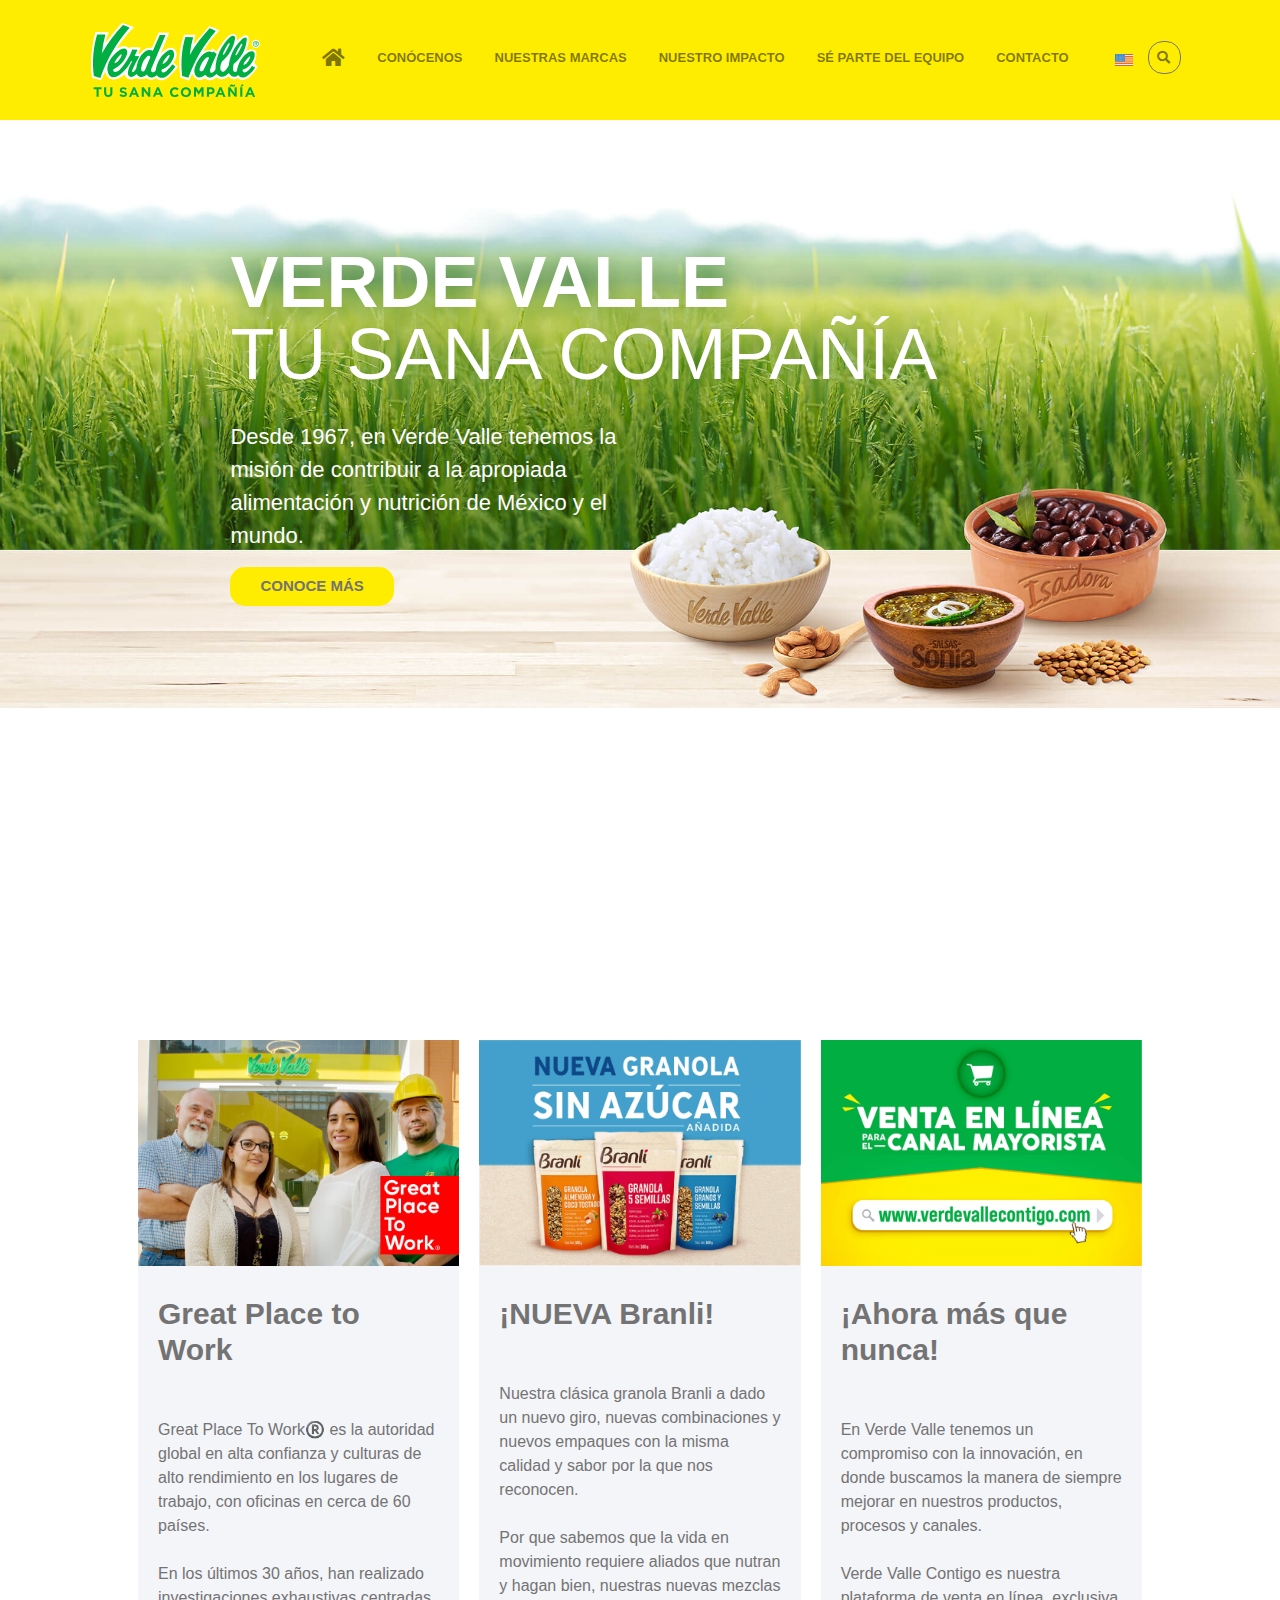
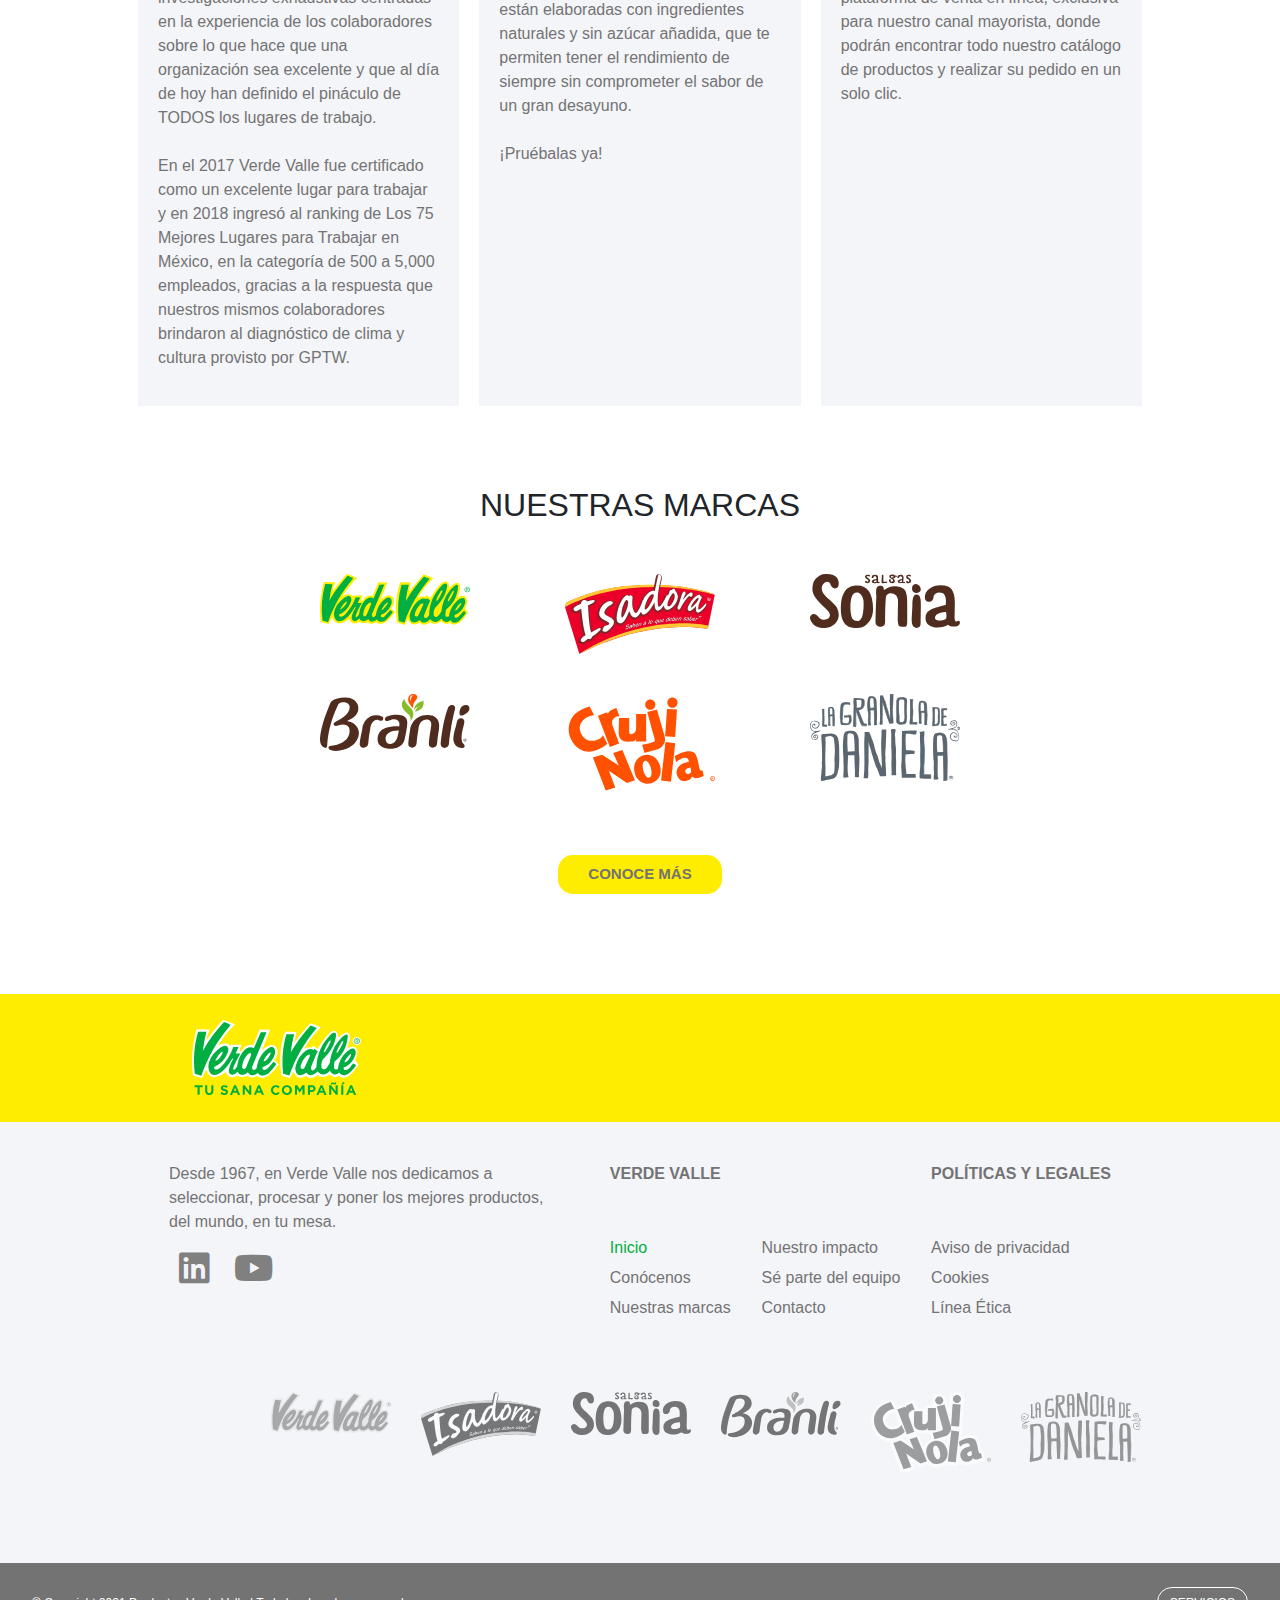
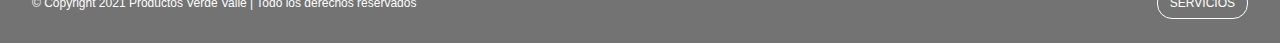
<file: index.html>
<!DOCTYPE html>
<html lang="en">
    <head>
        <meta charset="UTF-8">
        <meta http-equiv="X-UA-Compatible" content="IE=edge">
        <meta name="viewport" content="width=device-width, initial-scale=1.0">
        <link rel="stylesheet" href="https://maxcdn.bootstrapcdn.com/bootstrap/4.0.0/css/bootstrap.min.css" integrity="sha384-Gn5384xqQ1aoWXA+058RXPxPg6fy4IWvTNh0E263XmFcJlSAwiGgFAW/dAiS6JXm" crossorigin="anonymous">
        <link rel="stylesheet" href="https://cdnjs.cloudflare.com/ajax/libs/font-awesome/5.15.4/css/all.min.css" integrity="sha512-1ycn6IcaQQ40/MKBW2W4Rhis/DbILU74C1vSrLJxCq57o941Ym01SwNsOMqvEBFlcgUa6xLiPY/NS5R+E6ztJQ==" crossorigin="anonymous" referrerpolicy="no-referrer" />
        <link rel="stylesheet" href="style.css">
        <link rel="shortcut icon" href="img/favicon.png" type="image/x-icon">
        <title>Verde Villa - home</title>
    </head>
    <body>
        <nav class="navbar navbar-expand-lg navbar-light" data-toggle="affix">
            <div class="mx-auto mx-lg-0 d-sm-flex d-block flex-sm-nowrap menu-container">
                <a class="navbar-brand" href="index.html"><img src="img/Verde-Valle-logo.svg" alt="" class="logo-img"></a>
                <div class="icons-mobile">
                    <a href="#"><img src="img/us-flag.svg" alt="" class="us-flag"></a>
                    <a class="search-icon-mobile" href="#"><i class="fas fa-search"></i></a>
                     <button class="navbar-toggler" type="button" data-toggle="collapse" data-target="#navbarsExample11" aria-expanded="false" aria-label="Toggle navigation">
                    <span class="navbar-toggler-icon"></span>
                     </button>  
                </div>
            </div>
            <div class="collapse navbar-collapse text-center" id="navbarsExample11">
                    <ul class="navbar-nav">
                        <li class="nav-item">
                            <a class="nav-item nav-link icon-home" href="index.html"><i class="fas fa-home"></i></a>
                        </li>
                        <li class="nav-item">
                            <a class="nav-item nav-link" href="conocenos.html">conócenos</a>
                        </li>
                        <li class="nav-item">
                            <a class="nav-item nav-link" href="#">nuestras marcas</a>
                        </li>
                        <li class="nav-item">
                            <a class="nav-item nav-link" href="impacto.html">nuestro impacto</a>
                        </li>
                        <li class="nav-item" style="min-width: 118px;">
                            <a class="nav-item nav-link" href="equipo.html">sé parte del equipo</a>
                        </li>
                        <li class="nav-item">
                            <a class="nav-item nav-link" href="contacto.html">contacto</a>
                        </li>
                        <li class="nav-item icon-flag">
                            <a href="#"><img src="img/us-flag.svg" alt="" class="us-flag"></a>
                        </li>
                        <li class="nav-item icon-search">
                            <a class="nav-link search-icon" href="#"><i class="fas fa-search"></i></a>
                        </li>
                    </ul>
            </div>
        </nav>
        <div class="banner">
            <div class="banner-txt">
                <h1 class="banner-title">VERDE VALLE <br> <span class="banner-title-second">TU SANA COMPAÑÍA</span> </h1>
                <h2 class="banner-subtitle">Desde 1967, en Verde Valle tenemos la misión de contribuir a la apropiada alimentación y nutrición de México y el mundo.</h2>
                <a href="" class="btn-banner">conoce más</a> 
            </div>
        </div>
        <div class="section-noticias">
            <div class="noticia">
                <img src="img/Verde-Valle-noticias-Great-Place-to-Work.jpg" alt="" class="noticia-img">
                <h2 class="noticia-title">Great Place to Work</h2>
                <p class="noticia-txt">Great Place To Work®️ es la autoridad global en alta confianza y culturas de alto rendimiento en los lugares de trabajo, con oficinas en cerca de 60 países. <br><br>

                En los últimos 30 años, han realizado investigaciones exhaustivas centradas en la experiencia de los colaboradores sobre lo que hace que una organización sea excelente y que al día de hoy han definido el pináculo de TODOS los lugares de trabajo. <br><br>
                    
                En el 2017 Verde Valle fue certificado como un excelente lugar para trabajar y en 2018 ingresó al ranking de Los 75 Mejores Lugares para Trabajar en México, en la categoría de 500 a 5,000 empleados, gracias a la respuesta que nuestros mismos colaboradores brindaron al diagnóstico de clima y cultura provisto por GPTW.</p>
            </div>
            <div class="noticia">
                <img src="img/Branli-noticia-dos.jpg" alt="" class="noticia-img">
                <h2 class="noticia-title">¡NUEVA Branli!</h2>
                <p class="noticia-txt">Nuestra clásica granola Branli a dado un nuevo giro, nuevas combinaciones y nuevos empaques con la misma calidad y sabor por la que nos reconocen. <br><br>

                Por que sabemos que la vida en movimiento requiere aliados que nutran y hagan bien, nuestras nuevas mezclas están elaboradas con ingredientes naturales y sin azúcar añadida, que te permiten tener el rendimiento de siempre sin comprometer el sabor de un gran desayuno. <br><br>
                    
                ¡Pruébalas ya!</p>
            </div>
            <div class="noticia">
                <img src="img/VerdeValle-noticia-tres.jpg" alt="" class="noticia-img">
                <h2 class="noticia-title">¡Ahora más que nunca!</h2>
                <p class="noticia-txt">En Verde Valle tenemos un compromiso con la innovación, en donde buscamos la manera de siempre mejorar en nuestros productos, procesos y canales. <br><br>

                Verde Valle Contigo es nuestra plataforma de venta en línea, exclusiva para nuestro canal mayorista, donde podrán encontrar todo nuestro catálogo de productos y realizar su pedido en un solo clic.</p>
            </div>
        </div>

        <div class="marcas-container">
           <h2>NUESTRAS MARCAS</h2>
           <div class="section-marcas">
                <a href=""><img src="img/logos/marcas-verde-valle.svg" alt=""></a>
                <a href=""><img src="img/logos/Isadora-tagline-footer.svg" alt=""></a>
                <a href=""><img src="img/logos/marcas-salsas-sonia.svg" alt=""></a>
            </div>
            <div class="section-marcas">
                <a href=""><img src="img/logos/marcas-branli.svg" alt=""></a>
                <a href=""><img src="img/logos/marcas-crujinola.svg" alt=""></a>
                <a href=""><img src="img/logos/marcas-granola-de-daniela.svg" alt=""></a>
            </div>
            <a href="" class="btn-banner btn-conoce-mas mrg">conoce más</a> 
        </div>
        


        <div class="yellow-separator">
            <div class="yellow-sepatator-container">
               <a href="#"><img src="img/Verde-Valle-logo.svg" alt="" class="logo-img"> </a>
            </div>
        </div>
        <div class="footer">
            <div class="footer-info">
                <div class="footer-description">
                    <p>Desde 1967, en Verde Valle nos dedicamos a seleccionar, procesar y poner los mejores productos, del mundo, en tu mesa.</p>
                    <div>
                        <a href=""><i class="fab fa-linkedin icons-footer"></i></a>
                        <a href=""><i class="fab fa-youtube icons-footer"></i></a>
                    </div>
                </div>
                <div class="footer-links">
                    <p class="footer-title">VERDE VALLE</p>
                    <ul>
                        <li><a href="index.html" class="focus-link">Inicio</a></li>
                        <li><a href="">Conócenos</a></li>
                        <li><a href="">Nuestras marcas</a></li>
                    </ul>
                </div>
                <div class="footer-links-2">
                    <ul>
                        <li><a href="">Nuestro impacto</a></li>
                        <li><a href="equipo.html" >Sé parte del equipo</a></li>
                        <li><a href="contacto.html">Contacto</a></li>
                    </ul>
                </div>
                <div class="footer-links">
                    <p class="footer-title">POLÍTICAS Y LEGALES</p>
                    <ul>
                        <li><a href="">Aviso de privacidad</a></li>
                        <li><a href="">Cookies</a></li>
                        <li> <a href="">Línea Ética</a></li>
                    </ul>
                     
                </div>
            </div>
            <div class="footer-brands">
                <a href=""><img src="img/logos/marcas-verde-valle.svg" alt=""></a>
                <a href=""><img src="img/logos/Isadora-tagline-footer.svg" alt=""></a>
                <a href=""><img src="img/logos/marcas-salsas-sonia.svg" alt=""></a>
                <a href=""><img src="img/logos/marcas-branli.svg" alt=""></a>
                <a href=""><img src="img/logos/marcas-crujinola.svg" alt=""></a>
                <a href=""><img src="img/logos/marcas-granola-de-daniela.svg" alt=""></a>
            </div>
        </div>
        <div class="copyright">
            <div class="section-copyright">
                <p>© Copyright 2021 Productos Verde Valle  <span class="footer-separator">|</span>    Todo los derechos reservados</p>
                <a href="" class="btn-services">servicios</a>
            </div>
        </div>



        
        
        
        
        
        <script src="https://code.jquery.com/jquery-3.2.1.slim.min.js" integrity="sha384-KJ3o2DKtIkvYIK3UENzmM7KCkRr/rE9/Qpg6aAZGJwFDMVNA/GpGFF93hXpG5KkN" crossorigin="anonymous"></script>
        <script src="https://cdnjs.cloudflare.com/ajax/libs/popper.js/1.12.9/umd/popper.min.js" integrity="sha384-ApNbgh9B+Y1QKtv3Rn7W3mgPxhU9K/ScQsAP7hUibX39j7fakFPskvXusvfa0b4Q" crossorigin="anonymous"></script>
        <script src="https://maxcdn.bootstrapcdn.com/bootstrap/4.0.0/js/bootstrap.min.js" integrity="sha384-JZR6Spejh4U02d8jOt6vLEHfe/JQGiRRSQQxSfFWpi1MquVdAyjUar5+76PVCmYl" crossorigin="anonymous"></script>
    </body>
</html>
</file>
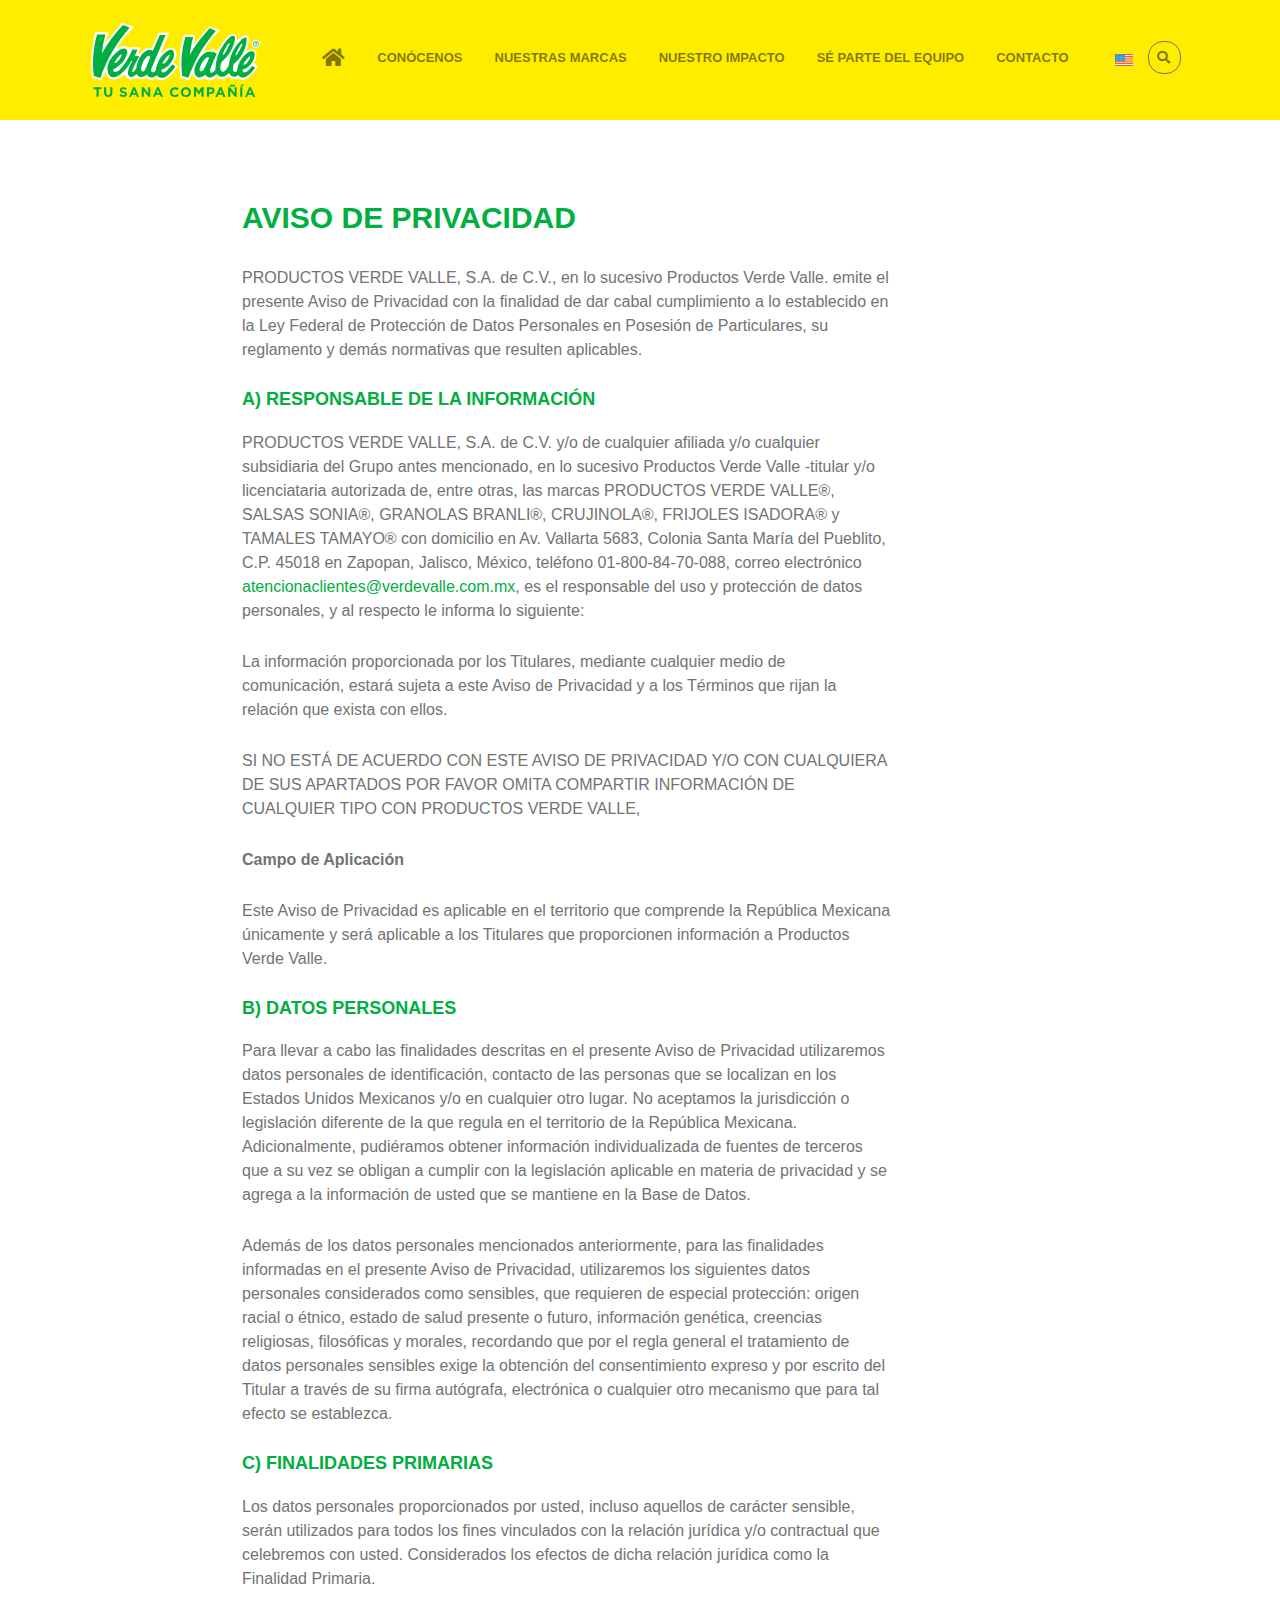
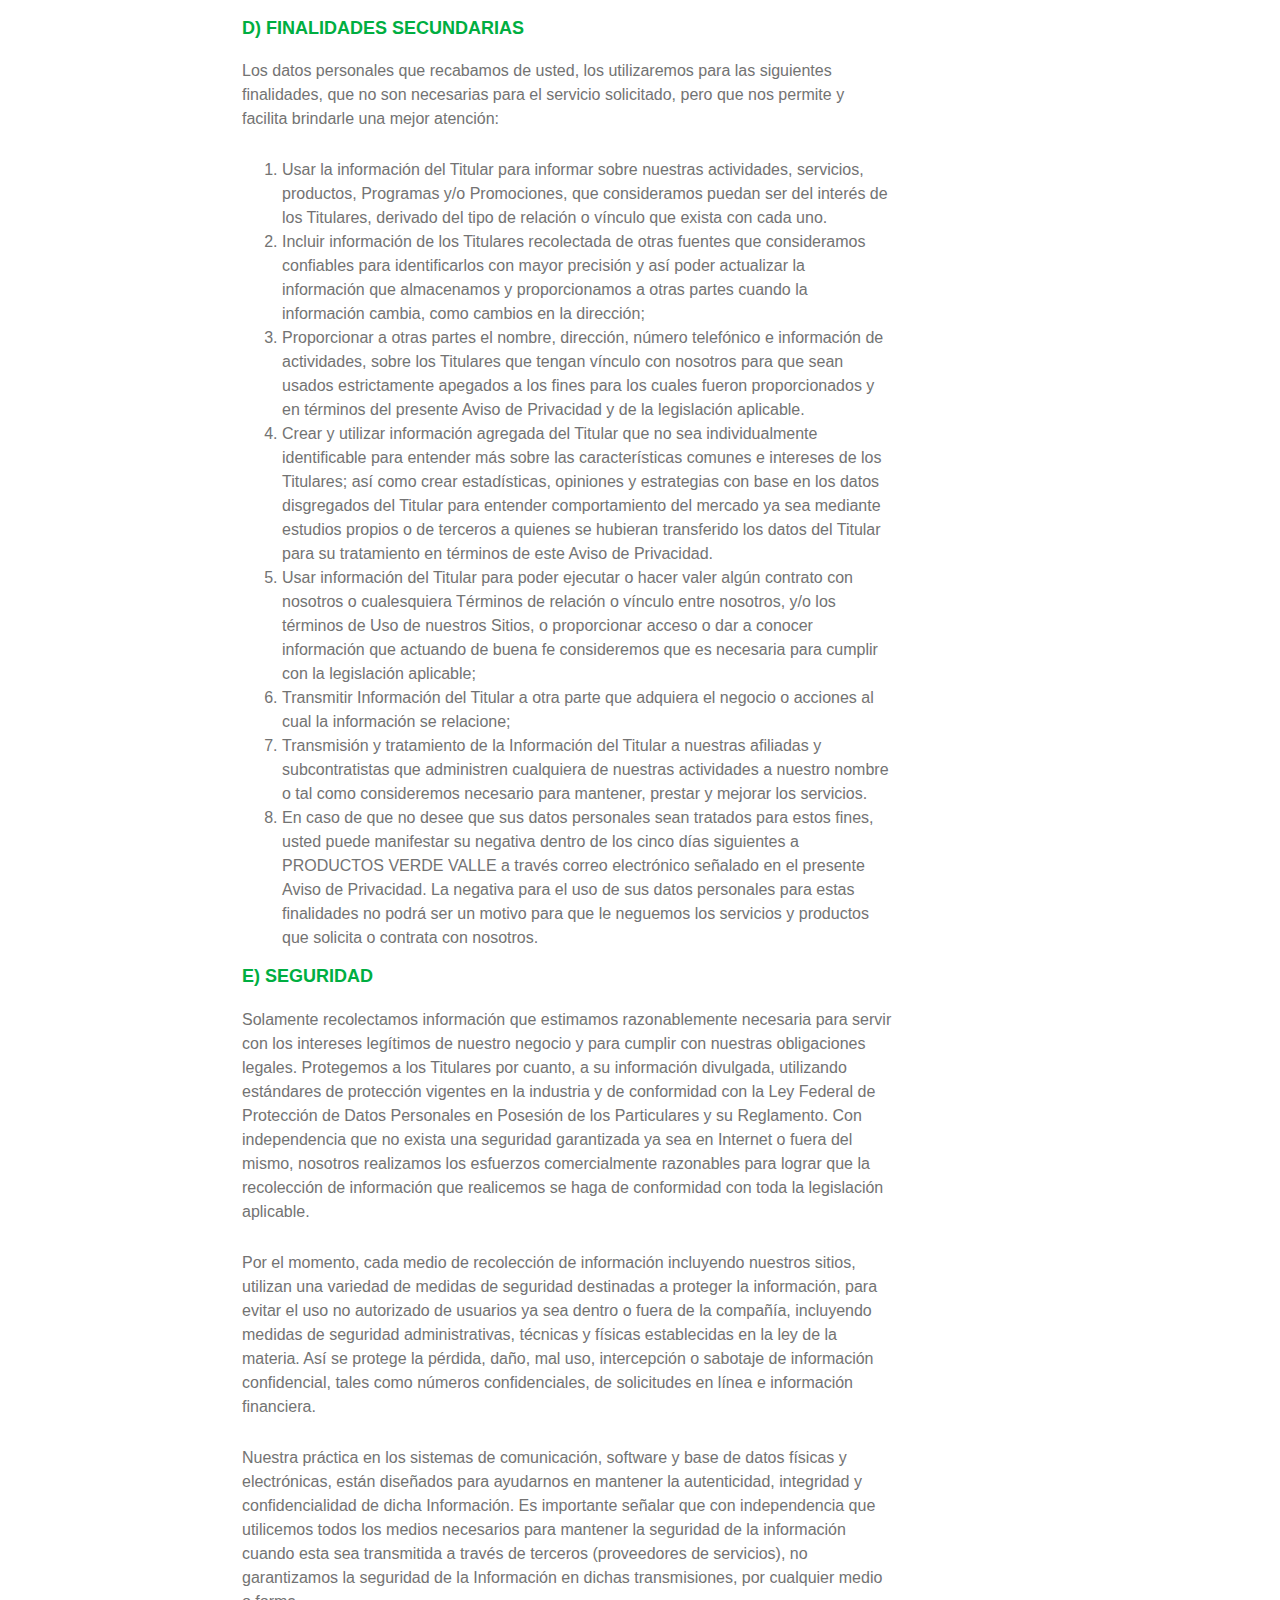
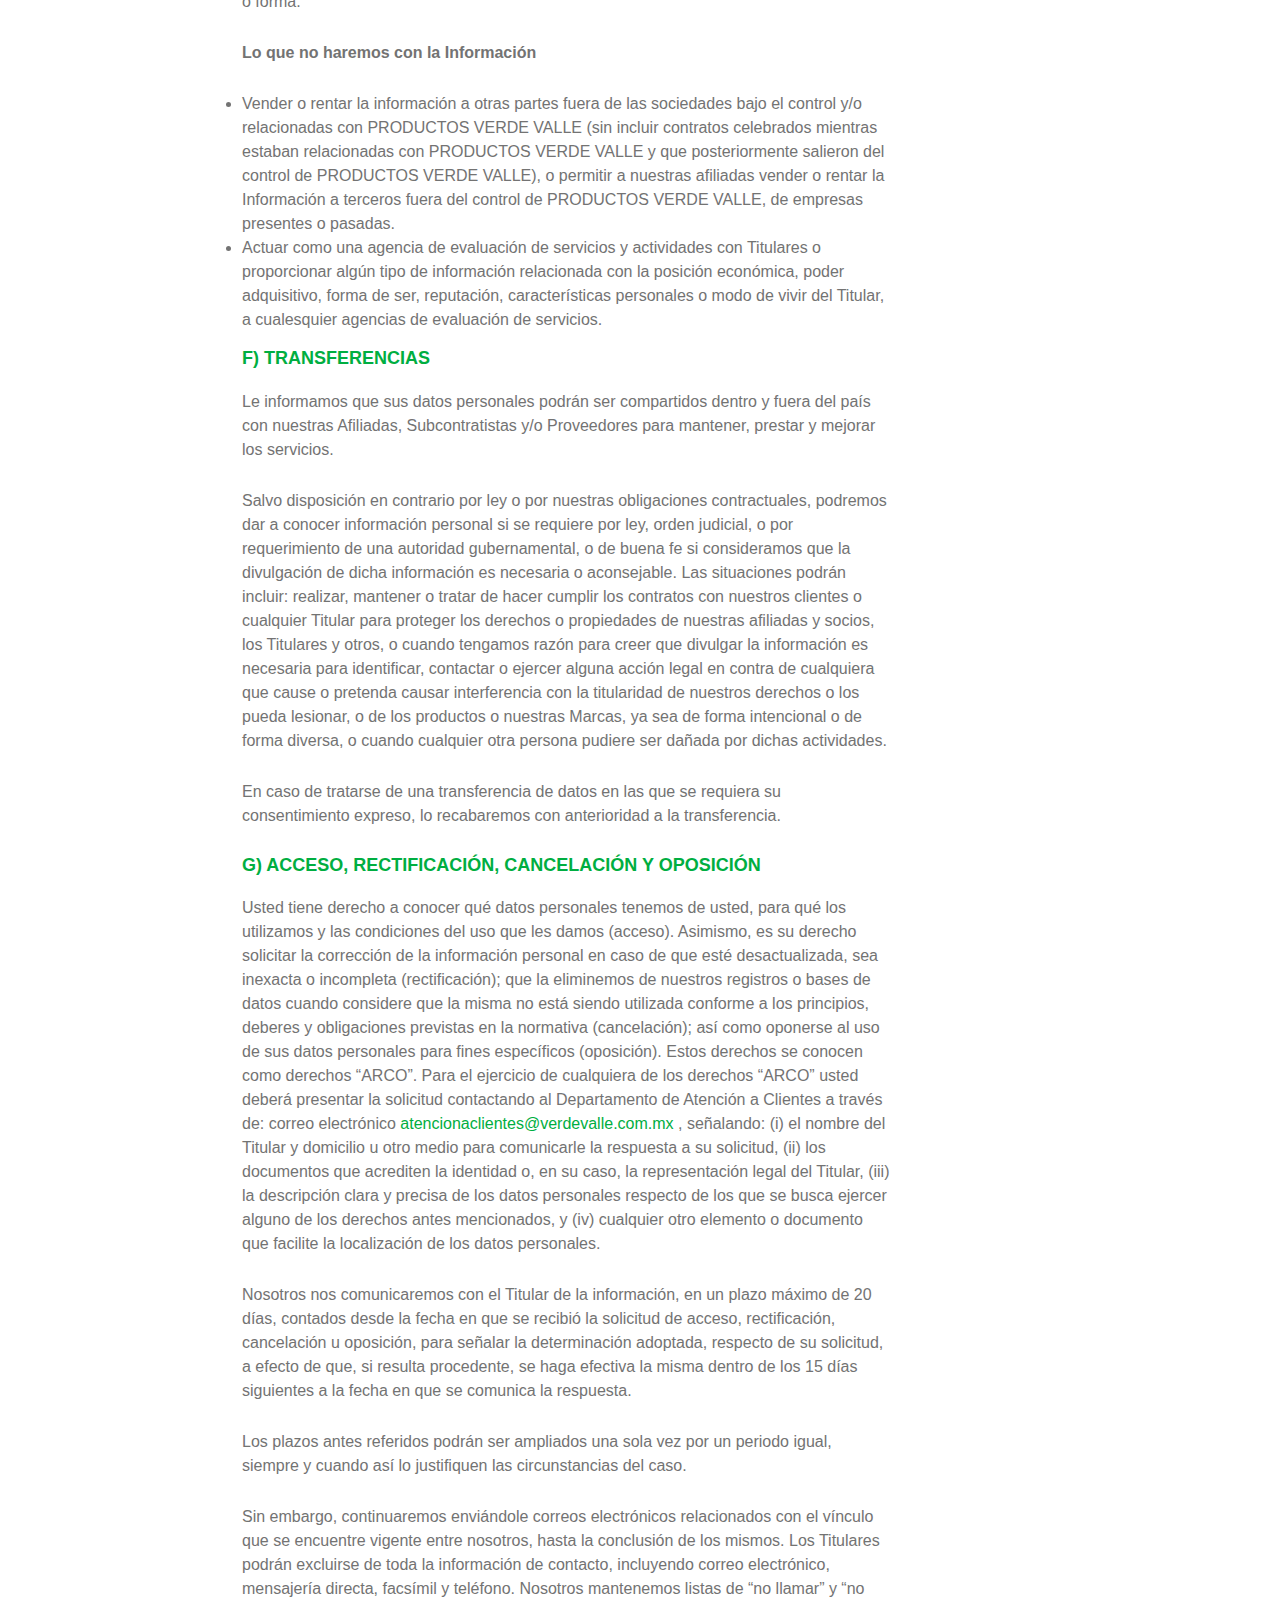
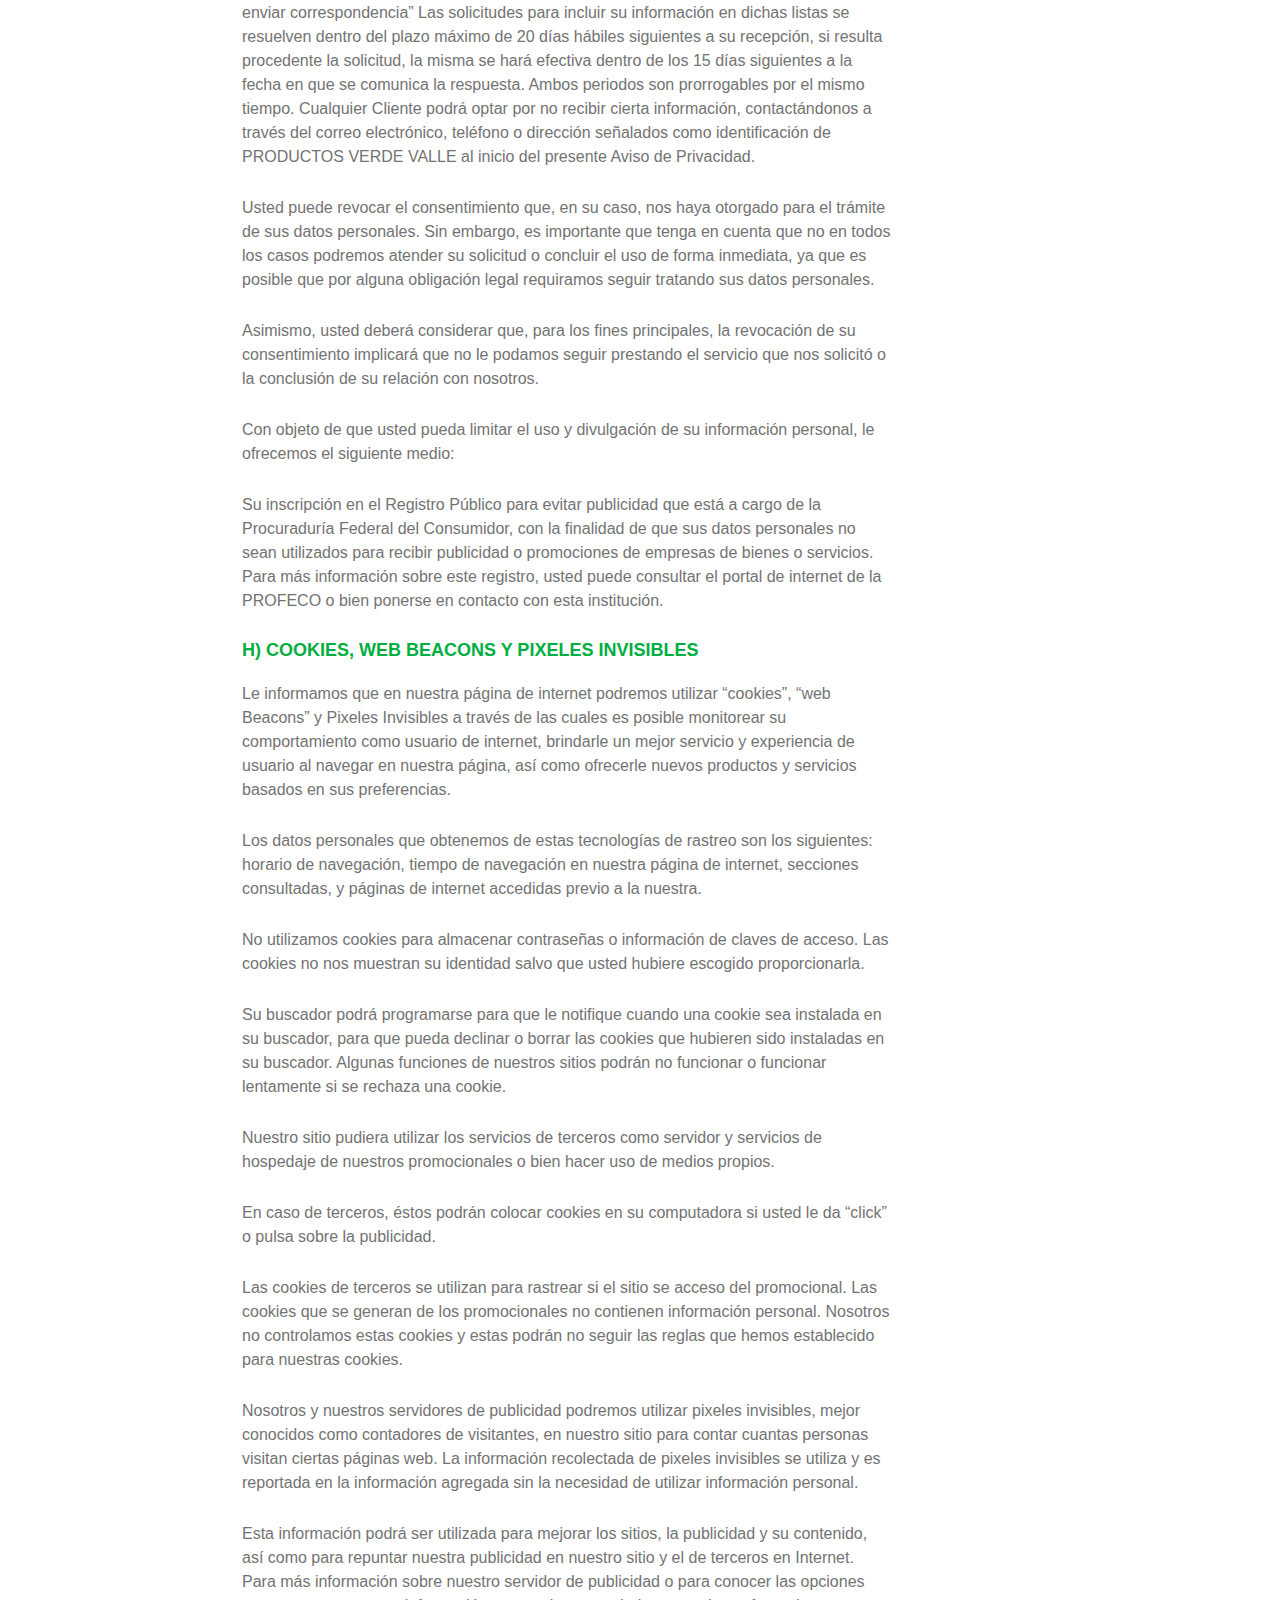
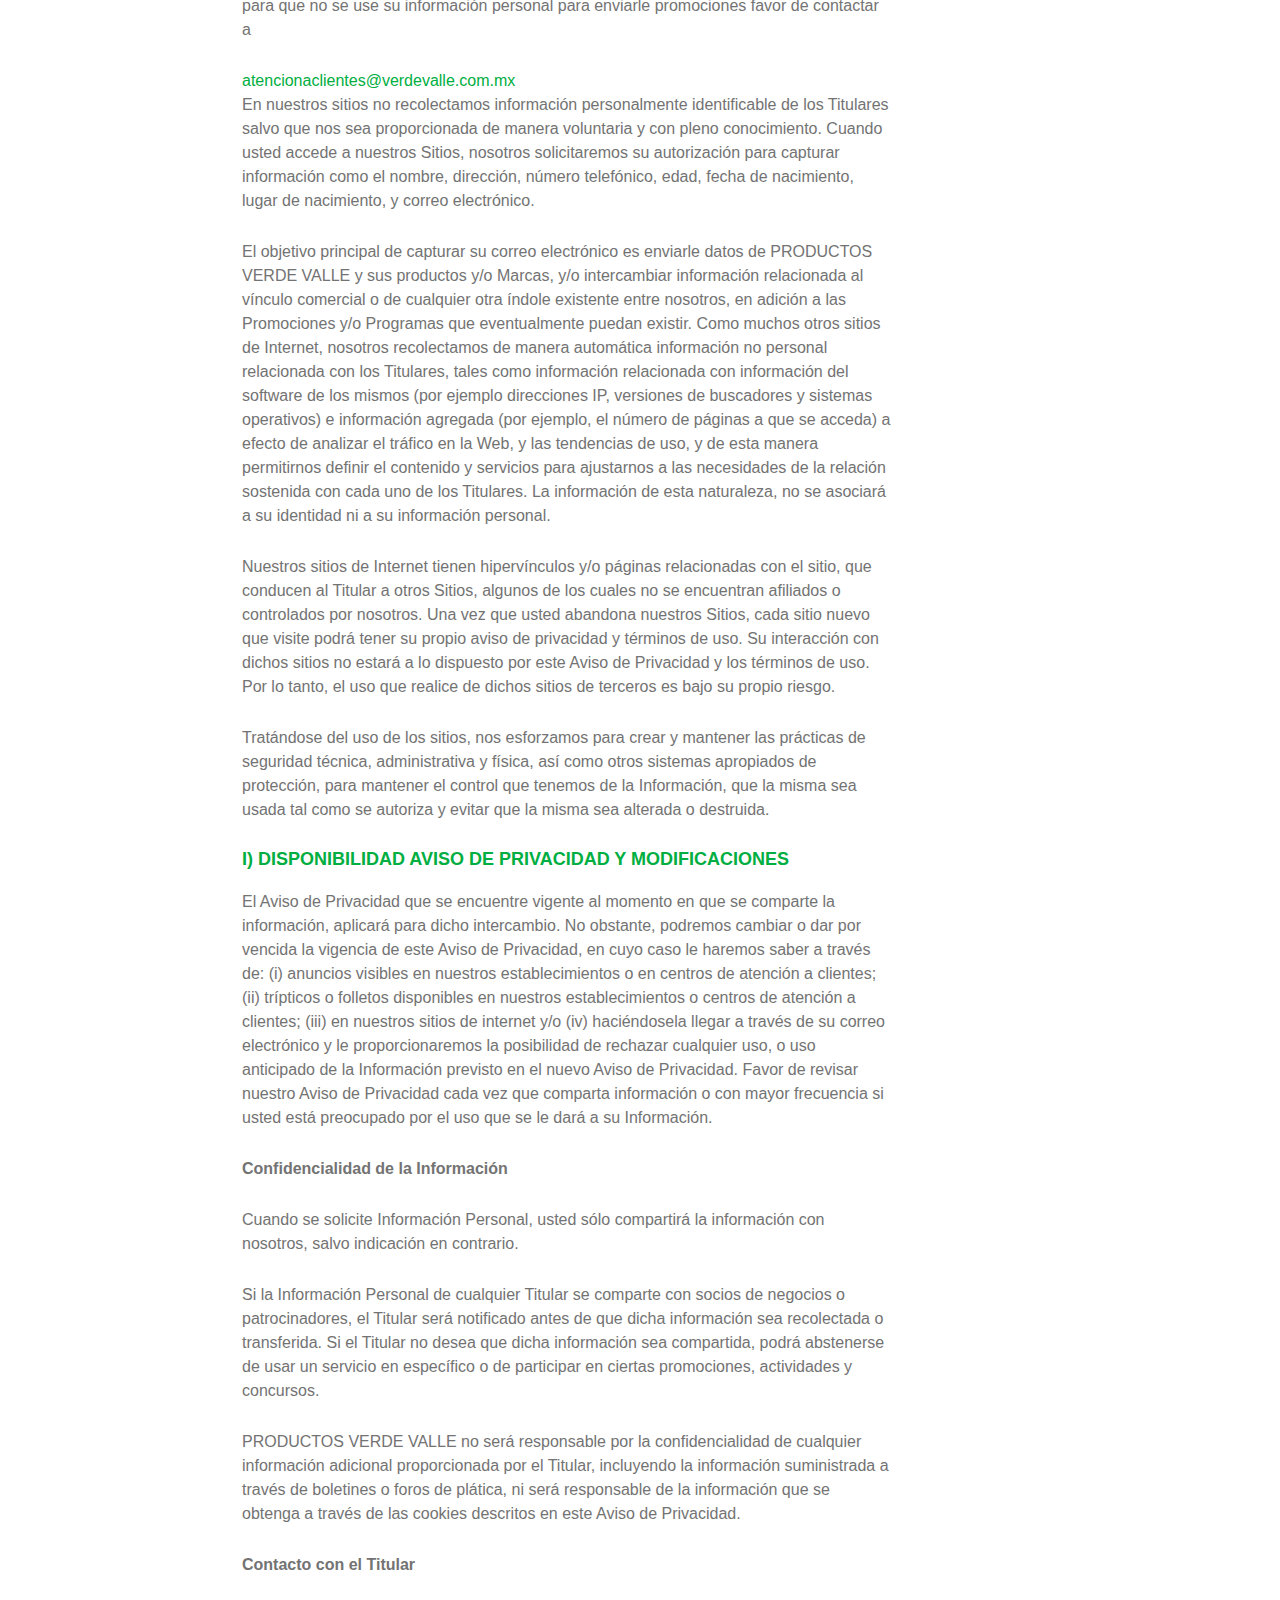
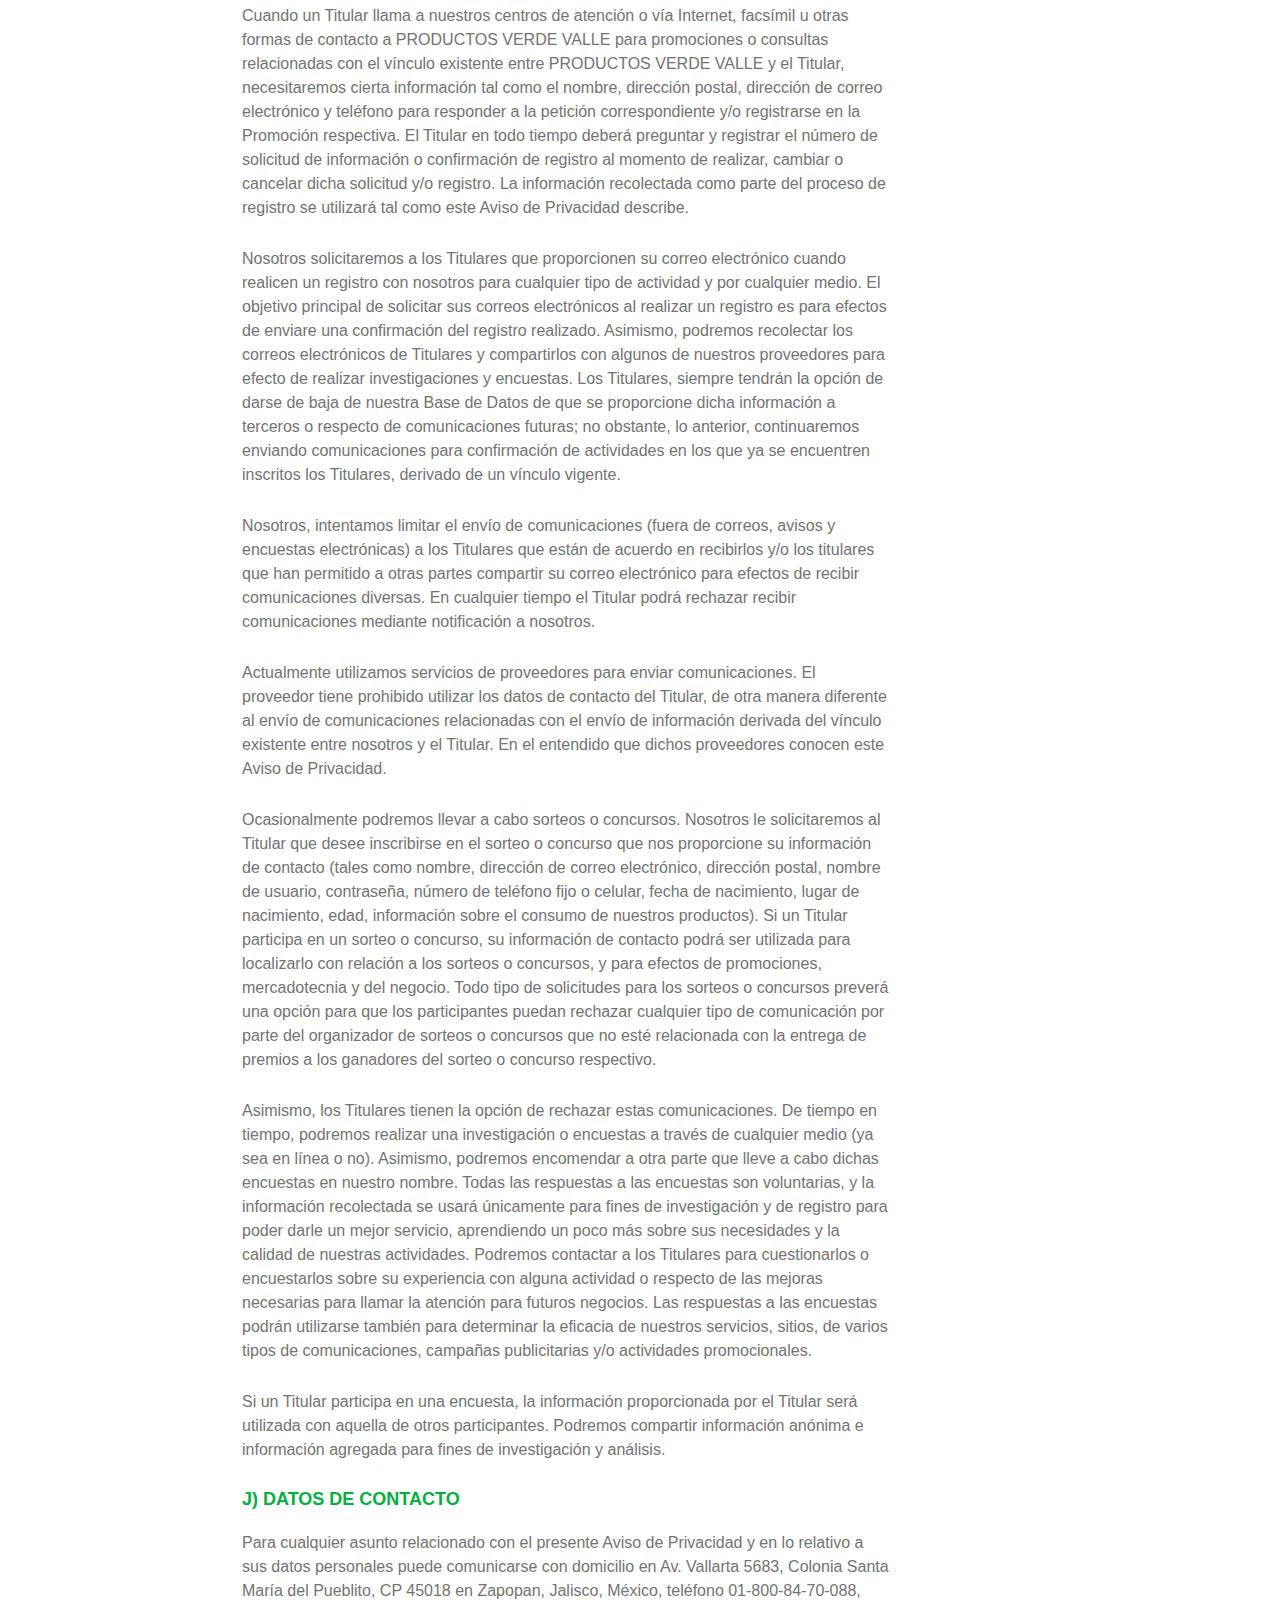
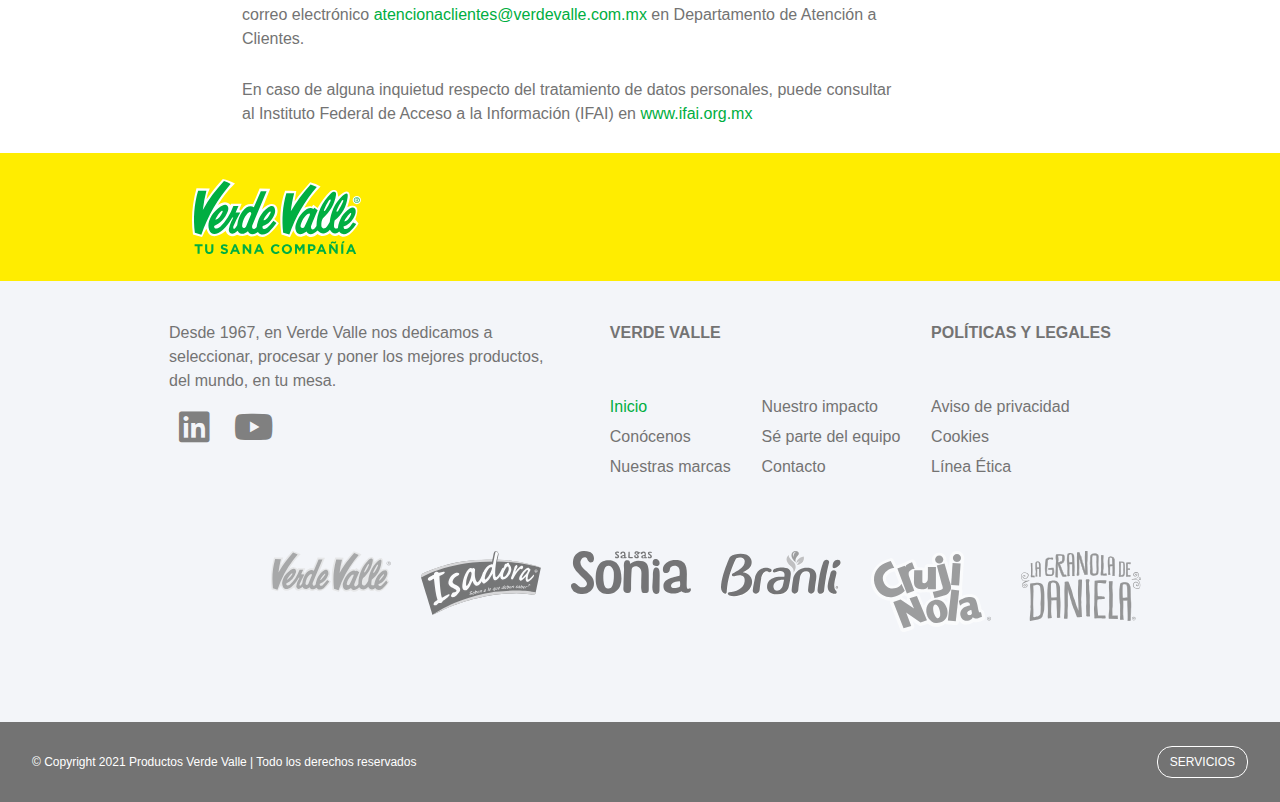
<file: aviso-de-privacidad.html>
<!DOCTYPE html>
<html lang="en">
    <head>
        <meta charset="UTF-8">
        <meta http-equiv="X-UA-Compatible" content="IE=edge">
        <meta name="viewport" content="width=device-width, initial-scale=1.0">
        <link rel="stylesheet" href="https://maxcdn.bootstrapcdn.com/bootstrap/4.0.0/css/bootstrap.min.css" integrity="sha384-Gn5384xqQ1aoWXA+058RXPxPg6fy4IWvTNh0E263XmFcJlSAwiGgFAW/dAiS6JXm" crossorigin="anonymous">
        <link rel="stylesheet" href="https://cdnjs.cloudflare.com/ajax/libs/font-awesome/5.15.4/css/all.min.css" integrity="sha512-1ycn6IcaQQ40/MKBW2W4Rhis/DbILU74C1vSrLJxCq57o941Ym01SwNsOMqvEBFlcgUa6xLiPY/NS5R+E6ztJQ==" crossorigin="anonymous" referrerpolicy="no-referrer" />
        <link rel="stylesheet" href="style.css">
        <link rel="shortcut icon" href="img/favicon.png" type="image/x-icon">
        <title>Verde Villa - home</title>
    </head>
    <body>
        <nav class="navbar navbar-expand-lg navbar-light" data-toggle="affix">
            <div class="mx-auto mx-lg-0 d-sm-flex d-block flex-sm-nowrap menu-container">
                <a class="navbar-brand" href="index.html"><img src="img/Verde-Valle-logo.svg" alt="" class="logo-img"></a>
                <div class="icons-mobile">
                    <a href="#"><img src="img/us-flag.svg" alt="" class="us-flag"></a>
                    <a class="search-icon-mobile" href="#"><i class="fas fa-search"></i></a>
                     <button class="navbar-toggler" type="button" data-toggle="collapse" data-target="#navbarsExample11" aria-expanded="false" aria-label="Toggle navigation">
                    <span class="navbar-toggler-icon"></span>
                     </button>  
                </div>
            </div>
            <div class="collapse navbar-collapse text-center" id="navbarsExample11">
                    <ul class="navbar-nav">
                        <li class="nav-item">
                            <a class="nav-item nav-link icon-home" href="index.html"><i class="fas fa-home"></i></a>
                        </li>
                        <li class="nav-item">
                            <a class="nav-item nav-link" href="conocenos.html">conócenos</a>
                        </li>
                        <li class="nav-item">
                            <a class="nav-item nav-link" href="#">nuestras marcas</a>
                        </li>
                        <li class="nav-item">
                            <a class="nav-item nav-link" href="impacto.html">nuestro impacto</a>
                        </li>
                        <li class="nav-item" style="min-width: 118px;">
                            <a class="nav-item nav-link" href="equipo.html">sé parte del equipo</a>
                        </li>
                        <li class="nav-item">
                            <a class="nav-item nav-link" href="contacto.html">contacto</a>
                        </li>
                        <li class="nav-item icon-flag">
                            <a href="#"><img src="img/us-flag.svg" alt="" class="us-flag"></a>
                        </li>
                        <li class="nav-item icon-search">
                            <a class="nav-link search-icon" href="#"><i class="fas fa-search"></i></a>
                        </li>
                    </ul>
            </div>
        </nav>
       <div class="container-privacidad">
          <div class="aviso-de-privacidad">
            <h2>AVISO DE PRIVACIDAD</h2>
            <p>PRODUCTOS VERDE VALLE, S.A. de C.V., en lo sucesivo Productos Verde Valle. emite el presente Aviso de Privacidad con la finalidad de dar cabal cumplimiento a lo establecido en la Ley Federal de Protección de Datos Personales en Posesión de Particulares, su reglamento y demás normativas que resulten aplicables.</p>
            <h3 class="privacidad-subtitles">A) RESPONSABLE DE LA INFORMACIÓN</h3>
            <p>PRODUCTOS VERDE VALLE, S.A. de C.V. y/o de cualquier afiliada y/o cualquier subsidiaria del Grupo antes mencionado, en lo sucesivo Productos Verde Valle -titular y/o licenciataria autorizada de, entre otras, las marcas PRODUCTOS VERDE VALLE®, SALSAS SONIA®, GRANOLAS BRANLI®, CRUJINOLA®, FRIJOLES ISADORA® y TAMALES TAMAYO® con domicilio en Av. Vallarta 5683, Colonia Santa María del Pueblito, C.P. 45018 en Zapopan, Jalisco, México, teléfono 01-800-84-70-088, correo electrónico <a href="mailto:atencionaclientes@verdevalle.com.mx">atencionaclientes@verdevalle.com.mx</a>, es el responsable del uso y protección de datos personales, y al respecto le informa lo siguiente:</p>
            <p>La información proporcionada por los Titulares, mediante cualquier medio de comunicación, estará sujeta a este Aviso de Privacidad y a los Términos que rijan la relación que exista con ellos.</p>
            <p>SI NO ESTÁ DE ACUERDO CON ESTE AVISO DE PRIVACIDAD Y/O CON CUALQUIERA DE SUS APARTADOS POR FAVOR OMITA COMPARTIR INFORMACIÓN DE CUALQUIER TIPO CON PRODUCTOS VERDE VALLE,</p>
            <p class="bold-txt">Campo de Aplicación</p>
            <p>Este Aviso de Privacidad es aplicable en el territorio que comprende la República Mexicana únicamente y será aplicable a los Titulares que proporcionen información a Productos Verde Valle.</p>
            <h3 class="privacidad-subtitles">B) DATOS PERSONALES</h3>
            <p>Para llevar a cabo las finalidades descritas en el presente Aviso de Privacidad utilizaremos datos personales de identificación, contacto de las personas que se localizan en los Estados Unidos Mexicanos y/o en cualquier otro lugar. No aceptamos la jurisdicción o legislación diferente de la que regula en el territorio de la República Mexicana. Adicionalmente, pudiéramos obtener información individualizada de fuentes de terceros que a su vez se obligan a cumplir con la legislación aplicable en materia de privacidad y se agrega a la información de usted que se mantiene en la Base de Datos.</p>
            <p>Además de los datos personales mencionados anteriormente, para las finalidades informadas en el presente Aviso de Privacidad, utilizaremos los siguientes datos personales considerados como sensibles, que requieren de especial protección: origen racial o étnico, estado de salud presente o futuro, información genética, creencias religiosas, filosóficas y morales, recordando que por el regla general el tratamiento de datos personales sensibles exige la obtención del consentimiento expreso y por escrito del Titular a través de su firma autógrafa, electrónica o cualquier otro mecanismo que para tal efecto se establezca.</p>
            <h3 class="privacidad-subtitles">C) FINALIDADES PRIMARIAS</h3>
            <p>Los datos personales proporcionados por usted, incluso aquellos de carácter sensible, serán utilizados para todos los fines vinculados con la relación jurídica y/o contractual que celebremos con usted. Considerados los efectos de dicha relación jurídica como la Finalidad Primaria.</p>
            <h3 class="privacidad-subtitles">D) FINALIDADES SECUNDARIAS</h3>
            <p>Los datos personales que recabamos de usted, los utilizaremos para las siguientes finalidades, que no son necesarias para el servicio solicitado, pero que nos permite y facilita brindarle una mejor atención:</p>
            <ol>
                <li>Usar la información del Titular para informar sobre nuestras actividades, servicios, productos, Programas y/o Promociones, que consideramos puedan ser del interés de los Titulares, derivado del tipo de relación o vínculo que exista con cada uno.</li>
                <li>Incluir información de los Titulares recolectada de otras fuentes que consideramos confiables para identificarlos con mayor precisión y así poder actualizar la información que almacenamos y proporcionamos a otras partes cuando la información cambia, como cambios en la dirección;</li>
                <li>Proporcionar a otras partes el nombre, dirección, número telefónico e información de actividades, sobre los Titulares que tengan vínculo con nosotros para que sean usados estrictamente apegados a los fines para los cuales fueron proporcionados y en términos del presente Aviso de Privacidad y de la legislación aplicable.</li>
                <li>Crear y utilizar información agregada del Titular que no sea individualmente identificable para entender más sobre las características comunes e intereses de los Titulares; así como crear estadísticas, opiniones y estrategias con base en los datos disgregados del Titular para entender comportamiento del mercado ya sea mediante estudios propios o de terceros a quienes se hubieran transferido los datos del Titular para su tratamiento en términos de este Aviso de Privacidad.</li>
                <li>Usar información del Titular para poder ejecutar o hacer valer algún contrato con nosotros o cualesquiera Términos de relación o vínculo entre nosotros, y/o los términos de Uso de nuestros Sitios, o proporcionar acceso o dar a conocer información que actuando de buena fe consideremos que es necesaria para cumplir con la legislación aplicable;</li>
                <li>Transmitir Información del Titular a otra parte que adquiera el negocio o acciones al cual la información se relacione;</li>
                <li>Transmisión y tratamiento de la Información del Titular a nuestras afiliadas y subcontratistas que administren cualquiera de nuestras actividades a nuestro nombre o tal como consideremos necesario para mantener, prestar y mejorar los servicios.</li>
                <li>En caso de que no desee que sus datos personales sean tratados para estos fines, usted puede manifestar su negativa dentro de los cinco días siguientes a PRODUCTOS VERDE VALLE a través correo electrónico señalado en el presente Aviso de Privacidad. La negativa para el uso de sus datos personales para estas finalidades no podrá ser un motivo para que le neguemos los servicios y productos que solicita o contrata con nosotros.</li>
            </ol>
            <h3 class="privacidad-subtitles">E) SEGURIDAD</h3>
            <p>Solamente recolectamos información que estimamos razonablemente necesaria para servir con los intereses legítimos de nuestro negocio y para cumplir con nuestras obligaciones legales. Protegemos a los Titulares por cuanto, a su información divulgada, utilizando estándares de protección vigentes en la industria y de conformidad con la Ley Federal de Protección de Datos Personales en Posesión de los Particulares y su Reglamento. Con independencia que no exista una seguridad garantizada ya sea en Internet o fuera del mismo, nosotros realizamos los esfuerzos comercialmente razonables para lograr que la recolección de información que realicemos se haga de conformidad con toda la legislación aplicable.</p>
            <p>Por el momento, cada medio de recolección de información incluyendo nuestros sitios, utilizan una variedad de medidas de seguridad destinadas a proteger la información, para evitar el uso no autorizado de usuarios ya sea dentro o fuera de la compañía, incluyendo medidas de seguridad administrativas, técnicas y físicas establecidas en la ley de la materia. Así se protege la pérdida, daño, mal uso, intercepción o sabotaje de información confidencial, tales como números confidenciales, de solicitudes en línea e información financiera.</p>
            <p>Nuestra práctica en los sistemas de comunicación, software y base de datos físicas y electrónicas, están diseñados para ayudarnos en mantener la autenticidad, integridad y confidencialidad de dicha Información. Es importante señalar que con independencia que utilicemos todos los medios necesarios para mantener la seguridad de la información cuando esta sea transmitida a través de terceros (proveedores de servicios), no garantizamos la seguridad de la Información en dichas transmisiones, por cualquier medio o forma.</p>
            <p class="bold-txt">Lo que no haremos con la Información</p>
            <ul>
                <li>Vender o rentar la información a otras partes fuera de las sociedades bajo el control y/o relacionadas con PRODUCTOS VERDE VALLE (sin incluir contratos celebrados mientras estaban relacionadas con PRODUCTOS VERDE VALLE y que posteriormente salieron del control de PRODUCTOS VERDE VALLE), o permitir a nuestras afiliadas vender o rentar la Información a terceros fuera del control de PRODUCTOS VERDE VALLE, de empresas presentes o pasadas.</li>
                <li>Actuar como una agencia de evaluación de servicios y actividades con Titulares o proporcionar algún tipo de información relacionada con la posición económica, poder adquisitivo, forma de ser, reputación, características personales o modo de vivir del Titular, a cualesquier agencias de evaluación de servicios.</li>
            </ul>
            <h3 class="privacidad-subtitles">F) TRANSFERENCIAS</h3>
            <p>Le informamos que sus datos personales podrán ser compartidos dentro y fuera del país con nuestras Afiliadas, Subcontratistas y/o Proveedores para mantener, prestar y mejorar los servicios.</p>
            <p>Salvo disposición en contrario por ley o por nuestras obligaciones contractuales, podremos dar a conocer información personal si se requiere por ley, orden judicial, o por requerimiento de una autoridad gubernamental, o de buena fe si consideramos que la divulgación de dicha información es necesaria o aconsejable. Las situaciones podrán incluir: realizar, mantener o tratar de hacer cumplir los contratos con nuestros clientes o cualquier Titular para proteger los derechos o propiedades de nuestras afiliadas y socios, los Titulares y otros, o cuando tengamos razón para creer que divulgar la información es necesaria para identificar, contactar o ejercer alguna acción legal en contra de cualquiera que cause o pretenda causar interferencia con la titularidad de nuestros derechos o los pueda lesionar, o de los productos o nuestras Marcas, ya sea de forma intencional o de forma diversa, o cuando cualquier otra persona pudiere ser dañada por dichas actividades.</p>
            <p>En caso de tratarse de una transferencia de datos en las que se requiera su consentimiento expreso, lo recabaremos con anterioridad a la transferencia.</p>
            <h3 class="privacidad-subtitles">G) ACCESO, RECTIFICACIÓN, CANCELACIÓN Y OPOSICIÓN</h3>
            <p>Usted tiene derecho a conocer qué datos personales tenemos de usted, para qué los utilizamos y las condiciones del uso que les damos (acceso). Asimismo, es su derecho solicitar la corrección de la información personal en caso de que esté desactualizada, sea inexacta o incompleta (rectificación); que la eliminemos de nuestros registros o bases de datos cuando considere que la misma no está siendo utilizada conforme a los principios, deberes y obligaciones previstas en la normativa (cancelación); así como oponerse al uso de sus datos personales para fines específicos (oposición). Estos derechos se conocen como derechos “ARCO”. Para el ejercicio de cualquiera de los derechos “ARCO” usted deberá presentar la solicitud contactando al Departamento de Atención a Clientes a través de: correo electrónico <a href="mailto:atencionaclientes@verdevalle.com.mx">atencionaclientes@verdevalle.com.mx</a> , señalando: (i) el nombre del Titular y domicilio u otro medio para comunicarle la respuesta a su solicitud, (ii) los documentos que acrediten la identidad o, en su caso, la representación legal del Titular, (iii) la descripción clara y precisa de los datos personales respecto de los que se busca ejercer alguno de los derechos antes mencionados, y (iv) cualquier otro elemento o documento que facilite la localización de los datos personales.</p>
            <p>Nosotros nos comunicaremos con el Titular de la información, en un plazo máximo de 20 días, contados desde la fecha en que se recibió la solicitud de acceso, rectificación, cancelación u oposición, para señalar la determinación adoptada, respecto de su solicitud, a efecto de que, si resulta procedente, se haga efectiva la misma dentro de los 15 días siguientes a la fecha en que se comunica la respuesta.</p>
            <p>Los plazos antes referidos podrán ser ampliados una sola vez por un periodo igual, siempre y cuando así lo justifiquen las circunstancias del caso.</p>
            <p>Sin embargo, continuaremos enviándole correos electrónicos relacionados con el vínculo que se encuentre vigente entre nosotros, hasta la conclusión de los mismos. Los Titulares podrán excluirse de toda la información de contacto, incluyendo correo electrónico, mensajería directa, facsímil y teléfono. Nosotros mantenemos listas de “no llamar” y “no enviar correspondencia” Las solicitudes para incluir su información en dichas listas se resuelven dentro del plazo máximo de 20 días hábiles siguientes a su recepción, si resulta procedente la solicitud, la misma se hará efectiva dentro de los 15 días siguientes a la fecha en que se comunica la respuesta. Ambos periodos son prorrogables por el mismo tiempo. Cualquier Cliente podrá optar por no recibir cierta información, contactándonos a través del correo electrónico, teléfono o dirección señalados como identificación de PRODUCTOS VERDE VALLE al inicio del presente Aviso de Privacidad.</p>
            <p>Usted puede revocar el consentimiento que, en su caso, nos haya otorgado para el trámite de sus datos personales. Sin embargo, es importante que tenga en cuenta que no en todos los casos podremos atender su solicitud o concluir el uso de forma inmediata, ya que es posible que por alguna obligación legal requiramos seguir tratando sus datos personales.</p>
            <p>Asimismo, usted deberá considerar que, para los fines principales, la revocación de su consentimiento implicará que no le podamos seguir prestando el servicio que nos solicitó o la conclusión de su relación con nosotros.</p>
            <p>Con objeto de que usted pueda limitar el uso y divulgación de su información personal, le ofrecemos el siguiente medio:</p>
            <p>Su inscripción en el Registro Público para evitar publicidad que está a cargo de la Procuraduría Federal del Consumidor, con la finalidad de que sus datos personales no sean utilizados para recibir publicidad o promociones de empresas de bienes o servicios. Para más información sobre este registro, usted puede consultar el portal de internet de la PROFECO o bien ponerse en contacto con esta institución.</p>
            <h3 class="privacidad-subtitles">H) COOKIES, WEB BEACONS Y PIXELES INVISIBLES</h3>
            <p>Le informamos que en nuestra página de internet podremos utilizar “cookies”, “web Beacons” y Pixeles Invisibles a través de las cuales es posible monitorear su comportamiento como usuario de internet, brindarle un mejor servicio y experiencia de usuario al navegar en nuestra página, así como ofrecerle nuevos productos y servicios basados en sus preferencias.</p>
            <p>Los datos personales que obtenemos de estas tecnologías de rastreo son los siguientes: horario de navegación, tiempo de navegación en nuestra página de internet, secciones consultadas, y páginas de internet accedidas previo a la nuestra.</p>
            <p>No utilizamos cookies para almacenar contraseñas o información de claves de acceso. Las cookies no nos muestran su identidad salvo que usted hubiere escogido proporcionarla.</p>
            <p>Su buscador podrá programarse para que le notifique cuando una cookie sea instalada en su buscador, para que pueda declinar o borrar las cookies que hubieren sido instaladas en su buscador. Algunas funciones de nuestros sitios podrán no funcionar o funcionar lentamente si se rechaza una cookie.</p>
            <p>Nuestro sitio pudiera utilizar los servicios de terceros como servidor y servicios de hospedaje de nuestros promocionales o bien hacer uso de medios propios.</p>
            <p>En caso de terceros, éstos podrán colocar cookies en su computadora si usted le da “click” o pulsa sobre la publicidad.</p>
            <p>Las cookies de terceros se utilizan para rastrear si el sitio se acceso del promocional. Las cookies que se generan de los promocionales no contienen información personal. Nosotros no controlamos estas cookies y estas podrán no seguir las reglas que hemos establecido para nuestras cookies.</p>
            <p>Nosotros y nuestros servidores de publicidad podremos utilizar pixeles invisibles, mejor conocidos como contadores de visitantes, en nuestro sitio para contar cuantas personas visitan ciertas páginas web. La información recolectada de pixeles invisibles se utiliza y es reportada en la información agregada sin la necesidad de utilizar información personal.</p>
            <p>Esta información podrá ser utilizada para mejorar los sitios, la publicidad y su contenido, así como para repuntar nuestra publicidad en nuestro sitio y el de terceros en Internet. Para más información sobre nuestro servidor de publicidad o para conocer las opciones para que no se use su información personal para enviarle promociones favor de contactar a</p>
            <a href="mailto:atencionaclientes@verdevalle.com.mx">atencionaclientes@verdevalle.com.mx</a>
            <p>En nuestros sitios no recolectamos información personalmente identificable de los Titulares salvo que nos sea proporcionada de manera voluntaria y con pleno conocimiento. Cuando usted accede a nuestros Sitios, nosotros solicitaremos su autorización para capturar información como el nombre, dirección, número telefónico, edad, fecha de nacimiento, lugar de nacimiento, y correo electrónico.</p>
            <p>El objetivo principal de capturar su correo electrónico es enviarle datos de PRODUCTOS VERDE VALLE y sus productos y/o Marcas, y/o intercambiar información relacionada al vínculo comercial o de cualquier otra índole existente entre nosotros, en adición a las Promociones y/o Programas que eventualmente puedan existir. Como muchos otros sitios de Internet, nosotros recolectamos de manera automática información no personal relacionada con los Titulares, tales como información relacionada con información del software de los mismos (por ejemplo direcciones IP, versiones de buscadores y sistemas operativos) e información agregada (por ejemplo, el número de páginas a que se acceda) a efecto de analizar el tráfico en la Web, y las tendencias de uso, y de esta manera permitirnos definir el contenido y servicios para ajustarnos a las necesidades de la relación sostenida con cada uno de los Titulares. La información de esta naturaleza, no se asociará a su identidad ni a su información personal.</p>
            <p>Nuestros sitios de Internet tienen hipervínculos y/o páginas relacionadas con el sitio, que conducen al Titular a otros Sitios, algunos de los cuales no se encuentran afiliados o controlados por nosotros. Una vez que usted abandona nuestros Sitios, cada sitio nuevo que visite podrá tener su propio aviso de privacidad y términos de uso. Su interacción con dichos sitios no estará a lo dispuesto por este Aviso de Privacidad y los términos de uso. Por lo tanto, el uso que realice de dichos sitios de terceros es bajo su propio riesgo.</p>
            <p>Tratándose del uso de los sitios, nos esforzamos para crear y mantener las prácticas de seguridad técnica, administrativa y física, así como otros sistemas apropiados de protección, para mantener el control que tenemos de la Información, que la misma sea usada tal como se autoriza y evitar que la misma sea alterada o destruida.</p>
            <h3 class="privacidad-subtitles">I) DISPONIBILIDAD AVISO DE PRIVACIDAD Y MODIFICACIONES</h3>
            <p>El Aviso de Privacidad que se encuentre vigente al momento en que se comparte la información, aplicará para dicho intercambio. No obstante, podremos cambiar o dar por vencida la vigencia de este Aviso de Privacidad, en cuyo caso le haremos saber a través de: (i) anuncios visibles en nuestros establecimientos o en centros de atención a clientes; (ii) trípticos o folletos disponibles en nuestros establecimientos o centros de atención a clientes; (iii) en nuestros sitios de internet y/o (iv) haciéndosela llegar a través de su correo electrónico y le proporcionaremos la posibilidad de rechazar cualquier uso, o uso anticipado de la Información previsto en el nuevo Aviso de Privacidad. Favor de revisar nuestro Aviso de Privacidad cada vez que comparta información o con mayor frecuencia si usted está preocupado por el uso que se le dará a su Información.</p>
            <p class="bold-txt">Confidencialidad de la Información</p>
            <p>Cuando se solicite Información Personal, usted sólo compartirá la información con nosotros, salvo indicación en contrario.</p>
            <p>Si la Información Personal de cualquier Titular se comparte con socios de negocios o patrocinadores, el Titular será notificado antes de que dicha información sea recolectada o transferida. Si el Titular no desea que dicha información sea compartida, podrá abstenerse de usar un servicio en específico o de participar en ciertas promociones, actividades y concursos.</p>
            <p>PRODUCTOS VERDE VALLE no será responsable por la confidencialidad de cualquier información adicional proporcionada por el Titular, incluyendo la información suministrada a través de boletines o foros de plática, ni será responsable de la información que se obtenga a través de las cookies descritos en este Aviso de Privacidad.</p>
            <p class="bold-txt">Contacto con el Titular</p>
            <p>Cuando un Titular llama a nuestros centros de atención o vía Internet, facsímil u otras formas de contacto a PRODUCTOS VERDE VALLE para promociones o consultas relacionadas con el vínculo existente entre PRODUCTOS VERDE VALLE y el Titular, necesitaremos cierta información tal como el nombre, dirección postal, dirección de correo electrónico y teléfono para responder a la petición correspondiente y/o registrarse en la Promoción respectiva. El Titular en todo tiempo deberá preguntar y registrar el número de solicitud de información o confirmación de registro al momento de realizar, cambiar o cancelar dicha solicitud y/o registro. La información recolectada como parte del proceso de registro se utilizará tal como este Aviso de Privacidad describe.</p>
            <p>Nosotros solicitaremos a los Titulares que proporcionen su correo electrónico cuando realicen un registro con nosotros para cualquier tipo de actividad y por cualquier medio. El objetivo principal de solicitar sus correos electrónicos al realizar un registro es para efectos de enviare una confirmación del registro realizado. Asimismo, podremos recolectar los correos electrónicos de Titulares y compartirlos con algunos de nuestros proveedores para efecto de realizar investigaciones y encuestas. Los Titulares, siempre tendrán la opción de darse de baja de nuestra Base de Datos de que se proporcione dicha información a terceros o respecto de comunicaciones futuras; no obstante, lo anterior, continuaremos enviando comunicaciones para confirmación de actividades en los que ya se encuentren inscritos los Titulares, derivado de un vínculo vigente.</p>
            <p>Nosotros, intentamos limitar el envío de comunicaciones (fuera de correos, avisos y encuestas electrónicas) a los Titulares que están de acuerdo en recibirlos y/o los titulares que han permitido a otras partes compartir su correo electrónico para efectos de recibir comunicaciones diversas. En cualquier tiempo el Titular podrá rechazar recibir comunicaciones mediante notificación a nosotros.</p>
            <p>Actualmente utilizamos servicios de proveedores para enviar comunicaciones. El proveedor tiene prohibido utilizar los datos de contacto del Titular, de otra manera diferente al envío de comunicaciones relacionadas con el envío de información derivada del vínculo existente entre nosotros y el Titular. En el entendido que dichos proveedores conocen este Aviso de Privacidad.</p>
            <p>Ocasionalmente podremos llevar a cabo sorteos o concursos. Nosotros le solicitaremos al Titular que desee inscribirse en el sorteo o concurso que nos proporcione su información de contacto (tales como nombre, dirección de correo electrónico, dirección postal, nombre de usuario, contraseña, número de teléfono fijo o celular, fecha de nacimiento, lugar de nacimiento, edad, información sobre el consumo de nuestros productos). Si un Titular participa en un sorteo o concurso, su información de contacto podrá ser utilizada para localizarlo con relación a los sorteos o concursos, y para efectos de promociones, mercadotecnia y del negocio. Todo tipo de solicitudes para los sorteos o concursos preverá una opción para que los participantes puedan rechazar cualquier tipo de comunicación por parte del organizador de sorteos o concursos que no esté relacionada con la entrega de premios a los ganadores del sorteo o concurso respectivo.</p>
            <p>Asimismo, los Titulares tienen la opción de rechazar estas comunicaciones. De tiempo en tiempo, podremos realizar una investigación o encuestas a través de cualquier medio (ya sea en línea o no). Asimismo, podremos encomendar a otra parte que lleve a cabo dichas encuestas en nuestro nombre. Todas las respuestas a las encuestas son voluntarias, y la información recolectada se usará únicamente para fines de investigación y de registro para poder darle un mejor servicio, aprendiendo un poco más sobre sus necesidades y la calidad de nuestras actividades. Podremos contactar a los Titulares para cuestionarlos o encuestarlos sobre su experiencia con alguna actividad o respecto de las mejoras necesarias para llamar la atención para futuros negocios. Las respuestas a las encuestas podrán utilizarse también para determinar la eficacia de nuestros servicios, sitios, de varios tipos de comunicaciones, campañas publicitarias y/o actividades promocionales.</p>
            <p>Si un Titular participa en una encuesta, la información proporcionada por el Titular será utilizada con aquella de otros participantes. Podremos compartir información anónima e información agregada para fines de investigación y análisis.</p>
            <h3 class="privacidad-subtitles">J) DATOS DE CONTACTO</h3>
            <p>Para cualquier asunto relacionado con el presente Aviso de Privacidad y en lo relativo a sus datos personales puede comunicarse con domicilio en Av. Vallarta 5683, Colonia Santa María del Pueblito, CP 45018 en Zapopan, Jalisco, México, teléfono 01-800-84-70-088, correo electrónico <a href="mailto:atencionaclientes@verdevalle.com.mx">atencionaclientes@verdevalle.com.mx</a>  en Departamento de Atención a Clientes.</p>
            <p>En caso de alguna inquietud respecto del tratamiento de datos personales, puede consultar al Instituto Federal de Acceso a la Información (IFAI) en <a href="http://www.ifai.org.mx">www.ifai.org.mx</a> </p>
        </div> 
       </div>
        
        


        <div class="yellow-separator">
            <div class="yellow-sepatator-container">
               <a href="#"><img src="img/Verde-Valle-logo.svg" alt="" class="logo-img"> </a>
            </div>
        </div>
        <div class="footer">
            <div class="footer-info">
                <div class="footer-description">
                    <p>Desde 1967, en Verde Valle nos dedicamos a seleccionar, procesar y poner los mejores productos, del mundo, en tu mesa.</p>
                    <div>
                        <a href=""><i class="fab fa-linkedin icons-footer"></i></a>
                        <a href=""><i class="fab fa-youtube icons-footer"></i></a>
                    </div>
                </div>
                <div class="footer-links">
                    <p class="footer-title">VERDE VALLE</p>
                    <ul>
                        <li><a href="index.html" class="focus-link">Inicio</a></li>
                        <li><a href="">Conócenos</a></li>
                        <li><a href="">Nuestras marcas</a></li>
                    </ul>
                </div>
                <div class="footer-links-2">
                    <ul>
                        <li><a href="">Nuestro impacto</a></li>
                        <li><a href="equipo.html" >Sé parte del equipo</a></li>
                        <li><a href="contacto.html">Contacto</a></li>
                    </ul>
                </div>
                <div class="footer-links">
                    <p class="footer-title">POLÍTICAS Y LEGALES</p>
                    <ul>
                        <li><a href="">Aviso de privacidad</a></li>
                        <li><a href="">Cookies</a></li>
                        <li> <a href="">Línea Ética</a></li>
                    </ul>
                     
                </div>
            </div>
            <div class="footer-brands">
                <a href=""><img src="img/logos/marcas-verde-valle.svg" alt=""></a>
                <a href=""><img src="img/logos/Isadora-tagline-footer.svg" alt=""></a>
                <a href=""><img src="img/logos/marcas-salsas-sonia.svg" alt=""></a>
                <a href=""><img src="img/logos/marcas-branli.svg" alt=""></a>
                <a href=""><img src="img/logos/marcas-crujinola.svg" alt=""></a>
                <a href=""><img src="img/logos/marcas-granola-de-daniela.svg" alt=""></a>
            </div>
        </div>
        <div class="copyright">
            <div class="section-copyright">
                <p>© Copyright 2021 Productos Verde Valle  <span class="footer-separator">|</span>    Todo los derechos reservados</p>
                <a href="" class="btn-services">servicios</a>
            </div>
        </div>



        
        
        
        
        
        <script src="https://code.jquery.com/jquery-3.2.1.slim.min.js" integrity="sha384-KJ3o2DKtIkvYIK3UENzmM7KCkRr/rE9/Qpg6aAZGJwFDMVNA/GpGFF93hXpG5KkN" crossorigin="anonymous"></script>
        <script src="https://cdnjs.cloudflare.com/ajax/libs/popper.js/1.12.9/umd/popper.min.js" integrity="sha384-ApNbgh9B+Y1QKtv3Rn7W3mgPxhU9K/ScQsAP7hUibX39j7fakFPskvXusvfa0b4Q" crossorigin="anonymous"></script>
        <script src="https://maxcdn.bootstrapcdn.com/bootstrap/4.0.0/js/bootstrap.min.js" integrity="sha384-JZR6Spejh4U02d8jOt6vLEHfe/JQGiRRSQQxSfFWpi1MquVdAyjUar5+76PVCmYl" crossorigin="anonymous"></script>
    </body>
</html>
</file>
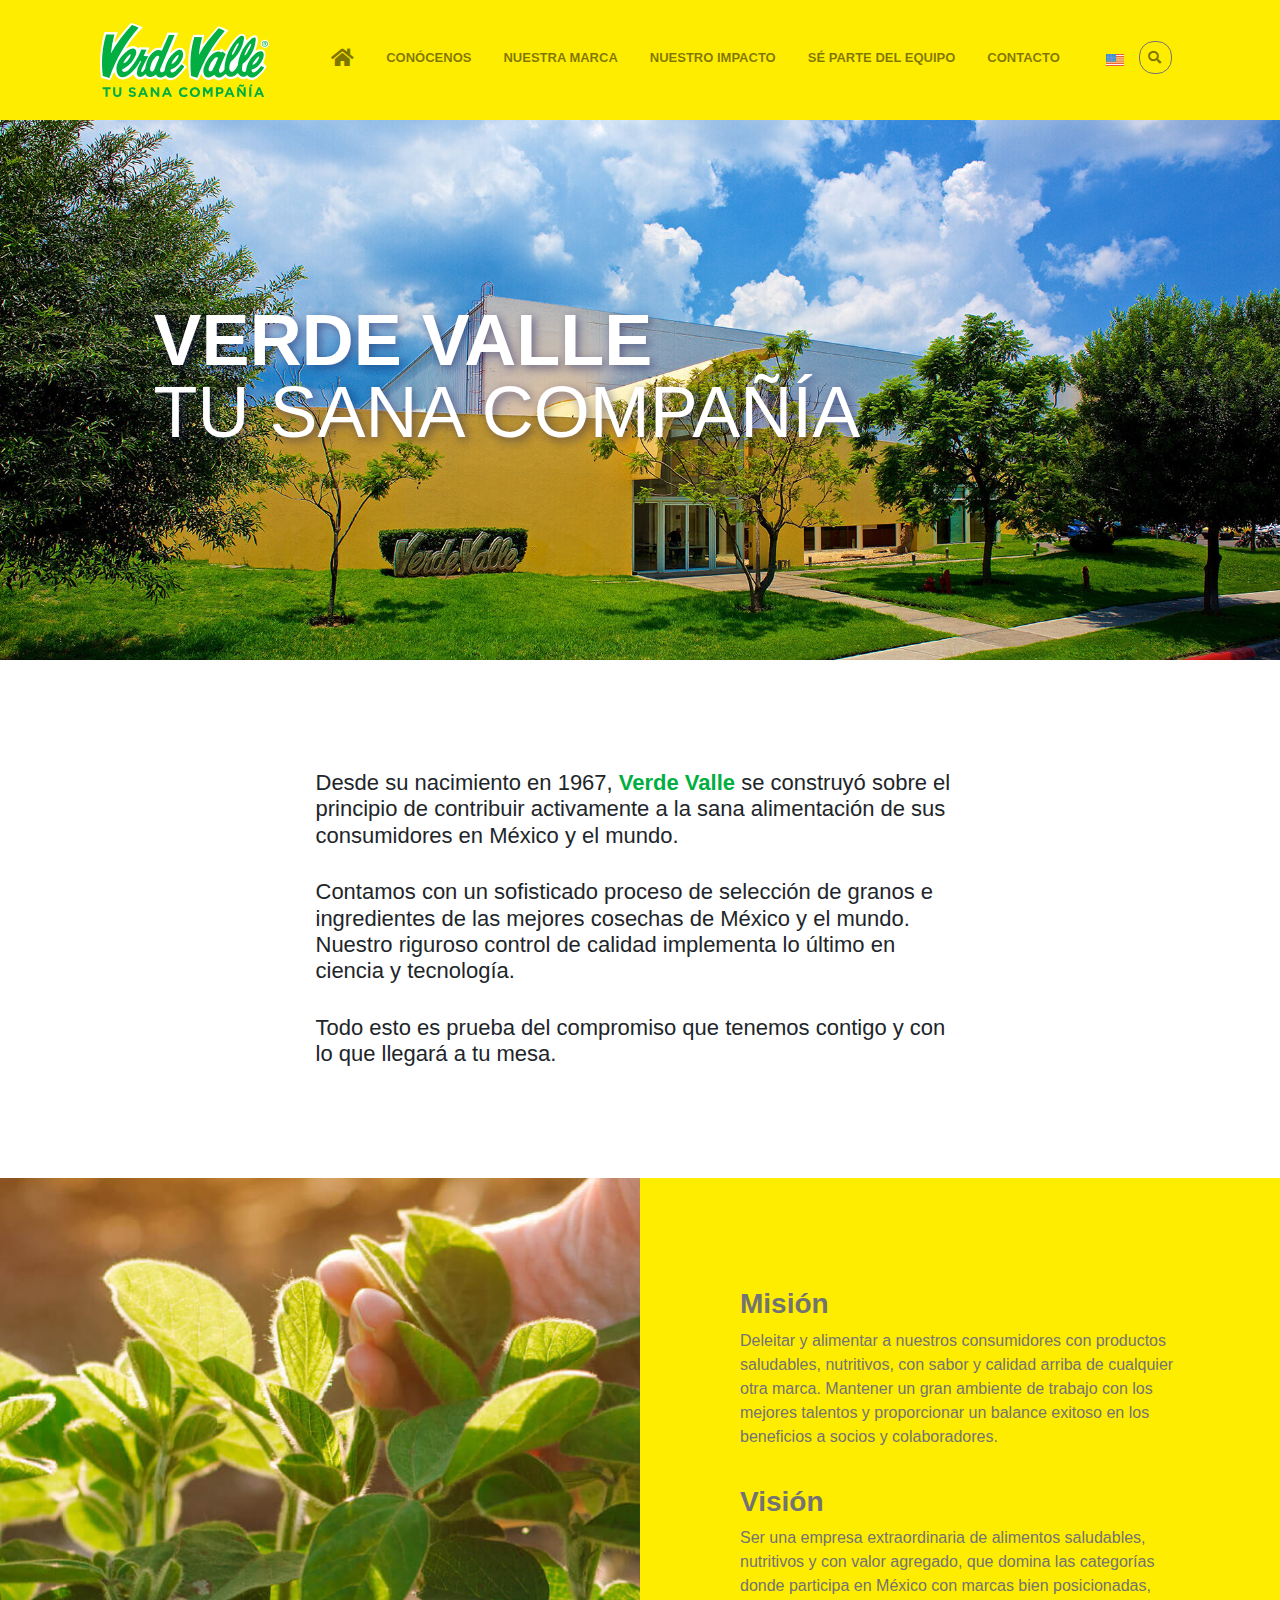
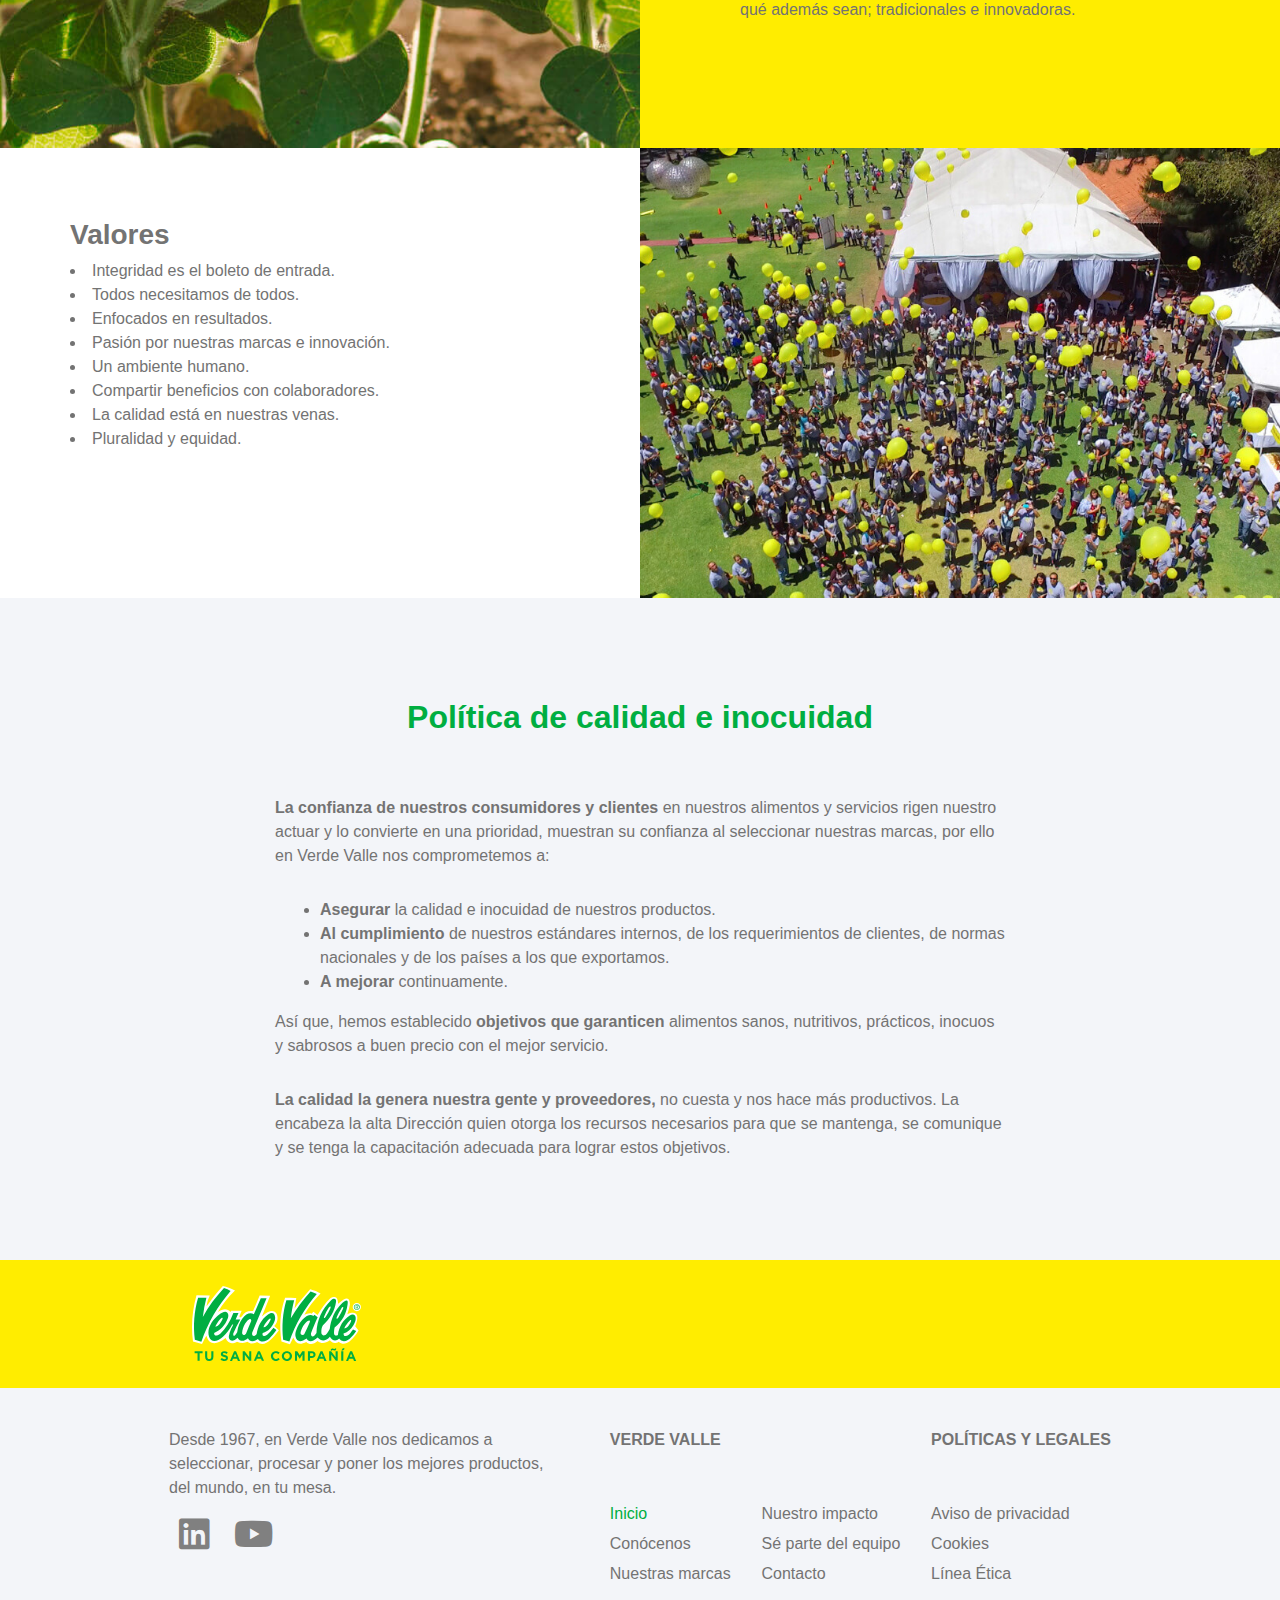
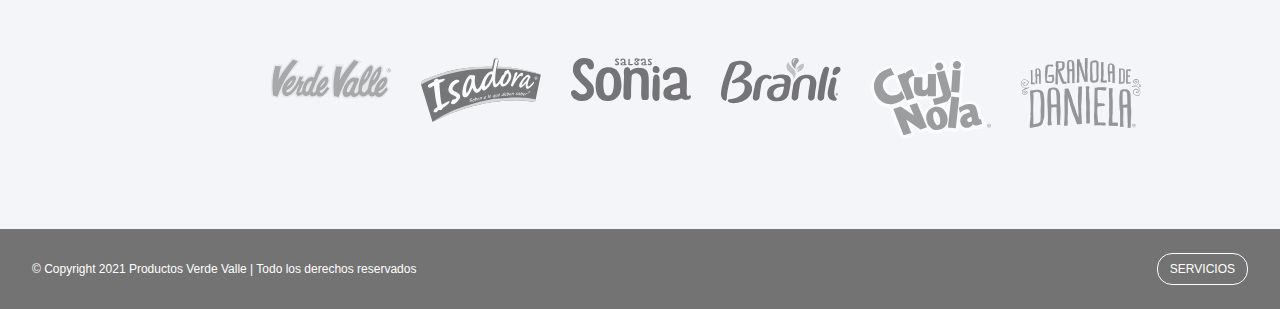
<file: conocenos.html>
<!DOCTYPE html>
<html lang="en">
    <head>
        <meta charset="UTF-8">
        <meta http-equiv="X-UA-Compatible" content="IE=edge">
        <meta name="viewport" content="width=device-width, initial-scale=1.0">
        <link rel="stylesheet" href="https://maxcdn.bootstrapcdn.com/bootstrap/4.0.0/css/bootstrap.min.css" integrity="sha384-Gn5384xqQ1aoWXA+058RXPxPg6fy4IWvTNh0E263XmFcJlSAwiGgFAW/dAiS6JXm" crossorigin="anonymous">
        <link rel="stylesheet" href="https://cdnjs.cloudflare.com/ajax/libs/font-awesome/5.15.4/css/all.min.css" integrity="sha512-1ycn6IcaQQ40/MKBW2W4Rhis/DbILU74C1vSrLJxCq57o941Ym01SwNsOMqvEBFlcgUa6xLiPY/NS5R+E6ztJQ==" crossorigin="anonymous" referrerpolicy="no-referrer" />
        <link rel="stylesheet" href="style.css">
        <link rel="shortcut icon" href="img/favicon.png" type="image/x-icon">
        <title>Verde Valle - conocenos</title>
    </head>
    <body>
        <nav class="navbar navbar-expand-lg navbar-light" data-toggle="affix">
            <div class="mx-auto mx-lg-0 d-sm-flex d-block flex-sm-nowrap menu-container">
                <a class="navbar-brand" href="index.html"><img src="img/Verde-Valle-logo.svg" alt="" class="logo-img"></a>
                <div class="icons-mobile">
                    <a href="#"><img src="img/us-flag.svg" alt="" class="us-flag"></a>
                    <a class="search-icon-mobile" href="#"><i class="fas fa-search"></i></a>
                     <button class="navbar-toggler" type="button" data-toggle="collapse" data-target="#navbarsExample11" aria-expanded="false" aria-label="Toggle navigation">
                    <span class="navbar-toggler-icon"></span>
                     </button>  
                </div>
            </div>
            <div class="collapse navbar-collapse text-center" id="navbarsExample11">
                    <ul class="navbar-nav">
                        <li class="nav-item">
                            <a class="nav-item nav-link icon-home" href="index.html"><i class="fas fa-home"></i></a>
                        </li>
                        <li class="nav-item">
                            <a class="nav-item nav-link" href="#">conócenos</a>
                        </li>
                        <li class="nav-item">
                            <a class="nav-item nav-link" href="#">nuestra marca</a>
                        </li>
                        <li class="nav-item">
                            <a class="nav-item nav-link" href="#">nuestro impacto</a>
                        </li>
                        <li class="nav-item" style="min-width: 118px;">
                            <a class="nav-item nav-link" href="equipo.html">sé parte del equipo</a>
                        </li>
                        <li class="nav-item">
                            <a class="nav-item nav-link" href="contacto.html">contacto</a>
                        </li>
                        <li class="nav-item icon-flag">
                            <a href="#"><img src="img/us-flag.svg" alt="" class="us-flag"></a>
                        </li>
                        <li class="nav-item icon-search">
                            <a class="nav-link search-icon" href="#"><i class="fas fa-search"></i></a>
                        </li>
                    </ul>
            </div>
        </nav>
        <div class="banner-conocenos">
            <div class="banner-conocenos-txt txt-shadow">
                <h1 class="banner-title">VERDE VALLE <br> <span class="banner-title-second">TU SANA COMPAÑÍA</span> </h1>
            </div>
        </div>

        <div class="intro-conocenos">
            <h3>Desde su nacimiento en 1967, <span style="color: #00ae41;font-weight: 600;">Verde Valle</span>  se construyó sobre el principio de contribuir activamente a la sana alimentación de sus consumidores en México y el mundo.</h3>
            <h3>Contamos con un sofisticado proceso de selección de granos e ingredientes de las mejores cosechas de México y el mundo. Nuestro riguroso control de calidad implementa lo último en ciencia y tecnología.</h3>
            <h3> Todo esto es prueba del compromiso que tenemos contigo y con lo que llegará a tu mesa.</h3>
        </div>

        <div class="mision-conocenos">
            <div class="mision-img img-conocenos"></div>
            <div class="mision-txt">
                <div>
                    <h3>Misión</h3>
                    <p>Deleitar y alimentar a nuestros consumidores con productos saludables, nutritivos, con sabor y calidad arriba de cualquier otra marca. Mantener un gran ambiente de trabajo con los mejores talentos y proporcionar un balance exitoso en los beneficios a socios y colaboradores.</p>
                </div>
                <div>
                    <h3>Visión</h3>
                    <p>Ser una empresa extraordinaria de alimentos saludables, nutritivos y con valor agregado, que domina las categorías donde participa en México con marcas bien posicionadas, qué además sean; tradicionales e innovadoras. </p>
                </div>
            </div>
        </div>

        <div class="valores-conocenos">
            <div class="valores-txt">
                <h3>Valores</h3>
                <ul>
                    <li>Integridad es el boleto de entrada.</li>
                    <li>Todos necesitamos de todos.</li>
                    <li>Enfocados en resultados.</li>
                    <li>Pasión por nuestras marcas e innovación.</li>
                    <li>Un ambiente humano.</li>
                    <li>Compartir beneficios con colaboradores.</li>
                    <li>La calidad está en nuestras venas.</li>
                    <li>Pluralidad y equidad.</li>
                </ul>
            </div>
            <div class="valores-img img-conocenos"></div>
        </div>

        <div class="politica-calidad">
            <div>
               <h2>Política de calidad e inocuidad</h2>
                <div class="politica-calidad-txt">
                    <p><b>La confianza de nuestros consumidores y clientes</b> en nuestros alimentos y servicios rigen nuestro actuar y lo convierte en una prioridad, muestran su confianza al seleccionar nuestras marcas, por ello en Verde Valle nos comprometemos a:</p>
                    <ul>
                        <li><b>Asegurar</b> la calidad e inocuidad de nuestros productos.</li>
                        <li><b>Al cumplimiento</b> de nuestros estándares internos, de los requerimientos de clientes, de normas nacionales y de los países a los que exportamos.</li>
                        <li><b>A mejorar</b>  continuamente.</li>
                    </ul>
                    <p>Así que, hemos establecido <b>objetivos que garanticen</b> alimentos sanos, nutritivos, prácticos, inocuos y sabrosos a buen precio con el mejor servicio.</p>
                    <p><b>La calidad la genera nuestra gente y proveedores,</b> no cuesta y nos hace más productivos. La encabeza la alta Dirección quien otorga los recursos necesarios para que se mantenga, se comunique y se tenga la capacitación adecuada para lograr estos objetivos.</p>
                </div> 
            </div>
            
        </div>

        <div class="yellow-separator">
            <div class="yellow-sepatator-container">
               <a href="#"><img src="img/Verde-Valle-logo.svg" alt="" class="logo-img"> </a>
            </div>
        </div>
        <div class="footer">
            <div class="footer-info">
                <div class="footer-description">
                    <p>Desde 1967, en Verde Valle nos dedicamos a seleccionar, procesar y poner los mejores productos, del mundo, en tu mesa.</p>
                    <div>
                        <a href=""><i class="fab fa-linkedin icons-footer"></i></a>
                        <a href=""><i class="fab fa-youtube icons-footer"></i></a>
                    </div>
                </div>
                <div class="footer-links">
                    <p class="footer-title">VERDE VALLE</p>
                    <ul>
                        <li><a href="index.html" class="focus-link">Inicio</a></li>
                        <li><a href="">Conócenos</a></li>
                        <li><a href="">Nuestras marcas</a></li>
                    </ul>
                </div>
                <div class="footer-links-2">
                    <ul>
                        <li><a href="">Nuestro impacto</a></li>
                        <li><a href="equipo.html" >Sé parte del equipo</a></li>
                        <li><a href="contacto.html">Contacto</a></li>
                    </ul>
                </div>
                <div class="footer-links">
                    <p class="footer-title">POLÍTICAS Y LEGALES</p>
                    <ul>
                        <li><a href="">Aviso de privacidad</a></li>
                        <li><a href="">Cookies</a></li>
                        <li> <a href="">Línea Ética</a></li>
                    </ul>
                     
                </div>
            </div>
            <div class="footer-brands">
                <a href=""><img src="img/logos/marcas-verde-valle.svg" alt=""></a>
                <a href=""><img src="img/logos/Isadora-tagline-footer.svg" alt=""></a>
                <a href=""><img src="img/logos/marcas-salsas-sonia.svg" alt=""></a>
                <a href=""><img src="img/logos/marcas-branli.svg" alt=""></a>
                <a href=""><img src="img/logos/marcas-crujinola.svg" alt=""></a>
                <a href=""><img src="img/logos/marcas-granola-de-daniela.svg" alt=""></a>
            </div>
        </div>
        <div class="copyright">
            <div class="section-copyright">
                <p>© Copyright 2021 Productos Verde Valle  <span class="footer-separator">|</span>    Todo los derechos reservados</p>
                <a href="" class="btn-services">servicios</a>
            </div>
        </div>

        <script src="https://code.jquery.com/jquery-3.2.1.slim.min.js" integrity="sha384-KJ3o2DKtIkvYIK3UENzmM7KCkRr/rE9/Qpg6aAZGJwFDMVNA/GpGFF93hXpG5KkN" crossorigin="anonymous"></script>
        <script src="https://cdnjs.cloudflare.com/ajax/libs/popper.js/1.12.9/umd/popper.min.js" integrity="sha384-ApNbgh9B+Y1QKtv3Rn7W3mgPxhU9K/ScQsAP7hUibX39j7fakFPskvXusvfa0b4Q" crossorigin="anonymous"></script>
        <script src="https://maxcdn.bootstrapcdn.com/bootstrap/4.0.0/js/bootstrap.min.js" integrity="sha384-JZR6Spejh4U02d8jOt6vLEHfe/JQGiRRSQQxSfFWpi1MquVdAyjUar5+76PVCmYl" crossorigin="anonymous"></script>
    </body>
</html>
</file>
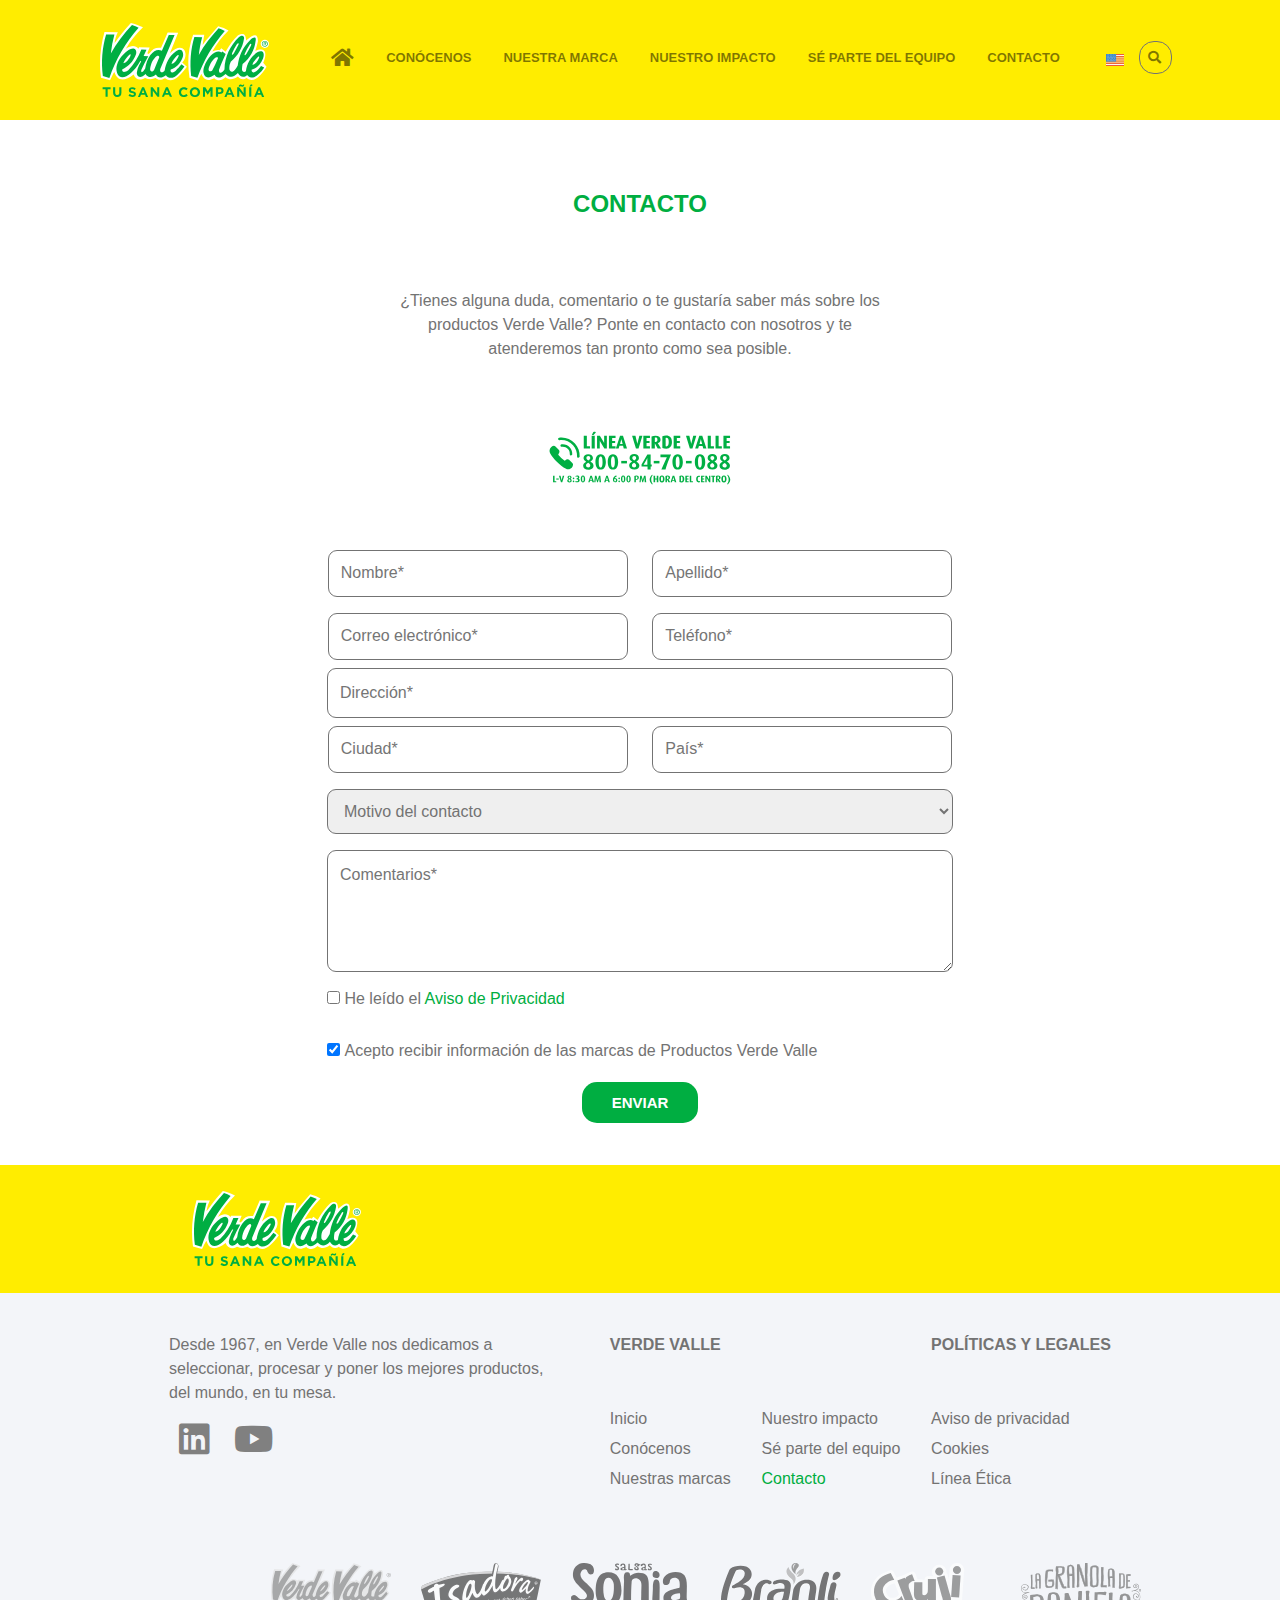
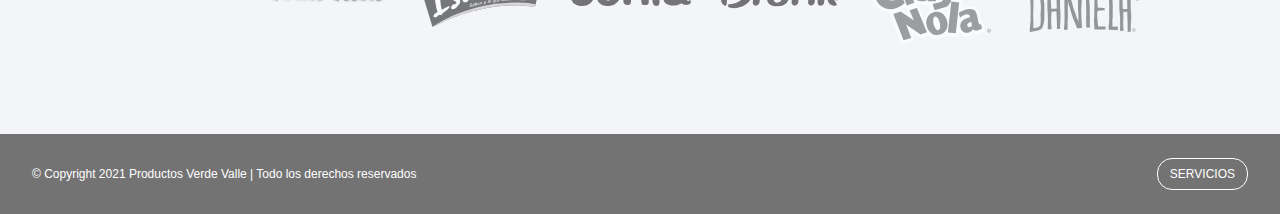
<file: contacto.html>
<!DOCTYPE html>
<html lang="en">
    <head>
        <meta charset="UTF-8">
        <meta http-equiv="X-UA-Compatible" content="IE=edge">
        <meta name="viewport" content="width=device-width, initial-scale=1.0">
        <link rel="stylesheet" href="https://maxcdn.bootstrapcdn.com/bootstrap/4.0.0/css/bootstrap.min.css" integrity="sha384-Gn5384xqQ1aoWXA+058RXPxPg6fy4IWvTNh0E263XmFcJlSAwiGgFAW/dAiS6JXm" crossorigin="anonymous">
        <link rel="stylesheet" href="https://cdnjs.cloudflare.com/ajax/libs/font-awesome/5.15.4/css/all.min.css" integrity="sha512-1ycn6IcaQQ40/MKBW2W4Rhis/DbILU74C1vSrLJxCq57o941Ym01SwNsOMqvEBFlcgUa6xLiPY/NS5R+E6ztJQ==" crossorigin="anonymous" referrerpolicy="no-referrer" />
        <link rel="stylesheet" href="style.css">
        <link rel="shortcut icon" href="img/favicon.png" type="image/x-icon">
        <title>Verde Villa - contacto</title>
    </head>
    <body>
        <!-- MENU -->
        <nav class="navbar navbar-expand-lg navbar-light" data-toggle="affix">
            <div class="mx-auto mx-lg-0 d-sm-flex d-block flex-sm-nowrap menu-container">
                <a class="navbar-brand" href="index.html"><img src="img/Verde-Valle-logo.svg" alt="" class="logo-img"></a>
                <div class="icons-mobile">
                    <a href="#"><img src="img/us-flag.svg" alt="" class="us-flag"></a>
                    <a class="search-icon-mobile" href="#"><i class="fas fa-search"></i></a>
                     <button class="navbar-toggler" type="button" data-toggle="collapse" data-target="#navbarsExample11" aria-expanded="false" aria-label="Toggle navigation">
                    <span class="navbar-toggler-icon"></span>
                     </button>  
                </div>
            </div>
            <div class="collapse navbar-collapse text-center" id="navbarsExample11">
                    <ul class="navbar-nav">
                        <li class="nav-item">
                            <a class="nav-item nav-link icon-home" href="index.html"><i class="fas fa-home"></i></a>
                        </li>
                        <li class="nav-item">
                            <a class="nav-item nav-link" href="#">conócenos</a>
                        </li>
                        <li class="nav-item">
                            <a class="nav-item nav-link" href="#">nuestra marca</a>
                        </li>
                        <li class="nav-item">
                            <a class="nav-item nav-link" href="#">nuestro impacto</a>
                        </li>
                        <li class="nav-item" style="min-width: 118px;">
                            <a class="nav-item nav-link" href="equipo.html">sé parte del equipo</a>
                        </li>
                        <li class="nav-item">
                            <a class="nav-item nav-link" href="contacto.html">contacto</a>
                        </li>
                        <li class="nav-item icon-flag">
                            <a href="#"><img src="img/us-flag.svg" alt="" class="us-flag"></a>
                        </li>
                        <li class="nav-item icon-search">
                            <a class="nav-link search-icon" href="#"><i class="fas fa-search"></i></a>
                        </li>
                    </ul>
            </div>
        </nav>
        
        <div class="contacto">
            <h1 class="title-contacto">CONTACTO</h1>
            <p class="contacto-info">¿Tienes alguna duda, comentario o te gustaría saber más sobre los productos Verde Valle? Ponte en contacto con nosotros y te atenderemos tan pronto como sea posible.</p>
        </div>
        
        <div class="contacto-img">
            <svg xmlns="http://www.w3.org/2000/svg" xmlns:xlink="http://www.w3.org/1999/xlink" id="Layer_1" x="0px" y="0px" width="220px" height="53.8px" viewBox="0 0 182.3 53.8" style="enable-background:new 0 0 182.3 53.8;" xml:space="preserve"><style type="text/css">.st0{fill:#00AF43;}</style><g> <path class="st0" d="M41.5,30.6c1.8-1.1,2.6-2,2.6-3.6c0-2.3-2-3.8-4.7-3.8c-2.7,0-4.7,1.5-4.7,3.8c0,1.5,0.8,2.6,2.6,3.7   c-2,1.2-3,2.3-3,4c0,2.6,2.3,4,5.2,4c3,0,5.2-1.6,5.2-4C44.6,33,43.6,31.8,41.5,30.6 M39.5,25.1c1.1,0,1.9,0.8,1.9,1.8   c0,1-0.4,1.6-1.9,2.5c-1.5-1-1.9-1.5-1.9-2.5C37.6,25.9,38.3,25.1,39.5,25.1 M39.4,36.6c-1.2,0-2.2-0.9-2.2-2   c0-1.1,0.3-1.8,2.1-2.8c1.8,1.1,2.1,1.8,2.1,2.8C41.4,35.8,40.6,36.6,39.4,36.6"></path> <path class="st0" d="M51.8,23.2c-4.1,0-5.2,4.4-5.2,7.7s1.1,7.7,5.2,7.7c4.1,0,5.2-4.4,5.2-7.7S55.8,23.2,51.8,23.2 M51.8,36.5   c-1.6,0-1.9-2.6-1.9-5.5c0-2.9,0.3-5.6,1.9-5.6c1.6,0,1.9,2.7,1.9,5.6C53.7,33.8,53.4,36.5,51.8,36.5"></path> <path class="st0" d="M64.1,23.2c-4.1,0-5.2,4.4-5.2,7.7s1.1,7.7,5.2,7.7c4.1,0,5.2-4.4,5.2-7.7S68.2,23.2,64.1,23.2 M64.1,36.5   c-1.6,0-1.9-2.6-1.9-5.5c0-2.9,0.3-5.6,1.9-5.6c1.6,0,1.9,2.7,1.9,5.6C66,33.8,65.7,36.5,64.1,36.5"></path> <rect x="72.4" y="29.9" class="st0" width="5.7" height="2.5"></rect> <path class="st0" d="M90.5,34.7c0-1.7-1-2.9-3-4.2c1.8-1.1,2.6-2,2.6-3.6c0-2.3-2-3.8-4.7-3.8c-2.7,0-4.7,1.5-4.7,3.8   c0,1.5,0.8,2.6,2.6,3.7c-2,1.2-3,2.3-3,4c0,2.6,2.3,4,5.2,4C88.4,38.7,90.5,37.1,90.5,34.7 M85.4,25.1c1.1,0,1.9,0.8,1.9,1.8   c0,1-0.4,1.6-1.9,2.5c-1.5-1-1.9-1.5-1.9-2.5C83.5,25.9,84.3,25.1,85.4,25.1 M85.3,36.6c-1.2,0-2.2-0.9-2.2-2   c0-1.1,0.3-1.8,2.1-2.8c1.8,1.1,2.1,1.8,2.1,2.8C87.4,35.8,86.5,36.6,85.3,36.6"></path> <path class="st0" d="M101.8,38.5v-3h1.1v-1.9h-1.1V23.4h-3.3l-5.8,10.1v2h6v3H101.8z M94.7,33.7l2.8-4.8c0.7-1.2,1.1-2.2,1.1-2.2   c0,0-0.1,1-0.1,2.2v4.8H94.7z"></path> <rect x="104.9" y="29.9" class="st0" width="5.7" height="2.5"></rect> <path class="st0" d="M111.5,26.3h6.5l-5.5,12.2h4.2c0.5-2.2,1.9-6.2,3.6-10.4l1.9-4.6h-10.6V26.3z"></path> <path class="st0" d="M128.8,23.2c-4.1,0-5.2,4.4-5.2,7.7s1.1,7.7,5.2,7.7c4.1,0,5.2-4.4,5.2-7.7S132.9,23.2,128.8,23.2 M128.8,36.5   c-1.6,0-1.9-2.6-1.9-5.5c0-2.9,0.3-5.6,1.9-5.6c1.6,0,1.9,2.7,1.9,5.6C130.7,33.8,130.5,36.5,128.8,36.5"></path> <rect x="137.1" y="29.9" class="st0" width="5.7" height="2.5"></rect> <path class="st0" d="M146,31c0,3.4,1.1,7.7,5.2,7.7c4.1,0,5.2-4.4,5.2-7.7c0-3.4-1.1-7.7-5.2-7.7C147,23.2,146,27.6,146,31    M153,30.9c0,2.9-0.3,5.5-1.9,5.5c-1.6,0-1.9-2.6-1.9-5.5c0-2.9,0.3-5.6,1.9-5.6C152.7,25.4,153,28.1,153,30.9"></path> <path class="st0" d="M168.6,34.7c0-1.7-1-2.9-3-4.2c1.8-1.1,2.6-2,2.6-3.6c0-2.3-2-3.8-4.7-3.8c-2.7,0-4.7,1.5-4.7,3.8   c0,1.5,0.8,2.6,2.6,3.7c-2,1.2-3,2.3-3,4c0,2.6,2.3,4,5.2,4C166.5,38.7,168.6,37.1,168.6,34.7 M163.5,25.1c1.1,0,1.9,0.8,1.9,1.8   c0,1-0.4,1.6-1.9,2.5c-1.5-1-1.9-1.5-1.9-2.5C161.6,25.9,162.4,25.1,163.5,25.1 M161.3,34.7c0-1.1,0.3-1.8,2.1-2.8   c1.8,1.1,2.1,1.8,2.1,2.8c0,1.1-0.9,1.9-2.1,1.9C162.2,36.6,161.3,35.7,161.3,34.7"></path> <path class="st0" d="M170.7,34.7c0,2.6,2.3,4,5.2,4c3,0,5.2-1.6,5.2-4c0-1.7-1-2.9-3-4.2c1.8-1.1,2.6-2,2.6-3.6   c0-2.3-2-3.8-4.7-3.8c-2.7,0-4.7,1.5-4.7,3.8c0,1.5,0.8,2.6,2.6,3.7C171.6,31.9,170.7,33,170.7,34.7 M175.9,25.1   c1.1,0,1.9,0.8,1.9,1.8c0,1-0.4,1.6-1.9,2.5c-1.5-1-1.9-1.5-1.9-2.5C174,25.9,174.7,25.1,175.9,25.1 M175.8,31.9   c1.8,1.1,2.1,1.8,2.1,2.8c0,1.1-0.9,1.9-2.1,1.9c-1.2,0-2.2-0.9-2.2-2C173.6,33.6,173.9,32.9,175.8,31.9"></path> <polygon class="st0" points="5.7,44.7 4.2,44.7 4.2,51.2 7.4,51.2 7.4,50.2 5.7,50.2  "></polygon> <rect x="7.4" y="47.5" class="st0" width="2.5" height="1.1"></rect> <path class="st0" d="M13,48.5c-0.1,0.4-0.2,0.8-0.2,0.8h0c0,0-0.1-0.4-0.2-0.8l-0.9-3.8h-1.6l2,6.5h1.3l2-6.5h-1.5L13,48.5z"></path> <path class="st0" d="M21.6,47.8c0.8-0.5,1.1-0.9,1.1-1.5c0-1-0.9-1.6-2-1.6c-1.2,0-2.1,0.7-2.1,1.6c0,0.7,0.4,1.1,1.1,1.6   c-0.9,0.5-1.3,1-1.3,1.8c0,1.1,1,1.7,2.2,1.7c1.3,0,2.2-0.7,2.2-1.7C22.9,48.9,22.5,48.3,21.6,47.8 M20.7,45.5   c0.5,0,0.8,0.3,0.8,0.8c0,0.4-0.2,0.7-0.8,1.1c-0.7-0.4-0.8-0.6-0.8-1.1C19.9,45.8,20.2,45.5,20.7,45.5 M20.7,50.4   c-0.5,0-0.9-0.4-0.9-0.9c0-0.5,0.1-0.8,0.9-1.2c0.8,0.5,0.9,0.8,0.9,1.2C21.6,50.1,21.2,50.4,20.7,50.4"></path> <path class="st0" d="M24.7,46.6c-0.5,0-0.8,0.4-0.8,0.8c0,0.5,0.4,0.8,0.8,0.8c0.5,0,0.8-0.4,0.8-0.8C25.5,47,25.2,46.6,24.7,46.6"></path> <path class="st0" d="M24.7,49.6c-0.5,0-0.8,0.4-0.8,0.8c0,0.5,0.4,0.8,0.8,0.8c0.5,0,0.8-0.4,0.8-0.8C25.5,50,25.2,49.6,24.7,49.6"></path> <path class="st0" d="M29.5,47.6L29.5,47.6c0.4-0.2,1-0.6,1-1.4c0-1-0.8-1.6-2.1-1.6c-0.8,0-1.4,0.2-1.8,0.4l0.4,0.9   c0.3-0.1,0.7-0.3,1.2-0.3c0.5,0,0.9,0.2,0.9,0.7c0,0.6-0.5,1-1.5,1.1v0.8c0.8,0,1.6,0.2,1.6,1c0,0.6-0.4,1-1.1,1   c-0.6,0-1-0.1-1.3-0.3l-0.4,1c0.4,0.2,1,0.4,1.9,0.4c1.5,0,2.5-0.8,2.5-2.1C30.8,48.3,30.2,47.8,29.5,47.6"></path> <path class="st0" d="M34.1,44.6c-1.8,0-2.2,1.9-2.2,3.4c0,1.5,0.5,3.4,2.2,3.4c1.8,0,2.2-1.9,2.2-3.4   C36.3,46.5,35.8,44.6,34.1,44.6 M34.1,50.4c-0.7,0-0.8-1.1-0.8-2.4c0-1.2,0.1-2.4,0.8-2.4c0.7,0,0.8,1.2,0.8,2.4   C34.9,49.2,34.8,50.4,34.1,50.4"></path> <path class="st0" d="M41.5,44.7l-2.1,6.5h1.4l0.4-1.4h2l0.4,1.4h1.6L43,44.7H41.5z M41.4,49l0.6-2.1c0.1-0.5,0.2-0.8,0.2-0.8h0   c0,0,0,0.3,0.2,0.8l0.6,2.1H41.4z"></path> <path class="st0" d="M50.1,44.7l-1.1,3.7c-0.1,0.4-0.2,0.7-0.2,0.7h0c0,0-0.1-0.3-0.2-0.7l-1-3.7h-1.5l-0.7,6.5h1.3   c0-0.3,0.3-3.8,0.3-3.8c0-0.4,0-0.8,0-0.8h0c0,0,0.1,0.4,0.2,0.8c0,0,1,3.5,1.1,3.8h0.8c0.1-0.3,1.1-3.8,1.1-3.8   c0.1-0.4,0.2-0.8,0.2-0.8h0c0,0,0,0.4,0,0.8c0,0,0.3,3.5,0.3,3.8h1.5l-0.7-6.5H50.1z"></path> <path class="st0" d="M57.4,44.7l-2.1,6.5h1.4l0.4-1.4h2l0.4,1.4H61l-2.1-6.5H57.4z M57.3,49l0.6-2.1c0.1-0.5,0.2-0.8,0.2-0.8h0   c0,0,0,0.3,0.2,0.8l0.6,2.1H57.3z"></path> <path class="st0" d="M66.4,47.2c-0.2,0-0.4,0-0.6,0.1c0.5-1.1,1.5-1.5,2.1-1.7l-0.4-1c-1,0.2-3.4,1.3-3.4,4.2   c0,1.3,0.6,2.5,2.2,2.5c1.4,0,2.2-0.9,2.2-2.1C68.5,47.7,67.4,47.2,66.4,47.2 M66.3,50.4c-0.7,0-0.9-0.7-0.9-1.5   c0-0.3,0-0.5,0.1-0.8c0.1,0,0.3-0.1,0.5-0.1c0.7,0,1.1,0.4,1.1,1.2C67.1,49.8,66.9,50.4,66.3,50.4"></path> <path class="st0" d="M70.3,46.6c-0.5,0-0.8,0.4-0.8,0.8c0,0.5,0.4,0.8,0.8,0.8c0.5,0,0.8-0.4,0.8-0.8C71.1,47,70.8,46.6,70.3,46.6"></path> <path class="st0" d="M70.3,49.6c-0.5,0-0.8,0.4-0.8,0.8c0,0.5,0.4,0.8,0.8,0.8c0.5,0,0.8-0.4,0.8-0.8C71.1,50,70.8,49.6,70.3,49.6"></path> <path class="st0" d="M74.3,44.6c-1.8,0-2.2,1.9-2.2,3.4c0,1.5,0.5,3.4,2.2,3.4c1.8,0,2.2-1.9,2.2-3.4   C76.6,46.5,76.1,44.6,74.3,44.6 M74.3,50.4c-0.7,0-0.8-1.1-0.8-2.4c0-1.2,0.1-2.4,0.8-2.4c0.7,0,0.8,1.2,0.8,2.4   C75.1,49.2,75,50.4,74.3,50.4"></path> <path class="st0" d="M79.7,44.6c-1.8,0-2.2,1.9-2.2,3.4c0,1.5,0.5,3.4,2.2,3.4c1.8,0,2.2-1.9,2.2-3.4   C81.9,46.5,81.4,44.6,79.7,44.6 M79.7,50.4c-0.7,0-0.8-1.1-0.8-2.4c0-1.2,0.1-2.4,0.8-2.4c0.7,0,0.8,1.2,0.8,2.4   C80.5,49.2,80.4,50.4,79.7,50.4"></path> <path class="st0" d="M87.5,44.6c-0.8,0-1.5,0.2-2,0.4v6.2H87v-2.5l0.2,0c2,0.2,2.8-0.9,2.8-2.1C90,45.5,89.3,44.6,87.5,44.6    M87.2,47.9l-0.2,0v-2.3c0.1,0,0.3-0.1,0.5-0.1c0.8,0,1.1,0.4,1.1,1.2C88.6,47.6,88.2,48,87.2,47.9"></path> <path class="st0" d="M95.2,44.7l-1.1,3.7C94,48.8,94,49.1,94,49.1h0c0,0-0.1-0.3-0.2-0.7l-1-3.7h-1.5l-0.7,6.5h1.3   c0-0.3,0.3-3.8,0.3-3.8c0-0.4,0-0.8,0-0.8h0c0,0,0.1,0.4,0.2,0.8c0,0,1,3.5,1.1,3.8h0.8c0.1-0.3,1.1-3.8,1.1-3.8   c0.1-0.4,0.2-0.8,0.2-0.8h0c0,0,0,0.4,0,0.8c0,0,0.3,3.5,0.3,3.8h1.5l-0.7-6.5H95.2z"></path> <path class="st0" d="M103.2,43.7c-1.7,1.8-2.4,3.2-2.4,4.9c0,1.7,0.7,3.1,2.4,4.9l0.7-0.4c-0.9-1.3-1.5-2.8-1.5-4.5   c0-1.7,0.6-3.2,1.5-4.5L103.2,43.7z"></path> <polygon class="st0" points="107.9,47.4 106.3,47.4 106.3,44.7 104.7,44.7 104.7,51.2 106.3,51.2 106.3,48.4 107.9,48.4    107.9,51.2 109.5,51.2 109.5,44.7 107.9,44.7  "></polygon> <path class="st0" d="M113.1,44.6c-1.8,0-2.6,1.5-2.6,3.4c0,1.9,0.7,3.4,2.6,3.4c1.8,0,2.6-1.5,2.6-3.4   C115.6,46.1,114.9,44.6,113.1,44.6 M113.1,50.2c-0.8,0-1-1.2-1-2.3c0-1.1,0.2-2.3,1-2.3c0.8,0,1,1.2,1,2.3   C114,49,113.9,50.2,113.1,50.2"></path> <path class="st0" d="M119.7,48.3c0.9-0.1,1.5-0.8,1.5-1.7c0-1.2-0.8-2-2.6-2c-0.8,0-1.5,0.2-2,0.4v6.2h1.5v-2.9h0l1.5,2.9h1.7   L119.7,48.3L119.7,48.3z M118.5,48c-0.1,0-0.3,0-0.3,0v-2.4c0.1,0,0.3-0.1,0.4-0.1c0.8,0,1.1,0.4,1.1,1.2   C119.7,47.5,119.3,48,118.5,48"></path> <path class="st0" d="M123.8,44.7l-2.1,6.5h1.4l0.4-1.4h2l0.4,1.4h1.6l-2.1-6.5H123.8z M123.7,49l0.6-2.1c0.1-0.5,0.2-0.8,0.2-0.8h0   c0,0,0,0.3,0.2,0.8l0.6,2.1H123.7z"></path> <path class="st0" d="M132.5,44.6c-0.8,0-1.4,0.2-1.9,0.4v6c0.5,0.2,1.1,0.4,2,0.4c2.1,0,2.9-1.5,2.9-3.4   C135.5,46.1,134.6,44.6,132.5,44.6 M132.6,50.3c-0.2,0-0.3,0-0.5-0.1v-4.5c0.1,0,0.3-0.1,0.4-0.1c0.9,0,1.3,0.7,1.3,2.3   C133.9,49.6,133.5,50.3,132.6,50.3"></path> <polygon class="st0" points="136.5,51.2 139.8,51.2 139.8,50.2 138,50.2 138,48.4 139.6,48.4 139.6,47.4 138,47.4 138,45.8    139.8,45.8 139.8,44.7 136.5,44.7  "></polygon> <polygon class="st0" points="142.4,44.7 140.9,44.7 140.9,51.2 144.1,51.2 144.1,50.2 142.4,50.2  "></polygon> <path class="st0" d="M150.2,50.2c-0.9,0-1.3-1.1-1.3-2.2c0-1.1,0.3-2.2,1.3-2.2c0.4,0,0.6,0.1,0.8,0.2l0.3-0.9   c-0.3-0.2-0.8-0.4-1.4-0.4c-1.8,0-2.6,1.6-2.6,3.4c0,1.8,0.8,3.4,2.6,3.4c0.6,0,1.1-0.1,1.4-0.4l-0.4-1   C150.8,50.1,150.6,50.2,150.2,50.2"></path> <polygon class="st0" points="152.2,51.2 155.5,51.2 155.5,50.2 153.7,50.2 153.7,48.4 155.3,48.4 155.3,47.4 153.7,47.4    153.7,45.8 155.5,45.8 155.5,44.7 152.2,44.7  "></polygon> <path class="st0" d="M160.2,48c0,0.3,0,0.7,0,0.7h0c0,0-0.1-0.3-0.3-0.6l-2-3.4h-1.4v6.5h1.3v-3.6c0-0.4,0-0.7,0-0.7h0   c0,0,0.1,0.3,0.3,0.7l2.2,3.7h1.2v-6.5h-1.3V48z"></path> <polygon class="st0" points="162.4,45.8 163.6,45.8 163.6,51.2 165.1,51.2 165.1,45.8 166.3,45.8 166.3,44.7 162.4,44.7  "></polygon> <path class="st0" d="M170.2,48.3c0.9-0.1,1.5-0.8,1.5-1.7c0-1.2-0.8-2-2.6-2c-0.8,0-1.5,0.2-2,0.4v6.2h1.5v-2.9h0l1.5,2.9h1.7   L170.2,48.3L170.2,48.3z M169,48c-0.1,0-0.3,0-0.3,0v-2.4c0.1,0,0.3-0.1,0.4-0.1c0.8,0,1.1,0.4,1.1,1.2C170.2,47.5,169.8,48,169,48   "></path> <path class="st0" d="M175.1,44.6c-1.8,0-2.6,1.5-2.6,3.4c0,1.9,0.7,3.4,2.6,3.4c1.8,0,2.6-1.5,2.6-3.4   C177.6,46.1,176.9,44.6,175.1,44.6 M175.1,50.2c-0.8,0-1-1.2-1-2.3c0-1.1,0.2-2.3,1-2.3c0.8,0,1,1.2,1,2.3   C176.1,49,175.9,50.2,175.1,50.2"></path> <path class="st0" d="M179,43.7l-0.7,0.4c0.9,1.3,1.5,2.8,1.5,4.5c0,1.7-0.6,3.2-1.5,4.5l0.7,0.4c1.7-1.8,2.4-3.2,2.4-4.9   C181.3,46.9,180.6,45.4,179,43.7"></path> <path class="st0" d="M35,17.5h6.1c0.1,0,0.1-0.1,0.1-0.1v-2c0-0.1-0.1-0.1-0.1-0.1h-3.1V4.9c0-0.1-0.1-0.1-0.1-0.1H35   c-0.1,0-0.1,0.1-0.1,0.1v12.5C34.9,17.5,35,17.5,35,17.5"></path> <path class="st0" d="M42.9,17.5h2.9c0.1,0,0.1-0.1,0.1-0.1V4.9c0-0.1-0.1-0.1-0.1-0.1h-2.9c-0.1,0-0.1,0.1-0.1,0.1v12.5   C42.8,17.5,42.9,17.5,42.9,17.5"></path> <path class="st0" d="M43.1,4.1h1.5c0,0,0.1,0,0.1,0l2.3-2.5c0,0,0-0.1,0-0.1C47,1.2,46.9,1,46.6,0.9c-0.6-0.2-1.7-0.1-2.3,0.3   c0,0,0,0,0,0.1L43,3.9c0,0,0,0.1,0,0.1C43,4.1,43.1,4.1,43.1,4.1"></path> <path class="st0" d="M48.3,17.5h2.5c0.1,0,0.1-0.1,0.1-0.1v-7c0-0.3,0-0.5,0-0.8c0.1,0.2,0.3,0.5,0.4,0.8l4.2,7   c0,0,0.1,0.1,0.1,0.1h2.3c0.1,0,0.1-0.1,0.1-0.1V4.9c0-0.1-0.1-0.1-0.1-0.1h-2.5c-0.1,0-0.1,0.1-0.1,0.1v6.4c0,0.2,0,0.5,0,0.7   c-0.1-0.2-0.2-0.4-0.4-0.7L51,4.8c0,0-0.1-0.1-0.1-0.1h-2.6c-0.1,0-0.1,0.1-0.1,0.1v12.5C48.2,17.5,48.2,17.5,48.3,17.5"></path> <path class="st0" d="M60.2,17.5h6.4c0.1,0,0.1-0.1,0.1-0.1v-2c0-0.1-0.1-0.1-0.1-0.1h-3.3v-3.2h2.9c0.1,0,0.1-0.1,0.1-0.1v-1.9   c0-0.1-0.1-0.1-0.1-0.1h-2.9V7h3.3c0.1,0,0.1-0.1,0.1-0.1v-2c0-0.1-0.1-0.1-0.1-0.1h-6.4c-0.1,0-0.1,0.1-0.1,0.1v12.5   C60.1,17.5,60.1,17.5,60.2,17.5"></path> <path class="st0" d="M67.1,17.5h2.6c0.1,0,0.1,0,0.1-0.1l0.8-2.6h3.6l0.7,2.6c0,0.1,0.1,0.1,0.1,0.1h3c0,0,0.1,0,0.1-0.1   c0,0,0-0.1,0-0.1L74.2,4.9c0-0.1-0.1-0.1-0.1-0.1h-2.9c-0.1,0-0.1,0-0.1,0.1L67,17.4c0,0,0,0.1,0,0.1C67,17.5,67.1,17.5,67.1,17.5    M72.5,8.1c0,0.2,0.1,0.5,0.2,0.9v0l1.1,3.9h-2.6L72.3,9C72.4,8.7,72.4,8.4,72.5,8.1"></path> <path class="st0" d="M87,17.5h2.6c0.1,0,0.1,0,0.1-0.1l3.8-12.5c0,0,0-0.1,0-0.1c0,0-0.1-0.1-0.1-0.1h-2.8c-0.1,0-0.1,0-0.1,0.1   l-1.8,7.3c-0.1,0.3-0.1,0.6-0.2,0.9c0-0.3-0.1-0.6-0.2-0.9l-1.7-7.3c0-0.1-0.1-0.1-0.1-0.1h-3.1c0,0-0.1,0-0.1,0.1c0,0,0,0.1,0,0.1   l3.8,12.5C86.9,17.5,86.9,17.5,87,17.5"></path> <path class="st0" d="M94.6,17.5h6.4c0.1,0,0.1-0.1,0.1-0.1v-2c0-0.1-0.1-0.1-0.1-0.1h-3.3v-3.2h2.9c0.1,0,0.1-0.1,0.1-0.1v-1.9   c0-0.1-0.1-0.1-0.1-0.1h-2.9V7h3.3c0.1,0,0.1-0.1,0.1-0.1v-2c0-0.1-0.1-0.1-0.1-0.1h-6.4c-0.1,0-0.1,0.1-0.1,0.1v12.5   C94.5,17.5,94.5,17.5,94.6,17.5"></path> <path class="st0" d="M103,17.5h2.9c0.1,0,0.1-0.1,0.1-0.1v-5.1l2.8,5.2c0,0,0.1,0.1,0.1,0.1h3.2c0,0,0.1,0,0.1-0.1c0,0,0-0.1,0-0.1   l-3.3-5.4c1.7-0.3,2.8-1.7,2.8-3.3c0-2.6-1.8-4-5.1-4c-1.5,0-2.8,0.3-3.8,0.7c0,0-0.1,0.1-0.1,0.1v12   C102.8,17.5,102.9,17.5,103,17.5 M106.7,6.5c1.4,0,1.9,0.6,1.9,2.3c0,1.1-0.4,2.3-2.1,2.3c-0.2,0-0.4,0-0.5,0V6.6   C106.2,6.5,106.5,6.5,106.7,6.5"></path> <path class="st0" d="M117.5,17.7c3.6,0,5.6-2.4,5.6-6.6c0-4.2-2-6.5-5.8-6.5c-1.4,0-2.7,0.2-3.7,0.7c0,0-0.1,0.1-0.1,0.1v11.4   c0,0,0,0.1,0.1,0.1C114.6,17.5,115.9,17.7,117.5,17.7 M117.5,15.4c-0.3,0-0.5,0-0.7-0.1V6.9c0.2-0.1,0.4-0.1,0.7-0.1   c1.7,0,2.4,1.2,2.4,4.3C119.8,14.2,119.2,15.4,117.5,15.4"></path> <path class="st0" d="M124.9,17.5h6.4c0.1,0,0.1-0.1,0.1-0.1v-2c0-0.1-0.1-0.1-0.1-0.1H128v-3.2h2.9c0.1,0,0.1-0.1,0.1-0.1v-1.9   c0-0.1-0.1-0.1-0.1-0.1H128V7h3.3c0.1,0,0.1-0.1,0.1-0.1v-2c0-0.1-0.1-0.1-0.1-0.1h-6.4c-0.1,0-0.1,0.1-0.1,0.1v12.5   C124.8,17.5,124.9,17.5,124.9,17.5"></path> <path class="st0" d="M143.5,17.5c0.1,0,0.1,0,0.1-0.1l3.8-12.5c0,0,0-0.1,0-0.1c0,0-0.1-0.1-0.1-0.1h-2.8c-0.1,0-0.1,0-0.1,0.1   l-1.8,7.3c-0.1,0.3-0.1,0.6-0.2,0.9c0-0.3-0.1-0.6-0.2-0.9l-1.7-7.3c0-0.1-0.1-0.1-0.1-0.1h-3.1c0,0-0.1,0-0.1,0.1c0,0,0,0.1,0,0.1   l3.8,12.5c0,0.1,0.1,0.1,0.1,0.1H143.5z"></path> <path class="st0" d="M146.5,17.5c0,0,0.1,0.1,0.1,0.1h2.6c0.1,0,0.1,0,0.1-0.1l0.8-2.6h3.6l0.7,2.6c0,0.1,0.1,0.1,0.1,0.1h3   c0,0,0.1,0,0.1-0.1c0,0,0-0.1,0-0.1l-4.1-12.5c0-0.1-0.1-0.1-0.1-0.1h-2.9c-0.1,0-0.1,0-0.1,0.1l-4.1,12.5   C146.5,17.4,146.5,17.4,146.5,17.5 M152,8.1c0,0.2,0.1,0.5,0.2,0.9v0l1.1,3.9h-2.6l1.1-3.9C151.9,8.7,151.9,8.4,152,8.1"></path> <path class="st0" d="M158.9,17.5h6.1c0.1,0,0.1-0.1,0.1-0.1v-2c0-0.1-0.1-0.1-0.1-0.1H162V4.9c0-0.1-0.1-0.1-0.1-0.1h-2.9   c-0.1,0-0.1,0.1-0.1,0.1v12.5C158.8,17.5,158.9,17.5,158.9,17.5"></path> <path class="st0" d="M166.8,17.5h6.1c0.1,0,0.1-0.1,0.1-0.1v-2c0-0.1-0.1-0.1-0.1-0.1h-3.1V4.9c0-0.1-0.1-0.1-0.1-0.1h-2.9   c-0.1,0-0.1,0.1-0.1,0.1v12.5C166.7,17.5,166.7,17.5,166.8,17.5"></path> <path class="st0" d="M174.7,17.5h6.4c0.1,0,0.1-0.1,0.1-0.1v-2c0-0.1-0.1-0.1-0.1-0.1h-3.3v-3.2h2.9c0.1,0,0.1-0.1,0.1-0.1v-1.9   c0-0.1-0.1-0.1-0.1-0.1h-2.9V7h3.3c0.1,0,0.1-0.1,0.1-0.1v-2c0-0.1-0.1-0.1-0.1-0.1h-6.4c-0.1,0-0.1,0.1-0.1,0.1v12.5   C174.6,17.5,174.6,17.5,174.7,17.5"></path> <path class="st0" d="M22.9,36.7c0.8-0.8,1.2-2,1.3-3.1c0-0.5-0.2-1.1-0.5-1.4l-3.5-3.4c-0.3-0.3-0.8-0.5-1.2-0.5   c-0.1,0-0.1,0-0.2,0c-0.9,0.1-1.8,0.5-2.5,1.2c-0.1,0.1-0.3,0.2-0.4,0.2c-0.1,0-0.3,0-0.4-0.1c-2.2-1.7-4.1-3.6-5.9-5.7   c-0.2-0.2-0.2-0.6,0-0.8c0.6-0.8,0.9-1.7,1-2.7c0-0.5-0.2-1.1-0.5-1.4l-3.5-3.4C6,15,5.5,14.8,5.1,14.8c-0.1,0-0.1,0-0.2,0   C3.8,15,2.8,15.5,2,16.4c-1.5,1.6-1.7,4.1-0.6,6c2.8,5,9.5,12.1,15.8,15.3c0.7,0.4,1.5,0.6,2.3,0.5C20.8,38.2,22,37.6,22.9,36.7"></path> <path class="st0" d="M22.1,24.5C22.1,24.5,22.1,24.5,22.1,24.5c0.7,0,1.3-0.5,1.3-1.2c0.1-2.5-0.7-5-2.4-6.9   c-2.1-2.3-5.2-3.5-8.3-3.1c-0.7,0.1-1.2,0.7-1.1,1.4c0.1,0.7,0.7,1.2,1.4,1.1c2.3-0.3,4.5,0.6,6.1,2.2c1.3,1.4,1.9,3.2,1.8,5   C20.8,23.9,21.4,24.5,22.1,24.5"></path> <path class="st0" d="M10.6,9.2c5.1-0.6,10.1,1.2,13.6,5c2.8,3.1,4.2,7.1,4,11.3c0,0.7,0.5,1.3,1.2,1.3c0,0,0,0,0.1,0   c0.7,0,1.2-0.5,1.3-1.2c0.2-4.8-1.4-9.5-4.7-13.1c-4-4.4-9.9-6.6-15.8-5.8C9.6,6.8,9.1,7.4,9.2,8.1C9.3,8.8,9.9,9.3,10.6,9.2"></path> </g> </svg>
        </div>

        <div class="form-contacto">
            <form action="">
                <div>
                    <input type="text" placeholder="Nombre*">
                    <input type="text" placeholder="Apellido*">
                </div>
                <div>
                    <input type="text" placeholder="Correo electrónico*">
                    <input type="text" placeholder="Teléfono*">
                </div>
                <div>
                    <input type="email" class="input-adress" placeholder="Dirección*">
                </div>
                <div>
                    <input type="text" placeholder="Ciudad*">
                    <input type="text" placeholder="País*">
                </div>
                <div>
                    <select name="select">
                        <option value="value1" selected>Motivo del contacto</option>
                        <option value="value2" >Producto: felicitaciones o comentarios</option>
                        <option value="value3">Ventas: cotizaciones</option>
                        <option value="value4">Servicios o compras: ofrecer servicios o insumos</option>
                        <option value="value5">Ventas: cotizaciones</option>
                        <option value="value6">Desarrollo humano: vacantes</option>
                        <option value="value7">Otros</option>
                      </select>
                </div>
                <div>
                    <textarea name="" id="" cols="30" rows="4" placeholder="Comentarios*"></textarea>
                </div>
                <div class="checkbox-options">
                    <input type="checkbox" id="privacidad" name="privacidad" value="">
                    <label for="privacidad"> He leído el <a href="" class="aviso-privacidad">Aviso de Privacidad</a></label>
                </div>
                <div class="checkbox-options">
                    <input type="checkbox" id="privacidad" name="privacidad" value="" checked>
                    <label for="privacidad"> Acepto recibir información de las marcas de Productos Verde Valle</label>
                </div>
                <a href="" class="btn-enviar">ENVIAR</a>
            </form>
        </div>
        

        <!-- FOOTER -->
        <div class="yellow-separator">
            <div class="yellow-sepatator-container">
               <a href="#"><img src="img/Verde-Valle-logo.svg" alt="" class="logo-img"> </a>
            </div>
        </div>
        <div class="footer">
            <div class="footer-info">
                <div class="footer-description">
                    <p>Desde 1967, en Verde Valle nos dedicamos a seleccionar, procesar y poner los mejores productos, del mundo, en tu mesa.</p>
                    <div>
                        <a href=""><i class="fab fa-linkedin icons-footer"></i></a>
                        <a href=""><i class="fab fa-youtube icons-footer"></i></a>
                    </div>  
                </div>
                <div class="footer-links">
                    <p class="footer-title">VERDE VALLE</p>
                    <ul>
                        <li><a href="index.html">Inicio</a></li>
                        <li><a href="">Conócenos</a></li>
                        <li><a href="">Nuestras marcas</a></li>
                    </ul>
                </div>
                <div class="footer-links-2">
                    <ul>
                        <li><a href="">Nuestro impacto</a></li>
                        <li><a href="equipo.html">Sé parte del equipo</a></li>
                        <li><a href="contacto.html" class="focus-link">Contacto</a></li>
                    </ul>
                </div>
                <div class="footer-links">
                    <p class="footer-title">POLÍTICAS Y LEGALES</p>
                    <ul>
                        <li><a href="">Aviso de privacidad</a></li>
                        <li><a href="">Cookies</a></li>
                        <li> <a href="">Línea Ética</a></li>
                    </ul>
                </div>
            </div>
            <div class="footer-brands">
                <a href=""><img src="img/logos/marcas-verde-valle.svg" alt=""></a>
                <a href=""><img src="img/logos/Isadora-tagline-footer.svg" alt=""></a>
                <a href=""><img src="img/logos/marcas-salsas-sonia.svg" alt=""></a>
                <a href=""><img src="img/logos/marcas-branli.svg" alt=""></a>
                <a href=""><img src="img/logos/marcas-crujinola.svg" alt=""></a>
                <a href=""><img src="img/logos/marcas-granola-de-daniela.svg" alt=""></a>
            </div>
        </div>
        <div class="copyright">
            <div class="section-copyright">
                <p>© Copyright 2021 Productos Verde Valle   <span class="footer-separator">|</span>   Todo los derechos reservados</p>
                <a href="" class="btn-services">servicios</a>
            </div>
        </div>



        
        
        
        
        
        <script src="https://code.jquery.com/jquery-3.2.1.slim.min.js" integrity="sha384-KJ3o2DKtIkvYIK3UENzmM7KCkRr/rE9/Qpg6aAZGJwFDMVNA/GpGFF93hXpG5KkN" crossorigin="anonymous"></script>
        <script src="https://cdnjs.cloudflare.com/ajax/libs/popper.js/1.12.9/umd/popper.min.js" integrity="sha384-ApNbgh9B+Y1QKtv3Rn7W3mgPxhU9K/ScQsAP7hUibX39j7fakFPskvXusvfa0b4Q" crossorigin="anonymous"></script>
        <script src="https://maxcdn.bootstrapcdn.com/bootstrap/4.0.0/js/bootstrap.min.js" integrity="sha384-JZR6Spejh4U02d8jOt6vLEHfe/JQGiRRSQQxSfFWpi1MquVdAyjUar5+76PVCmYl" crossorigin="anonymous"></script>
    </body>
</html>
</file>
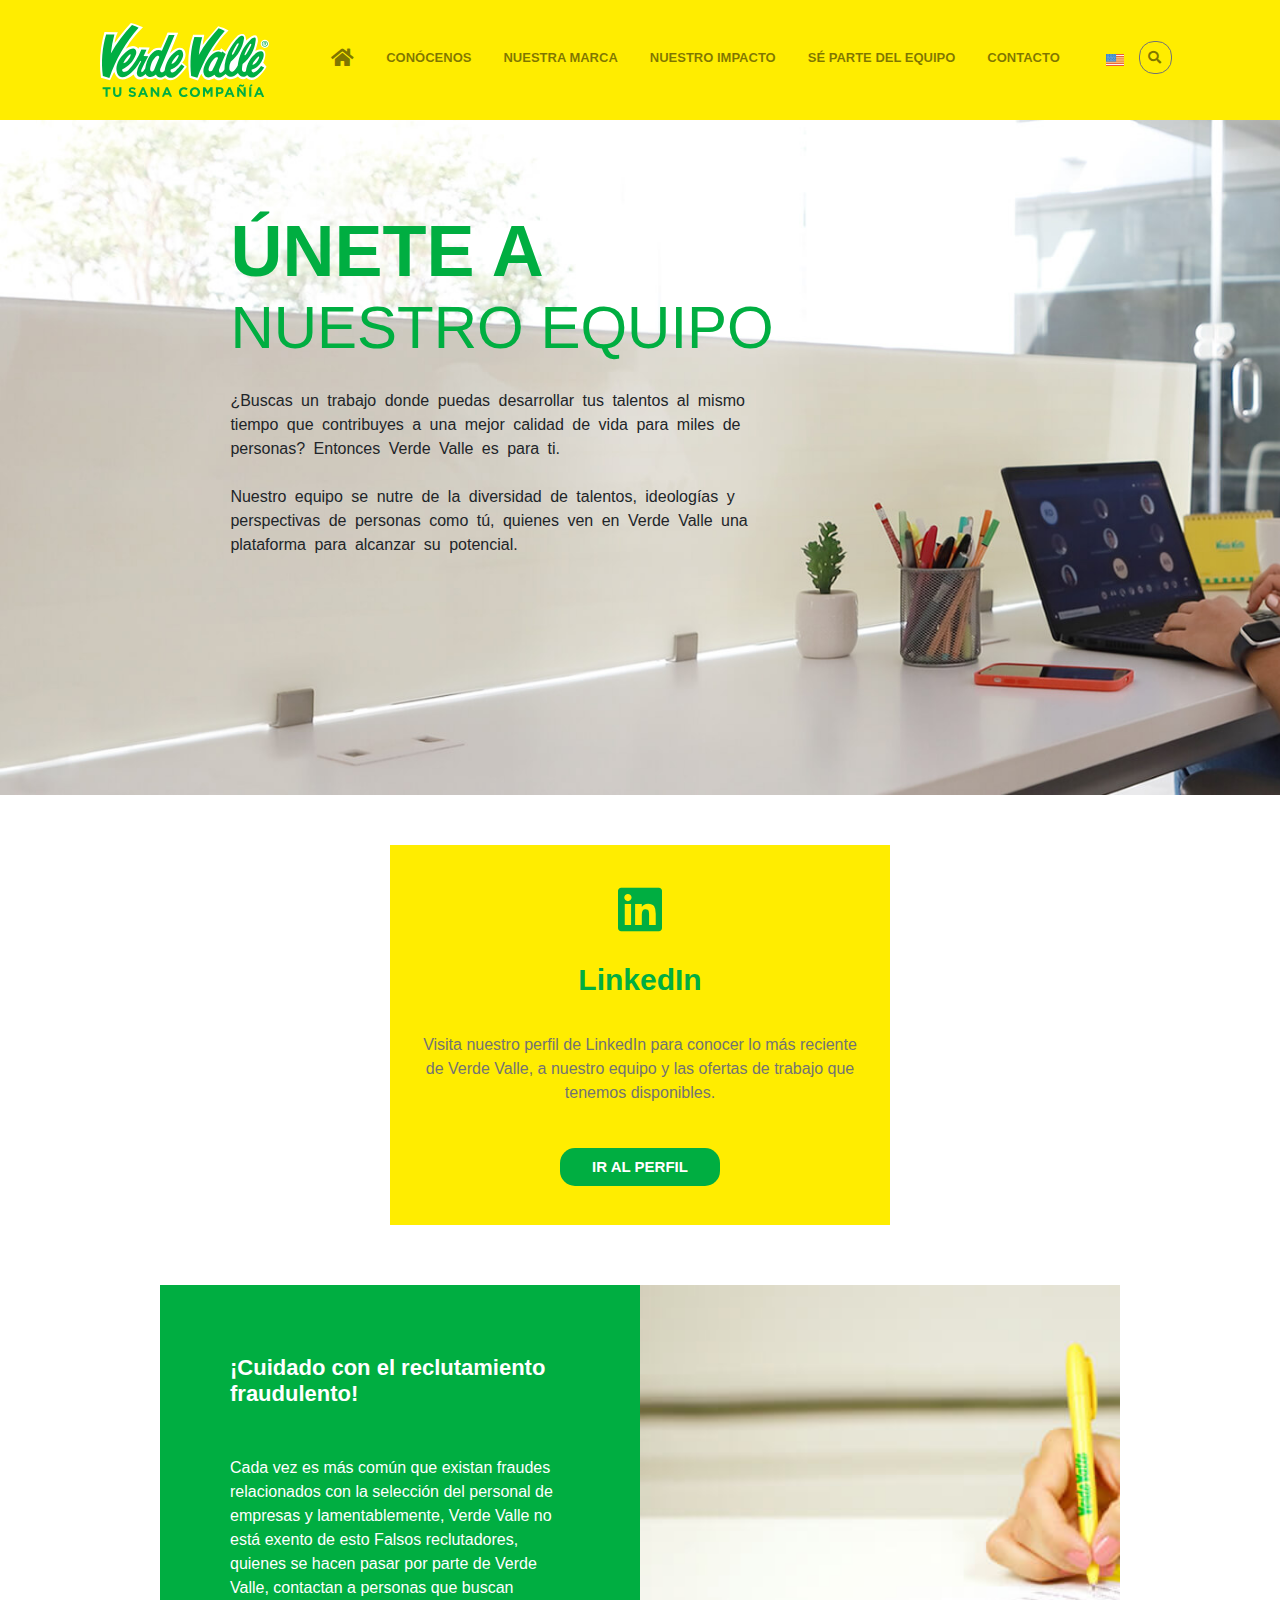
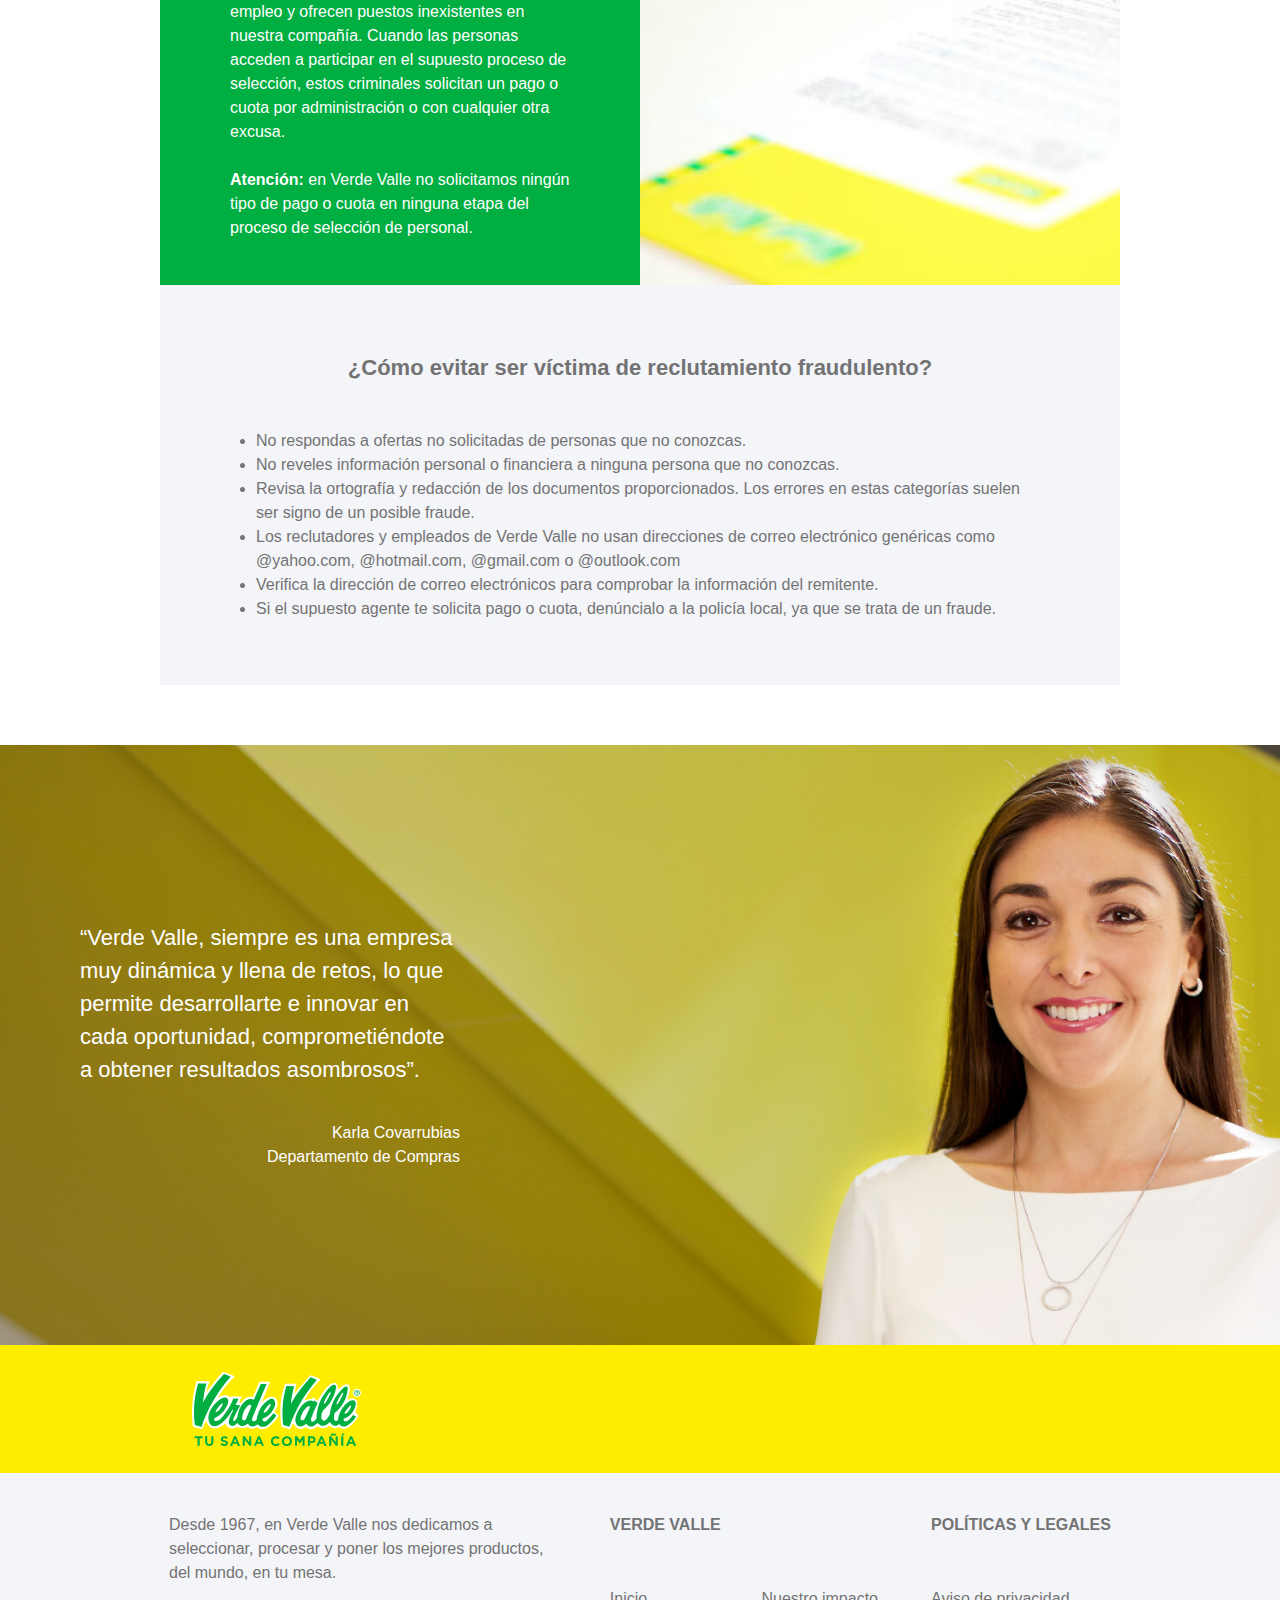
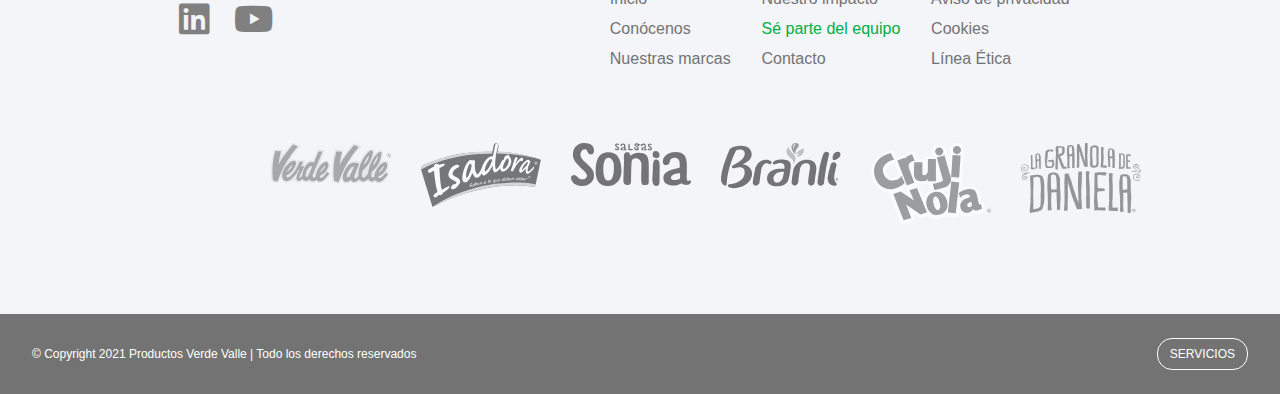
<file: equipo.html>
<!DOCTYPE html>
<html lang="en">
<head>
    <meta charset="UTF-8">
    <meta http-equiv="X-UA-Compatible" content="IE=edge">
    <meta name="viewport" content="width=device-width, initial-scale=1.0">
    <link rel="stylesheet" href="https://maxcdn.bootstrapcdn.com/bootstrap/4.0.0/css/bootstrap.min.css" integrity="sha384-Gn5384xqQ1aoWXA+058RXPxPg6fy4IWvTNh0E263XmFcJlSAwiGgFAW/dAiS6JXm" crossorigin="anonymous">
    <link rel="stylesheet" href="https://cdnjs.cloudflare.com/ajax/libs/font-awesome/5.15.4/css/all.min.css" integrity="sha512-1ycn6IcaQQ40/MKBW2W4Rhis/DbILU74C1vSrLJxCq57o941Ym01SwNsOMqvEBFlcgUa6xLiPY/NS5R+E6ztJQ==" crossorigin="anonymous" referrerpolicy="no-referrer" />
    <link rel="stylesheet" href="style.css">
    <link rel="shortcut icon" href="img/favicon.png" type="image/x-icon">
    <title>Verde Villa - equipo</title>
</head>
<body>
    <nav class="navbar navbar-expand-lg navbar-light" data-toggle="affix">
        <div class="mx-auto mx-lg-0 d-sm-flex d-block flex-sm-nowrap menu-container">
            <a class="navbar-brand" href="index.html"><img src="img/Verde-Valle-logo.svg" alt="" class="logo-img"></a>
            <div class="icons-mobile">
                <a href="#"><img src="img/us-flag.svg" alt="" class="us-flag"></a>
                <a class="search-icon-mobile" href="#"><i class="fas fa-search"></i></a>
                 <button class="navbar-toggler" type="button" data-toggle="collapse" data-target="#navbarsExample11" aria-expanded="false" aria-label="Toggle navigation">
                <span class="navbar-toggler-icon"></span>
                 </button>  
            </div>
        </div>
        <div class="collapse navbar-collapse text-center" id="navbarsExample11">
                <ul class="navbar-nav">
                    <li class="nav-item">
                        <a class="nav-item nav-link icon-home" href="index.html"><i class="fas fa-home"></i></a>
                    </li>
                    <li class="nav-item">
                        <a class="nav-item nav-link" href="#">conócenos</a>
                    </li>
                    <li class="nav-item">
                        <a class="nav-item nav-link" href="#">nuestra marca</a>
                    </li>
                    <li class="nav-item">
                        <a class="nav-item nav-link" href="#">nuestro impacto</a>
                    </li>
                    <li class="nav-item" style="min-width: 118px;">
                        <a class="nav-item nav-link" href="equipo.html">sé parte del equipo</a>
                    </li>
                    <li class="nav-item">
                        <a class="nav-item nav-link" href="contacto.html">contacto</a>
                    </li>
                    <li class="nav-item icon-flag">
                        <a href="#"><img src="img/us-flag.svg" alt="" class="us-flag"></a>
                    </li>
                    <li class="nav-item icon-search">
                        <a class="nav-link search-icon" href="#"><i class="fas fa-search"></i></a>
                    </li>
                </ul>
        </div>
    </nav>
    <div class="banner-team">
        <div class="banner-txt">
           <h1 class="banner-team-title">ÚNETE A <br> <span class="banner-team-title-second">NUESTRO EQUIPO</span> </h1>
            <h2 class="banner-team-subtitle">
                ¿Buscas un trabajo donde puedas desarrollar tus talentos al mismo tiempo que contribuyes a una mejor calidad de vida para miles de personas? Entonces Verde Valle es para ti. <br><br>
                
                Nuestro equipo se nutre de la diversidad de talentos, ideologías y perspectivas de personas como tú, quienes ven en Verde Valle una plataforma para alcanzar su potencial.</h2>
        </div>
    </div>
    <div class="banner-team-mobile">
        <img src="img/equipo-banner-mobile.jpg" alt="" class="img-banner-team-mobile">
        <div class="banner-team-mobile-txt">
            <h1 class="banner-team-mobile-title">ÚNETE A <br> <span class="banner-team-mobile-title-second">NUESTRO EQUIPO</span> </h1>
             <h2 class="banner-team-mobile-subtitle">
                 ¿Buscas un trabajo donde puedas desarrollar tus talentos al mismo tiempo que contribuyes a una mejor calidad de vida para miles de personas? Entonces Verde Valle es para ti. <br><br> 
                 Nuestro equipo se nutre de la diversidad de talentos, ideologías y perspectivas de personas como tú, quienes ven en Verde Valle una plataforma para alcanzar su potencial.</h2>
         </div>
         
    </div>
    <div class="linkedin">
        <div class="linkedin-info">
            <a href=""><i class="fab fa-linkedin"></i></a>
            <h3 class="linkedin-title">LinkedIn</h3>
            <p class="linkedin-subtitle">Visita nuestro perfil de LinkedIn para conocer lo más reciente de Verde Valle, a nuestro equipo y las ofertas de trabajo que tenemos disponibles.</p>
            <a href="" class="btn-perfil-linkedin">IR AL PERFIL</a>
        </div>
    </div>
    <div class="reclutamiento-fraudulento">
        <div class="reclutamiento-f-txt">
            <h2>¡Cuidado con el reclutamiento fraudulento!</h2>
            <p>Cada vez es más común que existan fraudes relacionados con la selección del personal de empresas y lamentablemente, Verde Valle no está exento de esto Falsos reclutadores, quienes se hacen pasar por parte de Verde Valle, contactan a personas que buscan empleo y ofrecen puestos inexistentes en nuestra compañía. Cuando las personas acceden a participar en el supuesto proceso de selección, estos criminales solicitan un pago o cuota por administración o con cualquier otra excusa. <br><br>

            <span class="reclutamiento-f-txt-bold">Atención:</span> en Verde Valle no solicitamos ningún tipo de pago o cuota en ninguna etapa del proceso de selección de personal.</p>
        </div>
        <div class="reclutamiento-f-img">
        </div>
    </div>
    <div class="victima-rf">
        <h2 class="victima-rf-title">¿Cómo evitar ser víctima de reclutamiento fraudulento?</h2>
        <ul>
            <li>No respondas a ofertas no solicitadas de personas que no conozcas.</li>
            <li>No reveles información personal o financiera a ninguna persona que no conozcas.</li>
            <li>Revisa la ortografía y redacción de los documentos proporcionados. Los errores en estas categorías suelen ser signo de un posible fraude.</li>
            <li>Los reclutadores y empleados de Verde Valle no usan direcciones de correo electrónico genéricas como @yahoo.com, @hotmail.com, @gmail.com o @outlook.com</li>
            <li>Verifica la dirección de correo electrónicos para comprobar la información del remitente.</li>
            <li>Si el supuesto agente te solicita pago o cuota, denúncialo a la policía local, ya que se trata de un fraude.</li>
        </ul>
    </div>
    <div class="karla-covarrubias">
        <div class="karla-txt">
            <p class="karla-phrase">“Verde Valle, siempre es una empresa muy dinámica y llena de retos, lo que permite desarrollarte e innovar en cada oportunidad, comprometiéndote a obtener resultados asombrosos”.</p>
            <div class="karla-name">
               <p><b>Karla Covarrubias</b></p>
            <p>Departamento de Compras</p> 
            </div>
        </div>
    </div>
    <div class="karla-covarrubias-mobile">
        <img src="img/VerdeValle-equipo-Karla.jpg" alt="">
        <div class="karla-txt-mobile">
            <p class="karla-phrase-mobile">“Verde Valle, siempre es una empresa muy dinámica y llena de retos, lo que permite desarrollarte e innovar en cada oportunidad, comprometiéndote a obtener resultados asombrosos”.</p>
            <div class="karla-name">
               <p><b>Karla Covarrubias</b></p>
            <p>Departamento de Compras</p> 
            </div>
        </div>
    </div>
    <div class="yellow-separator">
        <div class="yellow-sepatator-container">
           <a href="#"><img src="img/Verde-Valle-logo.svg" alt="" class="logo-img"> </a>
        </div>
    </div>
    <div class="footer">
        <div class="footer-info">
            <div class="footer-description">
                <p>Desde 1967, en Verde Valle nos dedicamos a seleccionar, procesar y poner los mejores productos, del mundo, en tu mesa.</p>
                <div>
                    <a href=""><i class="fab fa-linkedin icons-footer"></i></a>
                    <a href=""><i class="fab fa-youtube icons-footer"></i></a>
                </div>
            </div>
            <div class="footer-links">
                <p class="footer-title">VERDE VALLE</p>
                <ul>
                    <li><a href="index.html">Inicio</a></li>
                    <li><a href="">Conócenos</a></li>
                    <li><a href="">Nuestras marcas</a></li>
                </ul>
            </div>
            <div class="footer-links-2">
                <ul>
                    <li><a href="">Nuestro impacto</a></li>
                    <li><a href="equipo.html" class="focus-link">Sé parte del equipo</a></li>
                    <li><a href="contacto.html">Contacto</a></li>
                </ul>
            </div>
            <div class="footer-links">
                <p class="footer-title">POLÍTICAS Y LEGALES</p>
                <ul>
                    <li><a href="">Aviso de privacidad</a></li>
                    <li><a href="">Cookies</a></li>
                    <li> <a href="">Línea Ética</a></li>
                </ul>
                 
            </div>
        </div>
        <div class="footer-brands">
            <a href=""><img src="img/logos/marcas-verde-valle.svg" alt=""></a>
            <a href=""><img src="img/logos/Isadora-tagline-footer.svg" alt=""></a>
            <a href=""><img src="img/logos/marcas-salsas-sonia.svg" alt=""></a>
            <a href=""><img src="img/logos/marcas-branli.svg" alt=""></a>
            <a href=""><img src="img/logos/marcas-crujinola.svg" alt=""></a>
            <a href=""><img src="img/logos/marcas-granola-de-daniela.svg" alt=""></a>
        </div>
    </div>
    <div class="copyright">
        <div class="section-copyright">
            <p>© Copyright 2021 Productos Verde Valle   <span class="footer-separator">|</span>   Todo los derechos reservados</p>
            <a href="" class="btn-services">servicios</a>
        </div>
    </div>

    <script src="https://code.jquery.com/jquery-3.2.1.slim.min.js" integrity="sha384-KJ3o2DKtIkvYIK3UENzmM7KCkRr/rE9/Qpg6aAZGJwFDMVNA/GpGFF93hXpG5KkN" crossorigin="anonymous"></script>
    <script src="https://cdnjs.cloudflare.com/ajax/libs/popper.js/1.12.9/umd/popper.min.js" integrity="sha384-ApNbgh9B+Y1QKtv3Rn7W3mgPxhU9K/ScQsAP7hUibX39j7fakFPskvXusvfa0b4Q" crossorigin="anonymous"></script>
    <script src="https://maxcdn.bootstrapcdn.com/bootstrap/4.0.0/js/bootstrap.min.js" integrity="sha384-JZR6Spejh4U02d8jOt6vLEHfe/JQGiRRSQQxSfFWpi1MquVdAyjUar5+76PVCmYl" crossorigin="anonymous"></script>
</body>
</html>
</file>
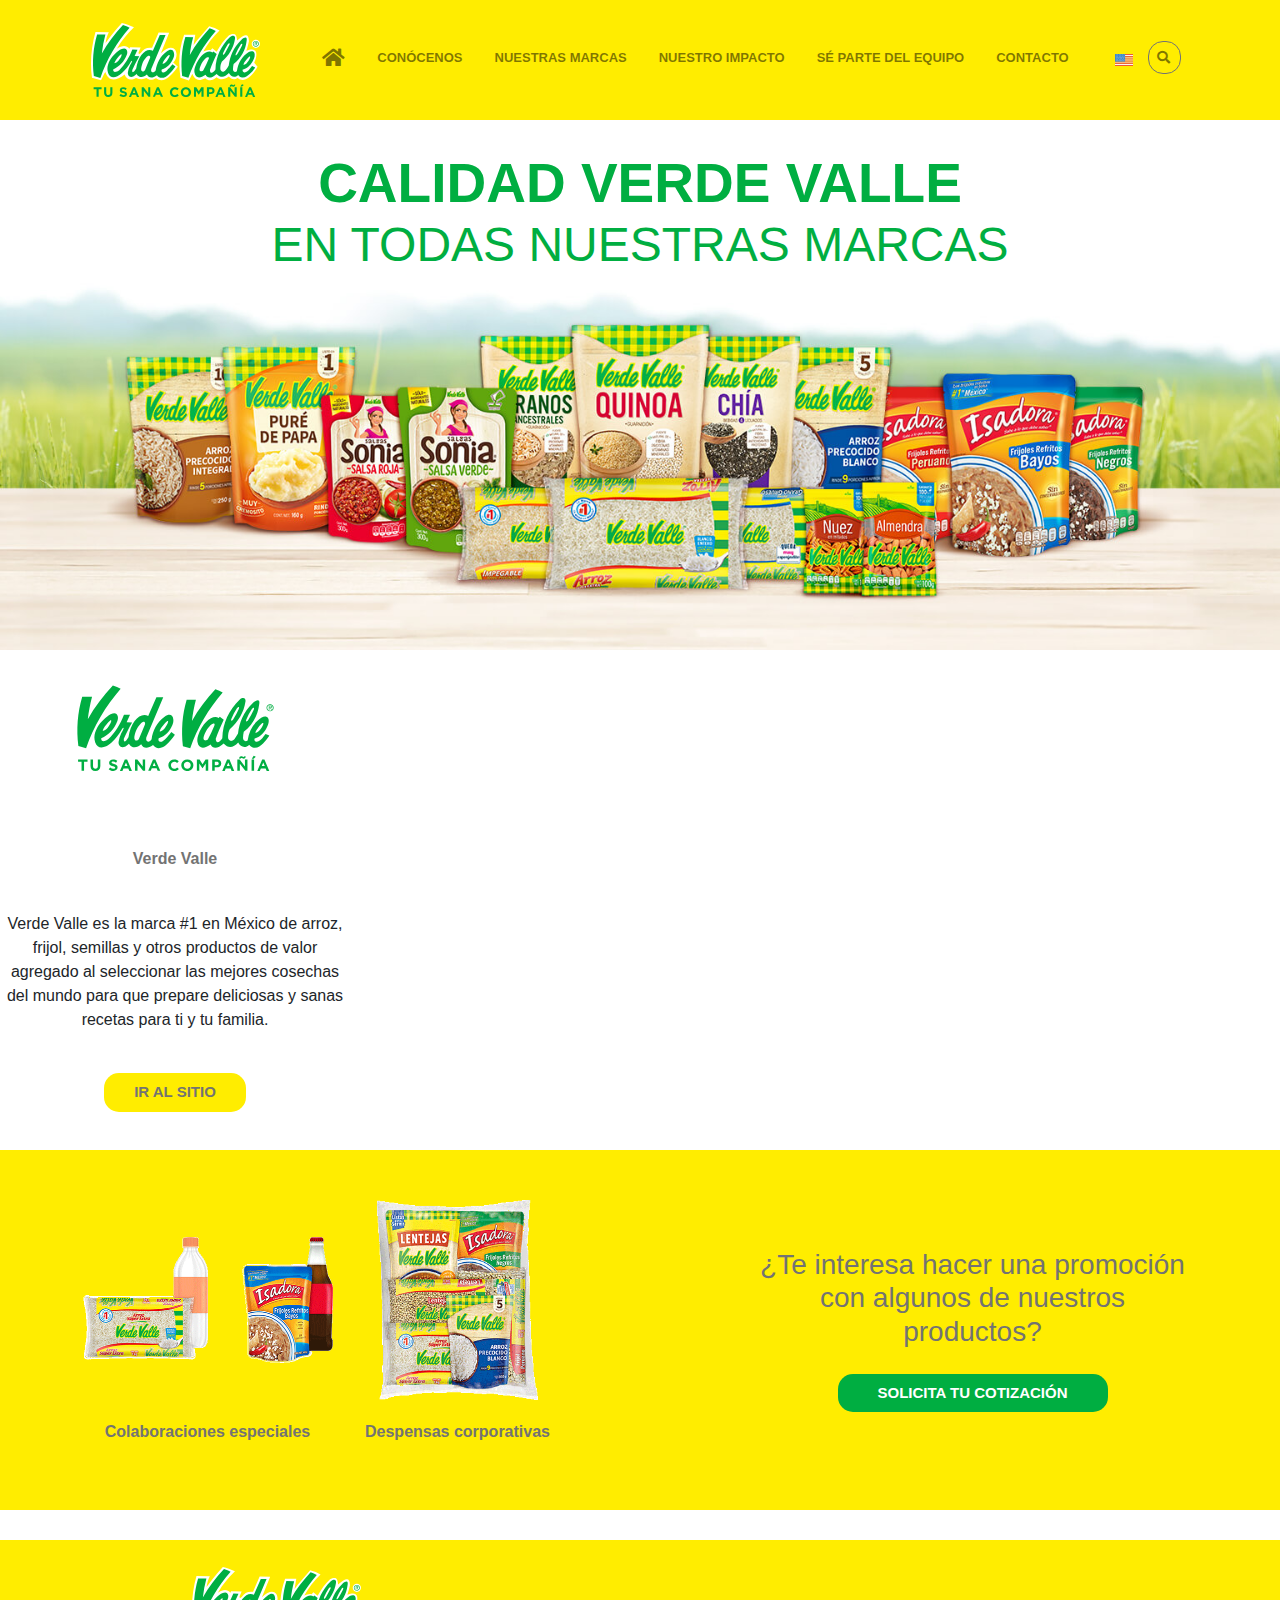
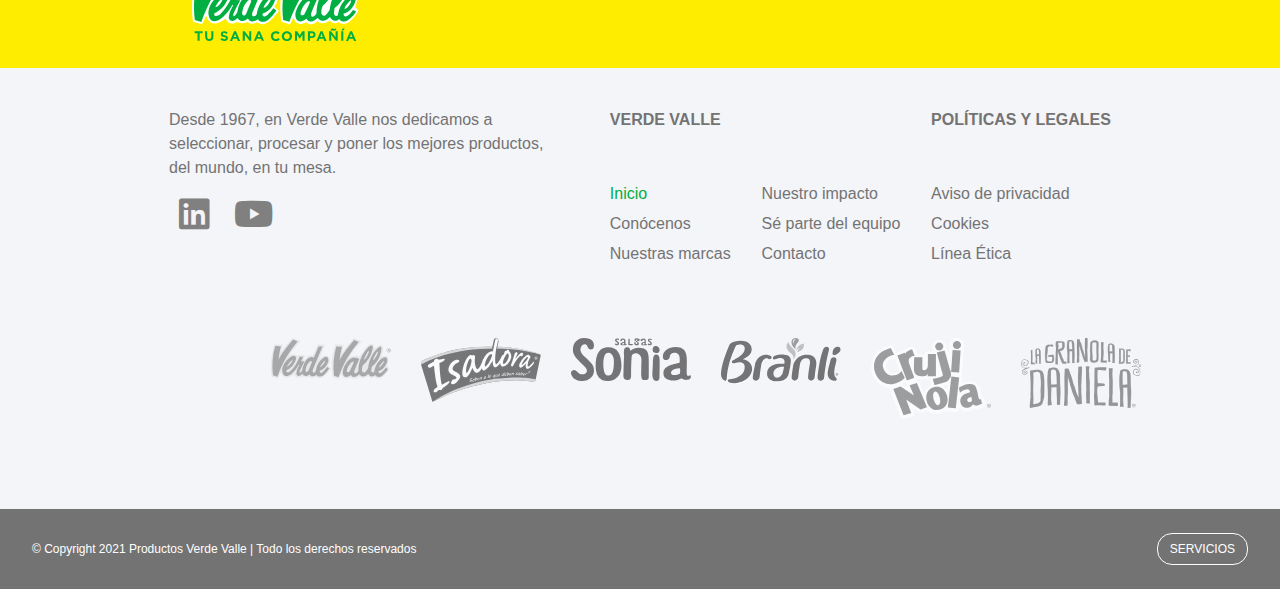
<file: nuestras-marcas.html>
<!DOCTYPE html>
<html lang="en">
    <head>
        <meta charset="UTF-8">
        <meta http-equiv="X-UA-Compatible" content="IE=edge">
        <meta name="viewport" content="width=device-width, initial-scale=1.0">
        <link rel="stylesheet" href="https://maxcdn.bootstrapcdn.com/bootstrap/4.0.0/css/bootstrap.min.css" integrity="sha384-Gn5384xqQ1aoWXA+058RXPxPg6fy4IWvTNh0E263XmFcJlSAwiGgFAW/dAiS6JXm" crossorigin="anonymous">
        <link rel="stylesheet" href="https://cdnjs.cloudflare.com/ajax/libs/font-awesome/5.15.4/css/all.min.css" integrity="sha512-1ycn6IcaQQ40/MKBW2W4Rhis/DbILU74C1vSrLJxCq57o941Ym01SwNsOMqvEBFlcgUa6xLiPY/NS5R+E6ztJQ==" crossorigin="anonymous" referrerpolicy="no-referrer" />
        <link rel="stylesheet" href="style.css">
        <link rel="shortcut icon" href="img/favicon.png" type="image/x-icon">
        <title>Verde Villa - home</title>
    </head>
    <body>
        <nav class="navbar navbar-expand-lg navbar-light" data-toggle="affix">
            <div class="mx-auto mx-lg-0 d-sm-flex d-block flex-sm-nowrap menu-container">
                <a class="navbar-brand" href="index.html"><img src="img/Verde-Valle-logo.svg" alt="" class="logo-img"></a>
                <div class="icons-mobile">
                    <a href="#"><img src="img/us-flag.svg" alt="" class="us-flag"></a>
                    <a class="search-icon-mobile" href="#"><i class="fas fa-search"></i></a>
                     <button class="navbar-toggler" type="button" data-toggle="collapse" data-target="#navbarsExample11" aria-expanded="false" aria-label="Toggle navigation">
                    <span class="navbar-toggler-icon"></span>
                     </button>  
                </div>
            </div>
            <div class="collapse navbar-collapse text-center" id="navbarsExample11">
                    <ul class="navbar-nav">
                        <li class="nav-item">
                            <a class="nav-item nav-link icon-home" href="index.html"><i class="fas fa-home"></i></a>
                        </li>
                        <li class="nav-item">
                            <a class="nav-item nav-link" href="conocenos.html">conócenos</a>
                        </li>
                        <li class="nav-item">
                            <a class="nav-item nav-link" href="#">nuestras marcas</a>
                        </li>
                        <li class="nav-item">
                            <a class="nav-item nav-link" href="impacto.html">nuestro impacto</a>
                        </li>
                        <li class="nav-item" style="min-width: 118px;">
                            <a class="nav-item nav-link" href="equipo.html">sé parte del equipo</a>
                        </li>
                        <li class="nav-item">
                            <a class="nav-item nav-link" href="contacto.html">contacto</a>
                        </li>
                        <li class="nav-item icon-flag">
                            <a href="#"><img src="img/us-flag.svg" alt="" class="us-flag"></a>
                        </li>
                        <li class="nav-item icon-search">
                            <a class="nav-link search-icon" href="#"><i class="fas fa-search"></i></a>
                        </li>
                    </ul>
            </div>
        </nav>
        
        <div class="banner-nuestras-marcas">
            <h2><span>CALIDAD VERDE VALLE</span> EN TODAS NUESTRAS MARCAS </h2>
        </div>
        <div class="banner-marcas-mobile">
            <h2><span>CALIDAD VERDE VALLE</span> EN TODAS NUESTRAS MARCAS </h2>
            <img src="img/banner-marcas-mobile.jpg" alt="" class="banner-marcas-mobile">
        </div>

        <div class="brands">
            <div class="brand">
                <img src="img/Verde-Valle-logo.svg" alt="">
                <a href="http://" target="_blank"><p class="brand-name">Verde Valle</p></a>
                <p>Verde Valle es la marca #1 en México de arroz, frijol, semillas y otros productos de valor agregado al seleccionar las mejores cosechas del mundo para que prepare deliciosas y sanas recetas para ti y tu familia.</p>
                <div>
                    <a href="" class="btn-iralsitio">ir al sitio</a>
                </div>
                <div class="socialmedia-logos">
                   
                </div>
            </div>
        </div>

        <div class="yellow-publicity">
            <div class="productos-container">
                <div class="productos">
                    <img src="img/colaboraciones-especiales.png" alt="">
                    <p>Colaboraciones especiales</p>
                </div>
                <div class="productos">
                    <img src="img/despensas-corporativas-1.png" alt="">
                    <p>Despensas corporativas</p>
                </div>
            </div>
            <div class="publicity-txt">
                <h2>¿Te interesa hacer una promoción con algunos de nuestros productos?</h2>
                <div>
                   <a href="" class="btn-cotizacion">solicita tu cotización</a> 
                </div>
                
            </div>
            
        </div>
        
        <div class="yellow-separator">
            <div class="yellow-sepatator-container">
               <a href="#"><img src="img/Verde-Valle-logo.svg" alt="" class="logo-img"> </a>
            </div>
        </div>
        <div class="footer">
            <div class="footer-info">
                <div class="footer-description">
                    <p>Desde 1967, en Verde Valle nos dedicamos a seleccionar, procesar y poner los mejores productos, del mundo, en tu mesa.</p>
                    <div>
                        <a href=""><i class="fab fa-linkedin icons-footer"></i></a>
                        <a href=""><i class="fab fa-youtube icons-footer"></i></a>
                    </div>
                </div>
                <div class="footer-links">
                    <p class="footer-title">VERDE VALLE</p>
                    <ul>
                        <li><a href="index.html" class="focus-link">Inicio</a></li>
                        <li><a href="">Conócenos</a></li>
                        <li><a href="">Nuestras marcas</a></li>
                    </ul>
                </div>
                <div class="footer-links-2">
                    <ul>
                        <li><a href="">Nuestro impacto</a></li>
                        <li><a href="equipo.html" >Sé parte del equipo</a></li>
                        <li><a href="contacto.html">Contacto</a></li>
                    </ul>
                </div>
                <div class="footer-links">
                    <p class="footer-title">POLÍTICAS Y LEGALES</p>
                    <ul>
                        <li><a href="">Aviso de privacidad</a></li>
                        <li><a href="">Cookies</a></li>
                        <li> <a href="">Línea Ética</a></li>
                    </ul>
                     
                </div>
            </div>
            <div class="footer-brands">
                <a href=""><img src="img/logos/marcas-verde-valle.svg" alt=""></a>
                <a href=""><img src="img/logos/Isadora-tagline-footer.svg" alt=""></a>
                <a href=""><img src="img/logos/marcas-salsas-sonia.svg" alt=""></a>
                <a href=""><img src="img/logos/marcas-branli.svg" alt=""></a>
                <a href=""><img src="img/logos/marcas-crujinola.svg" alt=""></a>
                <a href=""><img src="img/logos/marcas-granola-de-daniela.svg" alt=""></a>
            </div>
        </div>
        <div class="copyright">
            <div class="section-copyright">
                <p>© Copyright 2021 Productos Verde Valle  <span class="footer-separator">|</span>    Todo los derechos reservados</p>
                <a href="" class="btn-services">servicios</a>
            </div>
        </div>
        
        <script src="https://code.jquery.com/jquery-3.2.1.slim.min.js" integrity="sha384-KJ3o2DKtIkvYIK3UENzmM7KCkRr/rE9/Qpg6aAZGJwFDMVNA/GpGFF93hXpG5KkN" crossorigin="anonymous"></script>
        <script src="https://cdnjs.cloudflare.com/ajax/libs/popper.js/1.12.9/umd/popper.min.js" integrity="sha384-ApNbgh9B+Y1QKtv3Rn7W3mgPxhU9K/ScQsAP7hUibX39j7fakFPskvXusvfa0b4Q" crossorigin="anonymous"></script>
        <script src="https://maxcdn.bootstrapcdn.com/bootstrap/4.0.0/js/bootstrap.min.js" integrity="sha384-JZR6Spejh4U02d8jOt6vLEHfe/JQGiRRSQQxSfFWpi1MquVdAyjUar5+76PVCmYl" crossorigin="anonymous"></script>
    </body>
</html>
</file>
<file: style.css>
*{
    margin: 0;
    padding: 0;
    box-sizing: border-box;
    font-family: "Montserrat",Sans-serif;
}
.navbar{
    background-color: #ffed00;
    height: 120px;
    z-index: 1;
    padding: 0;
}
.navbar-light .navbar-toggler {
    border-color: transparent;
}
.nav-link{
    font-family: "Montserrat",Sans-serif;
    font-size: 13px;
    font-weight: 600;
    text-transform: uppercase;
    margin: 0px 8px;
}
.menu-container{
    display: flex;
}
.menu-container, .navbar-nav, .nav-item{
    height: 100%;
}
.navbar-brand, .icon-flag, .icon-search{
    display: flex;
    align-items: center;
}
.nav-link{
    display: flex;
    align-items: center;
    height: 100%;
    border-bottom: 5px solid transparent;
    transition: all .4s;
}
.nav-link:hover{
    border-bottom: 5px solid #00ae41;
    transition: all .4s;
    color:#00ae41!important;
}
.search-icon:hover{
    border-bottom: unset;
}
.icon-home:hover{
    border-bottom: 5px solid transparent;
    color: gray!important;
}
.logo-img{
    width: 169px;
    margin-right: 30px;
}
.us-flag{
    width: 18px;
    margin-left: 30px;
    padding-top: 4px;
}
.search-icon{
    border: 1px solid #737373;
    border-radius: 15px;
    width: 33px;
    height: 33px;
    margin-left: 15px;
}
.fa-search{
    transition: all .4s;
}
.fa-search:hover{
    color: #00ae41;
    transition: all .4s;
}
.fa-home{
    font-size: 20px;
}
.icon-flag, .icon-search{
     padding-bottom: 6px;
}
/* /// */
.banner{
    background-image: url("img/banner-desktop-home.jpg");
    height: 100vh;
    background-repeat: no-repeat;
    background-size: contain;
}
.banner-title{
    color: #fff;
    font-family: "Montserrat",Sans-serif;
    font-size: 72px;
    font-weight: 800;
    line-height: 1em;
    text-shadow: 5px 4px 30px rgb(0 91 9 / 86%);
}
.banner-title-second{
    font-weight: 500;
}
.banner-subtitle{
    color: #fff;
    max-width: 450px;
    font-size: 22px;
    line-height: 1.5em;
    margin: 30px 0px 15px 0px;
}
.banner-txt{
    position: relative;
    top: 14%;
    left: 18%;
    max-width: 835px;
}
.btn-banner, .btn-iralsitio{
    background-color: #ffed00;
    color: #737373;
    text-transform: uppercase;
    font-weight: 600;
    font-size: 15px;
    border-radius: 15px 15px 15px 15px;
    padding: 8px 30px 8px 30px;
    display: inline-block;
    transition: all .6s;
}
.btn-banner:hover{
    color: #00ae41;
    text-decoration: none;
    transition: all .6s;
}
.btn-conoce-mas{
    color: #737373;
    transition: all .6s;
}
.btn-conoce-mas:hover{
    box-shadow: 4px 4px 10px 0px rgb(8 11 62 / 10%);
    text-decoration: none;
    color: #00ae41;
    transition: all .6s;
}

/* //// */
.section-noticias{
    display: flex;
    justify-content:space-evenly;
    width: 80%;
    margin: 20px auto 80px auto;
}

.noticia{
    width: 358px;
    background-color: #f3f5f9;
    margin: 0px 10px;
}
.noticia-title{
    margin: 10px 0px;
    font-weight: 700;
    font-size: 30px;
}
.noticia-title, .noticia-txt{
    color: #737373;
    padding: 20px;
}
.noticia-img{
    width: 100%;
    object-fit: contain;
}
.mrg{
    margin: 40px 0px;
}

/* //// */
.yellow-separator{
    background-color: #ffed00;
    height: 128px;
    display: flex;
    width: 100%;
    align-items: center;
}

/* //// */
.marcas-container{
    text-align: center;
    margin: 60px 0px;
}
.marcas-container h2{
    margin-bottom: 30px;
}
.section-marcas{
    display: flex;
    width: 50%;
    flex-wrap: wrap;
    justify-content: space-between;
    margin: auto;
}
.section-marcas a{
    transition: all .8s;
}
.section-marcas img{
    width: 150px;
    object-fit: contain;
    margin: 20px 0px;
}
.yellow-sepatator-container{
    width: 70%;
    margin: auto;
}

/* ///// */
.copyright{
    background-color: #737373;
    height: 80px;
    font-size: 12px;
}
.section-copyright{
    display: flex;
    width: 95%;
    align-items: center;
    justify-content: space-between;
    height: 80px;
    margin: auto;
}
.section-copyright p{
    color: white;
    font-weight: 100;
    margin: 0;
}
.btn-services{
    color: white;
    background-color: transparent;
    border: 1px solid white;
    border-radius: 15px 15px 15px 15px;
    padding: 6px 12px 6px 12px;
    text-transform: uppercase;
}
.btn-services:hover{
    background-color: #ffed00;
    border: 1px solid #ffed00;
    color: #00ae41;
    text-decoration: none;
    transition: all .3s;
}
@media(max-width:1150px){
    .section-noticias{
        width: 95%;
    }
}
@media(max-width:980px){
    .navbar-nav{
        background-color: white;
    }
    .nav-item{
        background-color: #f3f5f9;
        display: flex;
        justify-content: center;
    }
    .nav-link{
        color: #494c4f;
    }
    .banner{
        background-image: url("img/banner-tablet-home.jpg");
    }
    .banner-title{
        font-size: 52px;
    }
    .banner-subtitle{
        font-size: 20px;
    }
    .banner-subtitle, .banner-title{
        text-align: center;
        max-width: 600px;
        margin: auto;
    }
    .banner-title{
        color: #33ae3e;
        font-size: 38px;
    }
    .banner-subtitle{
        color: #737373;
        font-size: 18px;
        font-weight: 600;
    }
    .banner-txt {
        position: relative;
        top: 6%;
        left: 0;
    }
    .btn-banner{
        margin: 40px auto;
        text-align: center;
        display: flex;
        justify-content: center;
        width: 180px;
    }
    .noticia-title{
        font-size: 22px;
    }
    .section-noticias {
        display: flex;
        justify-content: space-evenly;
        align-items: center;
        flex-direction: column;
    }
    .section-marcas {
        display: flex;
        width: 100%;
        flex-wrap: wrap;
        margin: auto;
        flex-direction: column;
    }
    .yellow-sepatator-container {
        width: unset;
        margin: auto;
    }
    .footer-brands {
        display: flex;
        padding: 50px 0px;
        flex-direction: column;
        align-items: center;
    }
    .footer-info{
        width: 100%;
        height: 100%!important;
        margin: auto;
        display: flex;
        justify-content: center;
        flex-direction: column;
        align-items: center;
        text-align: center;
    }
    .footer-title{
        margin-top: 60px;
    }
    .footer-description p {
        margin-bottom: 30px;
    }
    .footer-brands a img{
        margin: 20px 0px;
    }
    .section-copyright {
        display: flex;
        align-items: center;
        justify-content: space-around;
        height: 130px;
        margin: auto;
        flex-direction: column;
        max-width: 260px;
        text-align: center;
        padding: 10px 0px;
    }
    .copyright{
        height: 130px;
    }
}
@media(max-width:600px){
    .banner{
        background: url("img/banner-mobile-home.jpg") bottom right no-repeat;
    }
}


/* //vista equipo/// */
.banner-team{
    background-image: url("img/Equipo-Verde-Valle.jpg");
    height: 75vh;
    background-repeat: no-repeat;
    background-size: cover;
}
.banner-team-title{
    color: #00ae41;
    font-family: "Montserrat",Sans-serif;
    font-size: 72px;
    font-weight: 800;
    line-height: 1em;
}
.banner-team-title-second{
    font-weight: 500;
    font-size: 60px;
    line-height: 60px;
}
.banner-team-subtitle{
    font-size: 16px;
    font-weight: 400;
    max-width: 530px;
    line-height: 24px;
    margin: 30px 0px;
    word-spacing: 4px;
    color: #212529;
}
/* /// */
.linkedin-info{
    background-color: #ffed00;
    max-width: 500px;
    height: 380px;
    padding: 25px;
    text-align: center;
    display: flex;
    flex-direction: column;
    justify-content: space-around;
    align-items: center;
    margin: 50px auto;
}
.fa-linkedin{
    font-size: 50px;
    color: #00ae41;
}
.linkedin-title{
    font-size: 30px;
    color: #00ae41;
    font-weight: 600;
}
.linkedin-subtitle{
    color: #737373;
}
.btn-perfil-linkedin, .btn-cotizacion{
    background-color: #00ae41;
    color: white;
    text-transform: uppercase;
    font-weight: 600;
    font-size: 15px;
    border-radius: 15px 15px 15px 15px;
    padding: 8px 30px 8px 30px;
    display: inline-block;
    transition: all .6s;
    width: 160px;
}
.btn-perfil-linkedin:hover{
    color: white;
    text-decoration: none;
    background-color: #0a8638;
}
/* ////// */
.reclutamiento-fraudulento{
    background-color: #00ae41;
    color: white;
    width: 75%;
    height: 600px;
    display: flex;
    justify-content: center;
    margin: 60px auto 0px auto;
}
.reclutamiento-f-txt{
    width: 50%;
    padding: 70px;
}
.reclutamiento-f-txt h2{
    font-weight: 700;
    font-size: 22px;
}
.reclutamiento-f-txt p{
    font-weight: 100;
    padding: 40px 0px;
}
.reclutamiento-f-txt-bold{
    font-weight: 600;
}
.reclutamiento-f-img{
    background-image: url("img/VerdeValle-equipo-unete.jpg");
    background-repeat: no-repeat;
    background-size: cover;
    width: 50%;

}
/* ////// */
.victima-rf{
    height: 400px;
    width: 75%;
    margin: 0px auto 60px;
    background-color: #f3f5f9;
}
.victima-rf-title{
    text-align: center;
    font-size: 22px;
    color: #737373;
    padding: 70px 0px 40px 0px;
    font-weight: 700;
}
.victima-rf ul{
    width: 80%;
    margin: auto;
    color: #737373;
}
/* //// */
.karla-covarrubias{
    background-image: url("img/VerdeValle-equipo-Karla.jpg");
    background-repeat: no-repeat;
    background-size: cover;
    width: 100%;
    height: 600px;
    display: flex;
    align-items: center;
    padding-left: 80px;
    font-weight: 100;
}
.karla-txt{
    color: white;
    max-width: 380px;
}
.karla-phrase{
    font-size: 22px;
    margin-bottom: 1.6em;
}
.karla-name{
    text-align: right;

}
.karla-name p{
    margin-bottom: 0px;
}
@media(max-width:1200px){
    .reclutamiento-fraudulento{
        flex-direction: column;
        width: 100%;
        height: auto;
        background-color: #00ae41;
        display: flex;
        justify-content: center;
        margin: 60px auto 0px auto;
    }
    .reclutamiento-f-txt, .reclutamiento-f-img{
        width: 100%;
    }
    .reclutamiento-f-img{
        height: 500px;
        background-size: cover;
    }
    .victima-rf {
        height: auto;
        width: 100%;
        padding-bottom: 20px;
    }
}
@media(max-width:400px){
    .navbar{
        height: 100%;
    }
    .logo-img {
        width: 114px;
        margin: 10px 0px;
    }
}
@media(max-width:576px){
    .navbar{
        height: 100%;
    }
}
@media(max-width:768px){
    .icon-flag, .icon-search{
        display: none;
    }
    .noticia{
        width: 100%;
    }
    .section-noticias{
        width: 100%;
    }
    .footer-separator{
        display: none;
    }
}
/* ///contacto */
.contacto{
    text-align: center;
}
.title-contacto{
    color: #00ae41;
    font-size: 24px;
    text-transform: uppercase;
    font-weight: 700;
    margin: 70px auto;
}
.contacto-info{
    max-width: 500px;
    text-align: center;
    margin: 0px auto 70px auto;
    color: #737373;
}
.contacto-img{
    text-align: center;
}
.form-contacto{
    width: 650px;
    margin: 50px auto;
}
input[type=text]{
    width: 300px;
    height: 47px;
    margin: 8px 10px;
}
input[type=text],input[type=email], textarea, select{
    color:#737373;
    border-radius: 9px;
    border: 1px solid #737373;
    box-shadow: none;
    padding: 12px;
}
.checkbox-options{
    width: 100%;
    text-align: left;
    padding-left: 12px;
    margin-bottom: 20px;
}
.checkbox-options label{
    color:#737373;
}
textarea, select{
    margin: 8px 10px;
    width: 626px;
}
.input-adress{
    width: 626px;
}
form{
    text-align: center;
}
form a{
    color:#00ae41;
}
.aviso-privacidad:hover{
    color: #0a8638;
    text-decoration: none;
}
.btn-enviar{
    background-color: #00ae41;
    color: white;
    font-size: 15px;
    border-radius: 15px;
    padding: 12px 30px;
    font-weight: 600;
    transition: all .3s;
}
.btn-enviar:hover{
    box-shadow: 4px 4px 10px 0 rgb(8 11 62 / 10%);
    text-decoration: none;
    color: white;
    transition: all .3s;
    background-color: #0a8638;
}
@media(max-width:900px){
    input[type=text], input[type=email], textarea, select{
        width: 80%;
    }
    .form-contacto{
        width: 100%;
    }
}
/* //FOOTER// */
.footer{
    background-color: #f3f5f9;
    padding: 40px 0px;
    color: #737373;
}
.footer-info{
    width: 76%;
    height: 180px;
    margin: auto;
    display: flex;
    justify-content: space-around;
}
.footer-brands{
    display: flex;
    justify-content: space-around;
    width: 60%;
    margin: auto;
    padding: 50px 0px;
}
.footer-brands img{
    filter: grayscale(100%);
    opacity: 0.66;
    width: 120px;
    object-fit: contain;
    transition: all .8s;
    margin: 0px 15px;
}
.footer-brands a img:hover, .section-marcas a:hover{
    filter: none;
    opacity: 1;
    transform: translate(0, -8px);
    transition: all .8s;

}
.footer-description{
    max-width: 400px;
    margin-right: 10px;
}
.footer ul{
    list-style: none;
}
.footer ul li{
    margin: 6px 0px;
}
.footer a{
    text-decoration: none;
    color: #737373;
}
.footer-title{
    font-weight: 600;
}
.footer a:hover{
    color: #00ae41;
}
.footer-links{
    display: flex;
    flex-direction: column;
    justify-content: space-between;
}
.footer-links-2{
    display: flex;
    align-items: end;
}
.icons-footer{
    font-size: 35px;
    margin: 0px 10px;
    color: gray;
    transition: all .3s;
}
.icons-footer:hover{
    color: #00ae41;
    transition: all .3s;
}
.footer .focus-link{
    color: #00ae41;
}
@media (min-width: 992px){
    .navbar-expand-lg{
        justify-content: center;
    }
    .navbar-collapse{
        height: 100%;
    }
    .responsables-txt{
        font-weight: 900;
        font-size: 72px
    }
}
.icons-mobile{
    display: none;
}
.banner-team-mobile{
    display: none;
}
.banner-team{
    display: block;
}
.karla-covarrubias-mobile{
    display: none;
}
@media (max-width: 992px){
   .menu-container{
    width: 90%;
    justify-content: space-between;
}
.icon-flag, .icon-search{
    display: none;
}
.icons-mobile{
    display: flex;
    align-items: center;
}
.search-icon-mobile{
    border: 1px solid #737373;
    color: #737373;
    border-radius: 15px;
    width: 33px;
    height: 33px;
    margin-left: 15px;
    display: flex;
    justify-content: center;
    align-items: center;
}
.search-icon-mobile:hover{
    border: 1px solid #00ae41;
    color: #00ae41;
    text-decoration: none;
}
.karla-covarrubias{
    display: none!important;
}
.karla-covarrubias-mobile{
    display: block;
}
.banner-team-mobile{
    display: block;
}
.karla-txt-mobile{
    background-color: #00ae41;
    color: white;
    height: 300px;
}
.karla-covarrubias-mobile img{
    width: 100%;
    object-fit: contain;
}
.banner-team-mobile-title{
    color: #00ae41;
    font-family: "Montserrat",Sans-serif;
    font-size: 35px;
    font-weight: 800;
    text-align: center;
    margin-top: 40px;
}
.karla-txt-mobile{
    padding: 25px;
}
.karla-phrase-mobile{
    font-size: 18px;
    max-width: 400px;
    margin: auto;
    font-weight: 100;
}
.banner-team-mobile-title-second{
    font-weight: 500;
    font-size: 30px;
    text-align: center;
}
.banner-team-mobile-subtitle{
    font-size: 16px;
    font-weight: 400;
    max-width: 530px;
    line-height: 24px;
    margin: 30px auto;
    word-spacing: 4px;
    color: #212529;
}
.img-banner-team-mobile{
    width: 100%;
    object-fit: cover;
}
.banner-team{
    display: none;
}
}
.navbar-collapse, .menu-container{
    flex-grow: 0!important;
}
button:focus {
    outline: 1px solid transparent;
}

/* vista conocenos */
.banner-conocenos{
    background-image: url("img/banner-conocenos.jpg");
    height: 60vh;
    background-repeat: no-repeat;
    background-position: bottom center;
    background-size: cover;
}
.banner-conocenos-txt{
    position: relative;
    top: 34%;
    left: 12%;
    max-width: 835px;
}
.txt-shadow .banner-title{
    text-shadow: 3px 3px 10px rgb(15 16 87 / 49%);

}
.intro-conocenos{
   background-color: white;
   padding: 80px 50px;

}
.intro-conocenos h3{
    width: 55%;
    margin: 30px auto;
    font-size: 22px;
    font-weight: 200;
}
.mision-conocenos{
    width: 100%;
    display: flex;
}
.img-conocenos{
    background-size: cover;
    width: 50%;
}
.mision-img{
    background-image: url("img/plant-conocenos.jpg");
    height: 570px;
}
.valores-img{
    background-image: url("img/celebration-conocenos.jpg");
    height: 450px;
}
.mision-txt{
    background-color: #ffed00;
    padding: 50px;
    height: 570px;
    width: 50%;
    display: flex;
    flex-direction: column;
    justify-content: center;
}
.mision-txt h3, .valores-txt h3{
    font-weight: 800;
}
.mision-txt p{
    font-weight: 100;
}
.mision-txt div{
    width: 440px;
    margin: 10px auto;
    color: #737373;
}
.valores-conocenos{
    width: 100%;
    display: flex;
}
.valores-txt{
    width: 50%;
    color: #737373;
    padding: 70px;
}
.valores-txt ul li{
    list-style: disc inside;
}

.politica-calidad{
    background-color: #f3f5f9;
    padding: 70px;
    font-weight: 100;
}
.politica-calidad h2{
    text-align: center;
    margin: 30px 0px 60px 0px;
    color: #00ae41;
    font-weight: 700;
}
.politica-calidad-txt{
    max-width: 730px;
    margin: auto;
    color: #737373;
}
.politica-calidad p{
    margin-bottom: 30px;
}
.politica-calidad b{
    font-weight: 700;
}
.politica-calidad ul{
    margin-left: 45px;
}
/* impacto */
.nuestro-impacto-backgroud {
    display: block;
    background-image: url('https://www.verdevalle.com/wp-content/uploads/2020/12/Impacto-Verde-Valle.jpg');
    background-repeat: no-repeat;
    background-size: cover;
    background-position: bottom center;
    width: 100%;
    height: 628px;
}

.nuestro-impacto p{
    color: white;
    font-size: 60px;
    font-family: 'Montserrat',Sans-serif;
    line-height: 1em;
}
.impacto-divider h2{
    color: #737373;
    font-family: "Montserrat",Sans-serif;
    font-size: 22px;
    font-weight: 600;
    line-height: 1em;
}
.impacto-divider{
    padding-top: 80px;
    padding-bottom: 80px;
    text-align: center
}
.nuestro-impacto{
    width: 150px;
    position: relative;
    top: 16%;
    left: 30%;
    display: flex;
    justify-content: center;
    align-items: center;
}
.impacto-txt{
    display: flex;
    justify-content: center;
    width: 72%;
    margin: auto;
}
.container-impacto{
    max-width: 700px;
    color: #737373
}
.impacto-description1{
    line-height: 33px;
    font-size: 22px;
}
.impacto-description2{
    line-height: 27px;
    font-size: 18px;
}
.green-font{
    font-weight: 400;
    color: #00ae41;
}
.big-font{
    font-size: 28px;
}
.medium-font{
    font-size: 23px;
}
.small-font{
    font-size: 18px;
}
.banner-mobile-impacto{
    color: #00ae41;
    font-size: 32px;
    text-align: center;
    font-weight: 600;
}
.responsables-txt-mobile{
    display: block;
    font-weight: 800;

}
.banner-mobile-impacto p{
    line-height: 32px;
    margin: 40px 5px 20px 5px;
}
@media(max-width:992px){
    .d-block{
        display: flex!important;
    }
    .banner-conocenos-txt{
        left: unset;
    }
    .banner-conocenos .banner-title{
        color: white;
        font-size: 45px;
    }
    .intro-conocenos h3{
        width: 98%;
        font-size: 18px;
    }
    .intro-conocenos{
        padding: 10px;
    }
    .mision-conocenos{
        display: flex;
        flex-direction: column;
    }
    .valores-conocenos{
        display: flex;
        flex-direction: column-reverse;
    }
    .mision-img{
        height: 300px;
    }
    .mision-txt{
        height: 100%;
        padding: 30px 15px;
    }
    .img-conocenos, .mision-txt, .valores-txt{
        width: 100%;
    }
    .valores-txt, .politica-calidad{
        padding: 30px;
    }
    .mision-txt div{
        width: 90%;
    }
    .politica-calidad h2{
        font-size: 24px;
    }
    .nuestro-impacto p{
        font-size: 48px;
        font-weight: 500;
    }
    .nuestro-impacto{
        position: relative;
        left: 50%;
        transform: translateX(-50%);
        text-align: center;
        max-width: 500px;
    }
    .impacto-txt{
        display: flex;
        flex-direction: column;
        width: 100%;
    }
    .container-impacto{
        padding: 20px;
    }
    .container-impacto p{
        font-size: 18px;
    }
}
.banner-mobile-impacto-image{
    width: 100%;
    object-fit: contain;
}
.nuestro-impacto-backgroud, .banner-nuestras-marcas{
    display: block;
}
.banner-mobile-impacto{
    display: none;
}

/* nuestras marcas */
.banner-marcas-mobile{
    width: 100%;
    display: none;
}
.banner-nuestras-marcas h2{
    font-size: 48px;
    color: #00ae41;
    text-align: center;
    margin-top: 30px;
}
.banner-nuestras-marcas span{
    font-size: 55px;
    font-weight: 800;
    display: block;
}
.banner-nuestras-marcas{
    display: block;
    background-image: url("img/banner-marcas.jpg");
    background-repeat: no-repeat;
    background-size: cover;
    background-position: bottom center;
    width: 100%;
    height: 500px;
}
.banner-marcas-mobile h2{
    font-size: 35px;
    text-align: center;
    color: #00ae41;
    margin-top: 35px;
}
.banner-marcas-mobile span{
    font-weight: 800;
    display: block;
}
.productos img{
    width: 250px;
    object-fit: contain;
    height: 200px;
}
.productos p{
    text-align: center;
    font-weight: 700;
    color: #737373;
    margin-top: 20px;
}
.productos-container{
    display: flex;
}
.btn-cotizacion{
    width: 270px;
}
.btn-cotizacion:hover{
    color: white;
    text-decoration: none;
}
.publicity-txt h2{
    color: #737373;
    max-width: 450px;
    text-align: center;
    font-size: 28px;
}
.publicity-txt div{
    text-align: center;
    margin-top: 25px;
}
.yellow-publicity{
    display: flex;
    justify-content: space-around;
    align-items: center;
    background-color: #ffed00;
    height: 360px;
    margin-bottom: 30px;
}
.brand{
    max-width: 350px;
    height: 500px;
    text-align: center;
    display: flex;
    flex-direction: column;
    justify-content: space-around;
}
.brand-name{
    color: #737373;
    text-decoration: none;
    margin-top: 30px;
    font-weight: 800;
}
.brand img{
    max-width: 200px;
    margin: 20px auto;
}


@media(max-width:800px){
    .nuestro-impacto-backgroud, .banner-nuestras-marcas{
        display: none;
    }
    .banner-mobile-impacto, .banner-marcas-mobile{
        display: block;
    }
    .impacto-divider h2{
        font-size: 35px;
    }
    .yellow-publicity, .productos-container{
        display: flex;
        flex-direction: column;
        height: 100%;
        padding: 30px 10px;
    }
}
/* aviso de privacidad */
.privacidad-subtitles, .aviso-de-privacidad a, .aviso-de-privacidad h2{
    color: #00ae41;
}
.aviso-de-privacidad h2{
    font-weight: 700;
    margin: 50px 0px 30px 0px;
    font-size: 30px;
}
.aviso-de-privacidad{
    max-width: 650px;
    color: #737373;
    margin: 80px 0px 0px 50px;
}
.privacidad-subtitles{
    margin-bottom: 20px;
    font-size: 18px;
    font-weight: 700;
}
.aviso-de-privacidad p{
    margin-bottom: 27px;
    font-weight: 100;
}
.aviso-de-privacidad .bold-txt{
    font-weight: 700;
}
.aviso-de-privacidad ol{
    font-weight: 100;
    padding-left: 40px;
}
.container-privacidad{
    width: 70%;
    margin: auto;
}
@media(max-width:992px){
    .container-privacidad{
        width: 100%;
        margin: auto;
    }
    .aviso-de-privacidad{
        max-width: 90%;
    }
    .aviso-de-privacidad{
        margin: 20px;
    }
    .aviso-de-privacidad h2{
        font-size: 22px;
    }
}
</file>
